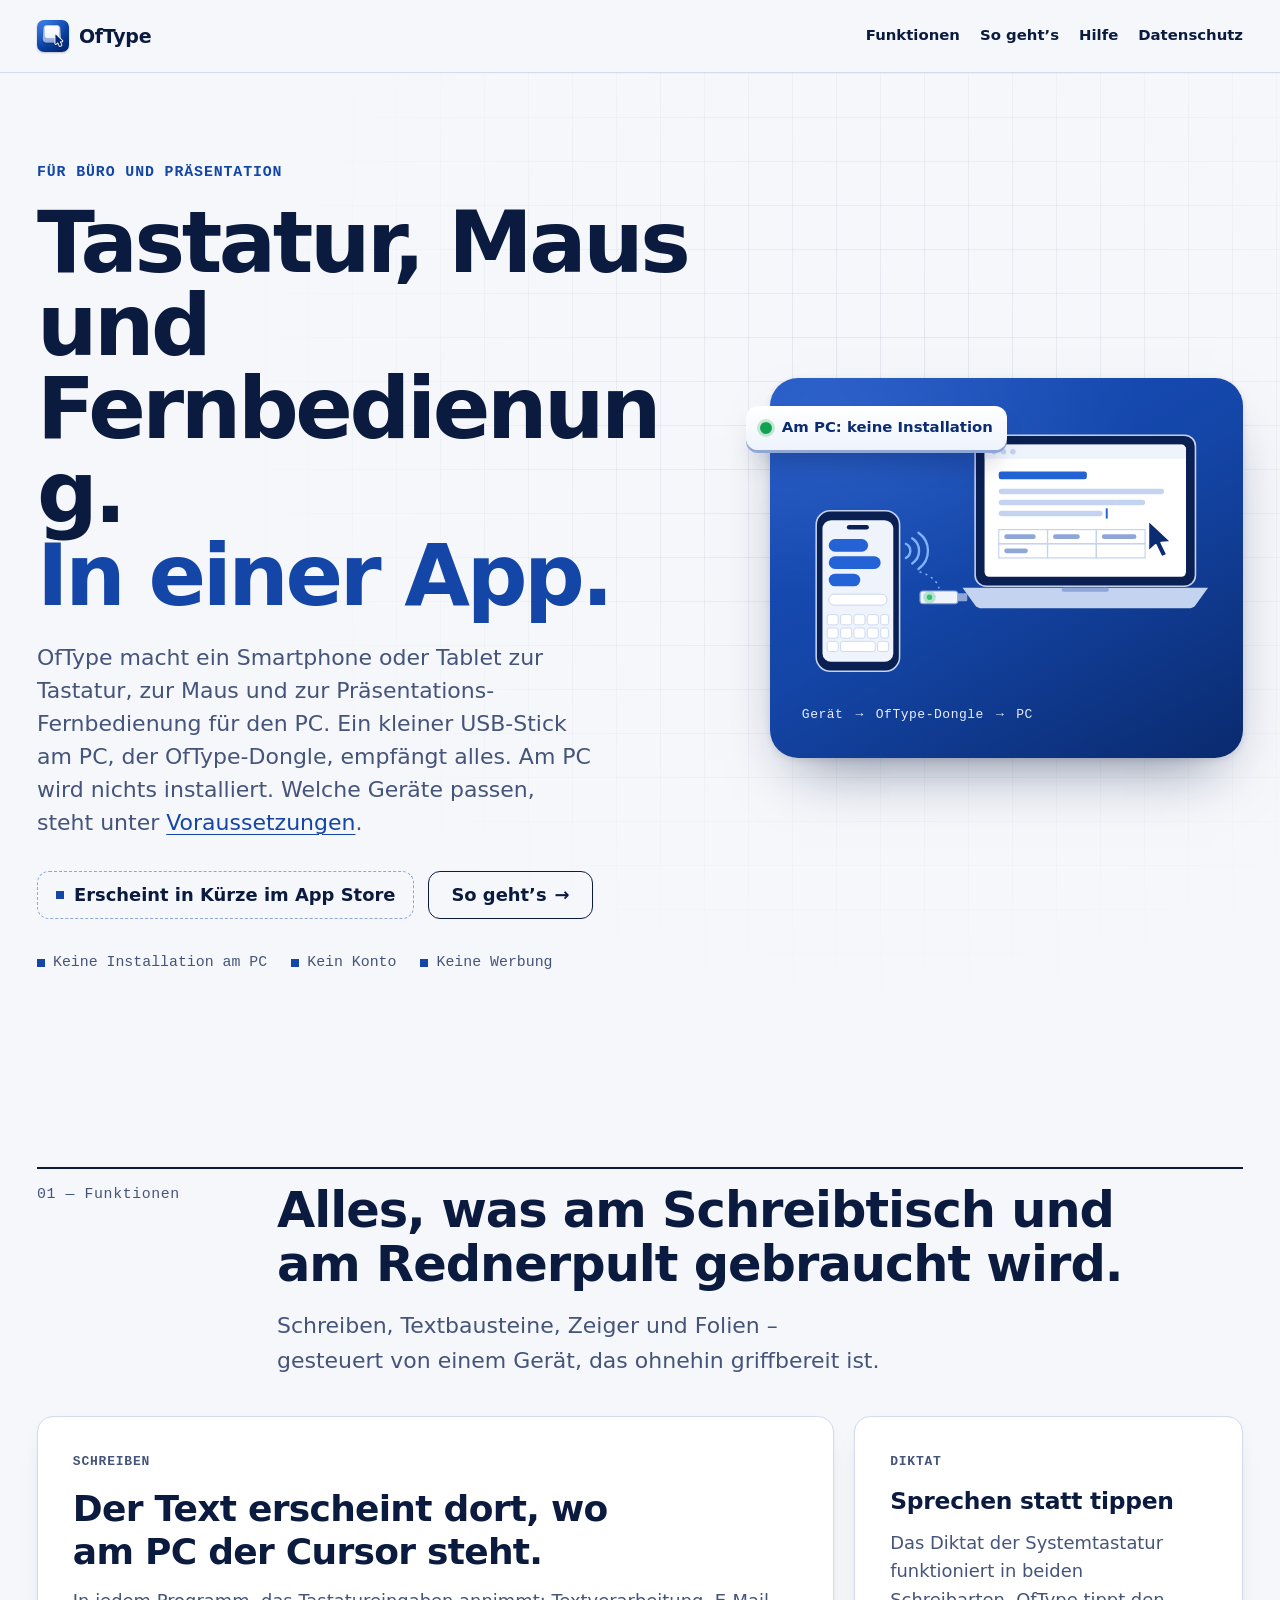
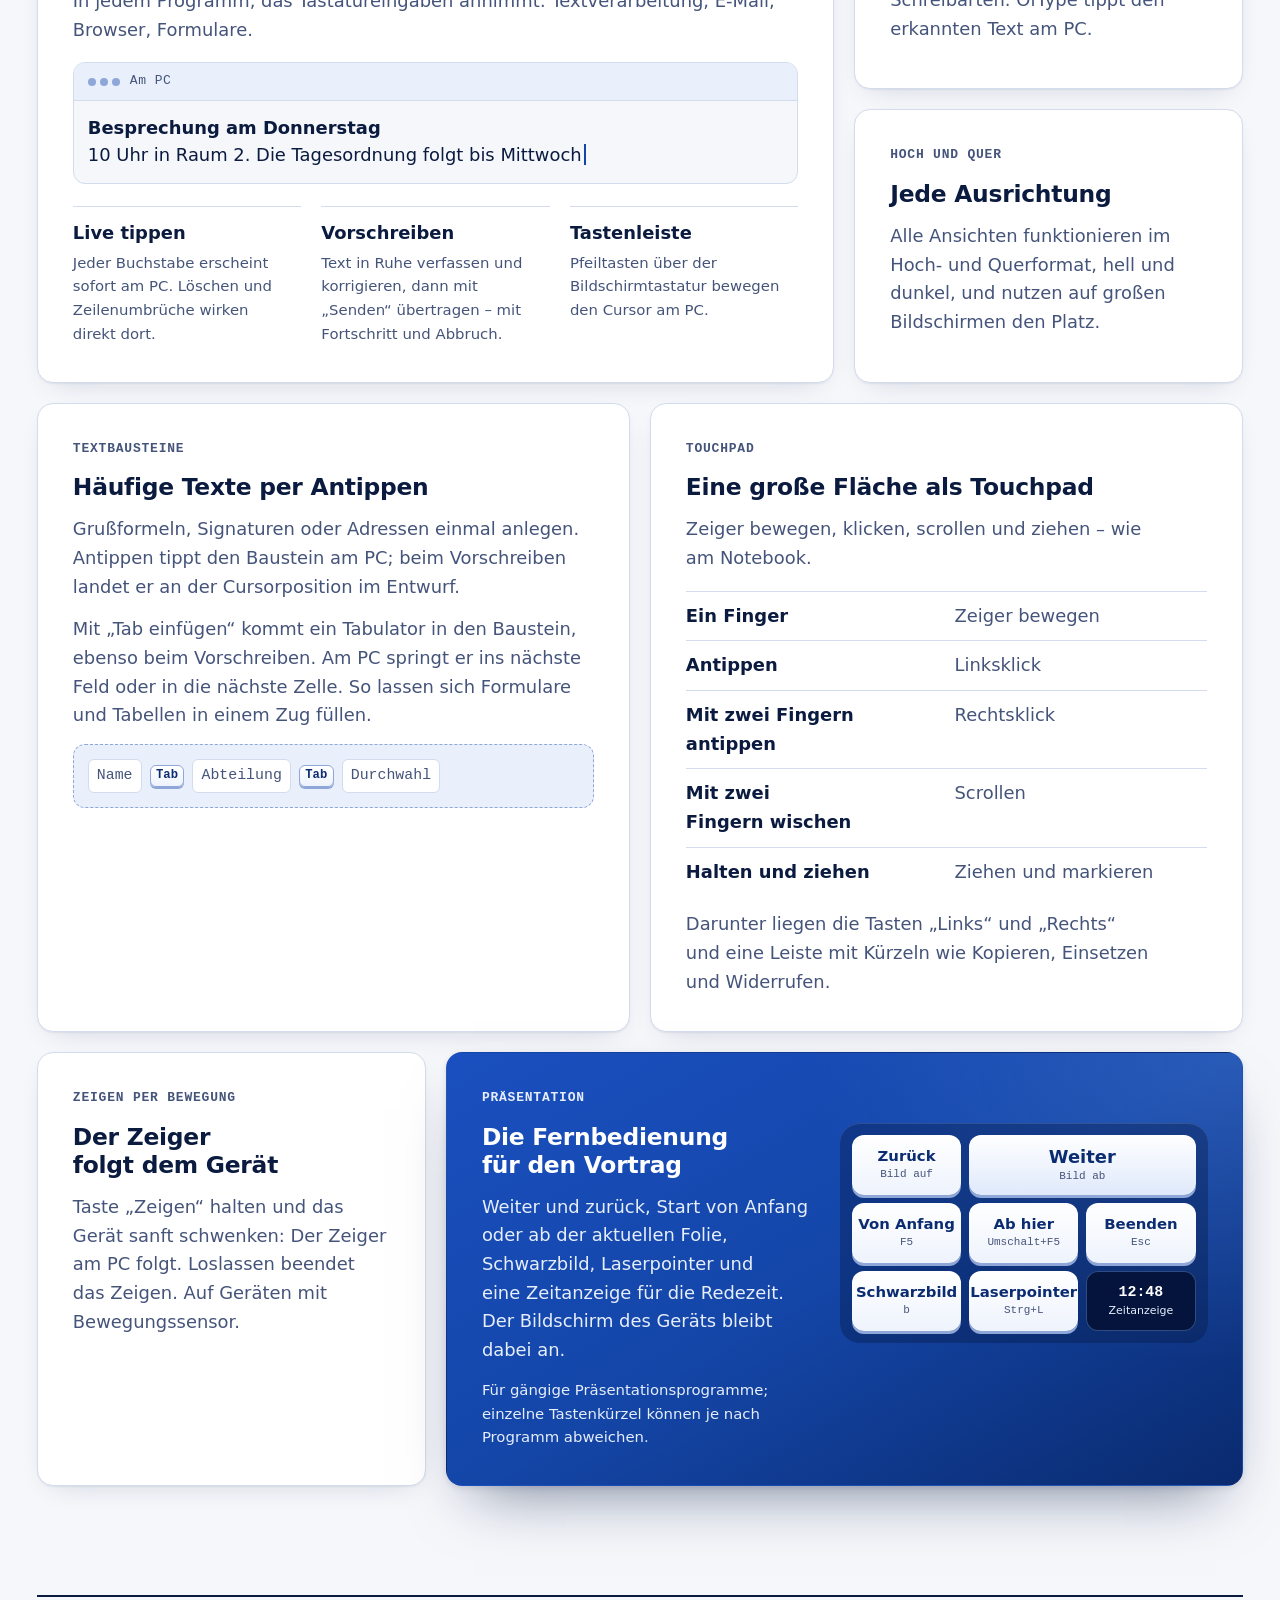
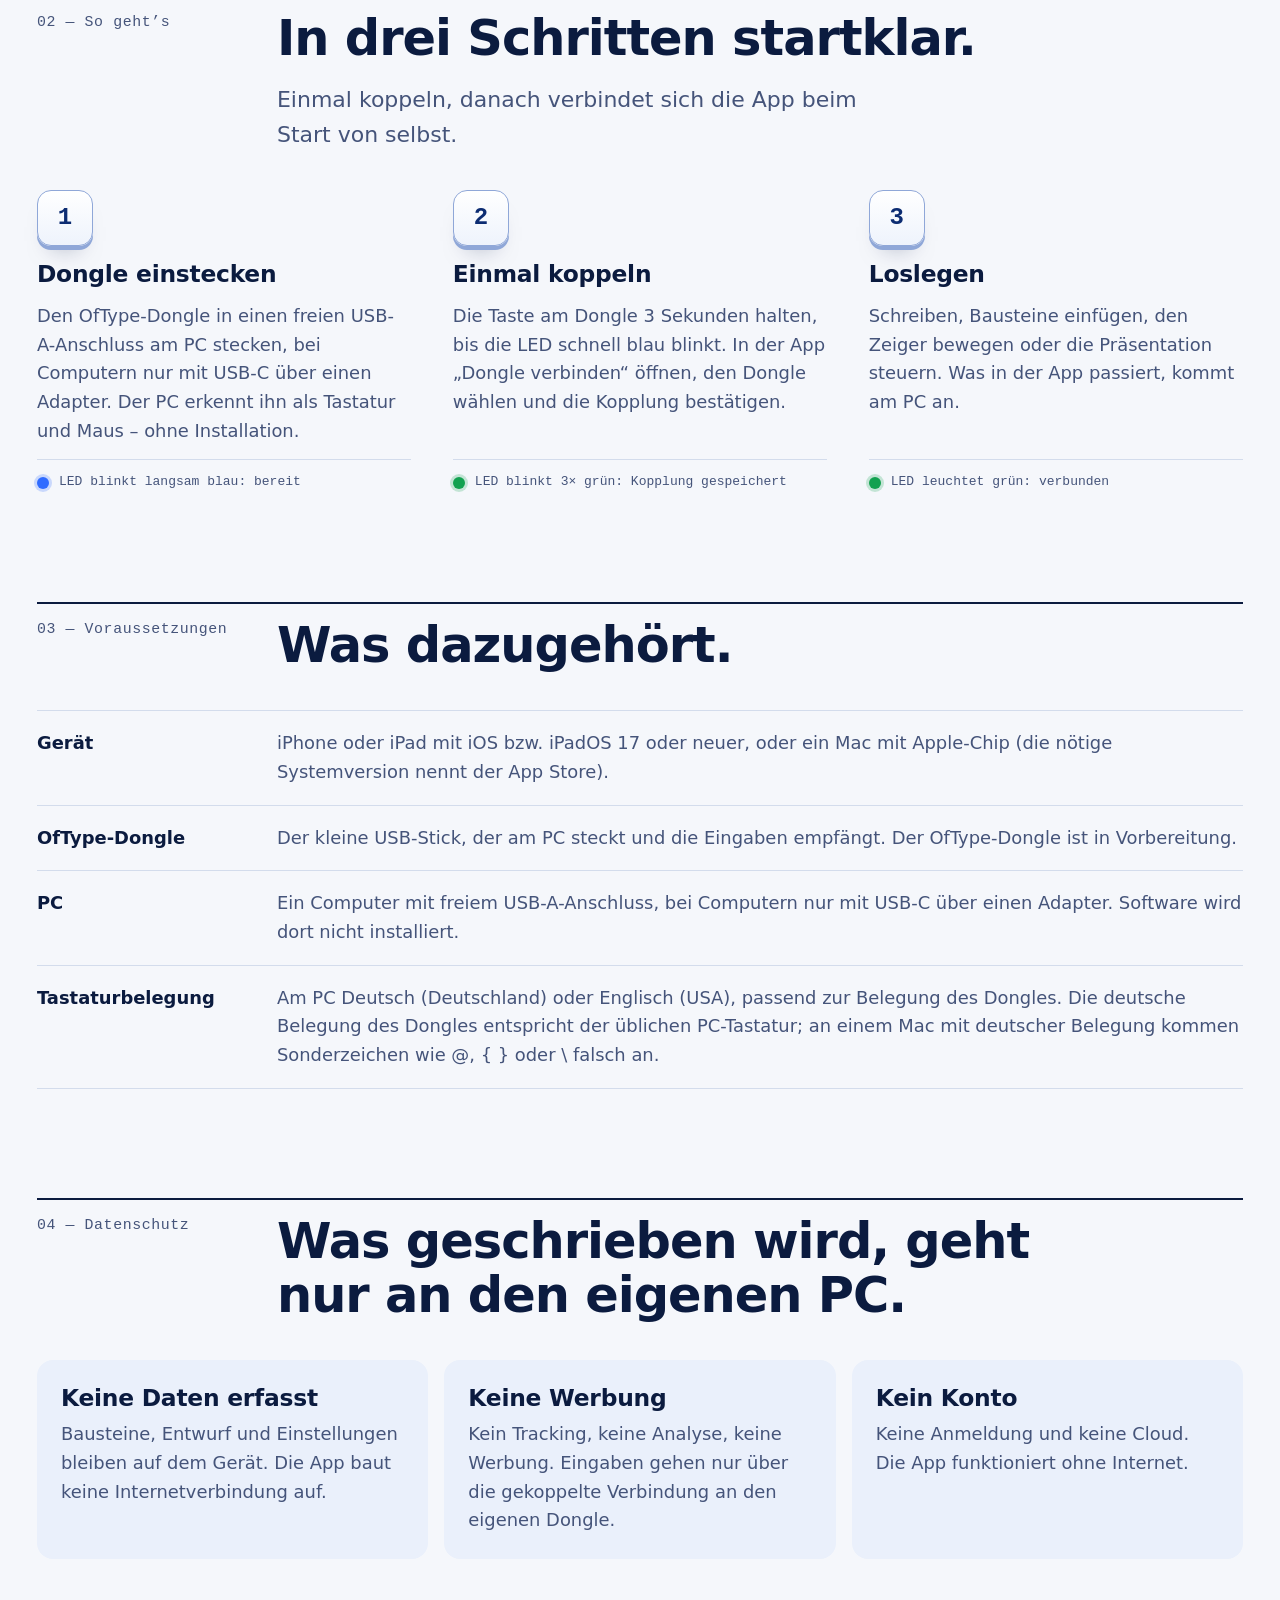
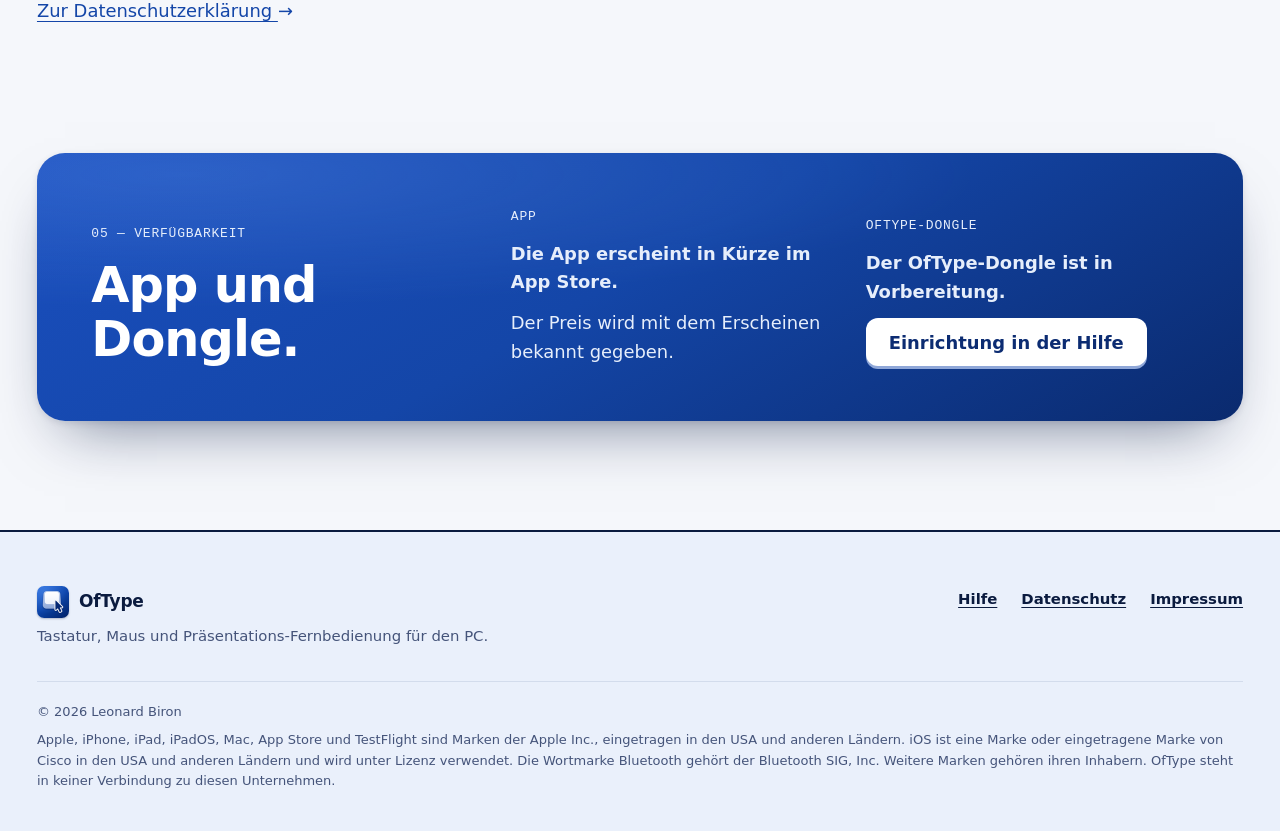
<file: index.html>
<!doctype html>
<html lang="de">
<head>
  <meta charset="utf-8">
  <meta name="viewport" content="width=device-width, initial-scale=1">
  <meta http-equiv="Content-Security-Policy" content="default-src 'none'; img-src 'self'; style-src 'self'; base-uri 'none'; form-action 'none'">
  <meta name="referrer" content="no-referrer">
  <title>OfType – Tastatur, Maus und Fernbedienung für den PC</title>
  <meta name="description" content="OfType macht Smartphone oder Tablet zur Tastatur, zur Maus und zur Präsentations-Fernbedienung für den PC. Ein kleiner USB-Stick empfängt alles, am PC wird nichts installiert.">
  <meta name="color-scheme" content="light dark">
  <meta name="theme-color" content="#f5f7fb" media="(prefers-color-scheme: light)">
  <meta name="theme-color" content="#061027" media="(prefers-color-scheme: dark)">
  <meta property="og:type" content="website">
  <meta property="og:locale" content="de_DE">
  <meta property="og:site_name" content="OfType">
  <meta property="og:title" content="OfType – Tastatur, Maus und Fernbedienung für den PC">
  <meta property="og:description" content="Schreiben, Textbausteine einfügen, den Zeiger bewegen und Präsentationen steuern. Am PC wird nichts installiert.">
  <link rel="icon" type="image/png" sizes="32x32" href="assets/icon-32.png">
  <link rel="icon" type="image/png" sizes="64x64" href="assets/icon-64.png">
  <link rel="apple-touch-icon" sizes="180x180" href="assets/icon-180.png">
  <link rel="stylesheet" href="assets/styles.css">
  <link rel="stylesheet" href="assets/start.css">
</head>
<body>
  <a class="skip-link" href="#inhalt">Zum Inhalt springen</a>

  <header class="site-header">
    <div class="wrap site-header__inner">
      <a class="brand" href="index.html" aria-label="OfType – Startseite">
        <img src="assets/icon-64.png" width="32" height="32" alt="">
        <span>OfType</span>
      </a>
      <nav class="site-nav" aria-label="Hauptnavigation">
        <ul>
          <li><a href="index.html#funktionen">Funktionen</a></li>
          <li><a href="index.html#so-gehts">So geht’s</a></li>
          <li><a href="hilfe.html">Hilfe</a></li>
          <li><a href="datenschutz.html">Datenschutz</a></li>
        </ul>
      </nav>
    </div>
  </header>

  <main id="inhalt">
    <section class="hero" aria-labelledby="hero-titel">
      <div class="wrap hero__grid">
        <div class="hero__text">
          <p class="eyebrow">Für Büro und Präsentation</p>
          <h1 class="hero__title" id="hero-titel">Tastatur, Maus und Fernbedienung. <span>In einer App.</span></h1>
          <p class="lead">OfType macht ein Smartphone oder Tablet zur Tastatur, zur Maus und zur Präsentations-Fernbedienung für den PC. Ein kleiner USB-Stick am PC, der OfType-Dongle, empfängt alles. Am PC wird nichts installiert. Welche Geräte passen, steht unter <a href="#voraussetzungen">Voraussetzungen</a>.</p>
          <div class="actions">
            <!-- SPAETER: APP-STORE-LINK -->
            <p class="soon">Erscheint in Kürze im App Store</p>
            <a class="button button--quiet" href="#so-gehts">So geht’s <span class="arrow" aria-hidden="true">→</span></a>
          </div>
          <ul class="facts" aria-label="Auf einen Blick">
            <li>Keine Installation am PC</li>
            <li>Kein Konto</li>
            <li>Keine Werbung</li>
          </ul>
        </div>

        <figure class="panel hero__visual">
          <svg viewBox="0 0 520 360" width="520" height="360" role="img" aria-labelledby="ill-titel" aria-describedby="ill-text">
            <title id="ill-titel">Vom Gerät über den Dongle zum PC</title>
            <desc id="ill-text">Schematische Zeichnung: Ein Smartphone sendet kabellos an einen kleinen USB-Stick, der seitlich in einem Notebook steckt. Auf dem Bildschirm erscheinen Text, eine Tabelle und ein Mauszeiger.</desc>
            <defs>
              <clipPath id="ill-screen-clip">
                <rect x="232" y="44" width="256" height="168" rx="6"/>
              </clipPath>
            </defs>

            <!-- Notebook -->
            <rect class="ill-lid" x="220" y="32" width="280" height="192" rx="14"/>
            <rect class="ill-screen" x="232" y="44" width="256" height="168" rx="6"/>
            <g clip-path="url(#ill-screen-clip)">
              <rect class="ill-bar" x="232" y="44" width="256" height="18"/>
              <circle class="ill-dot" cx="244" cy="53" r="3.5"/>
              <circle class="ill-dot" cx="256" cy="53" r="3.5"/>
              <circle class="ill-dot" cx="268" cy="53" r="3.5"/>
              <rect class="ill-heading" x="250" y="78" width="112" height="10" rx="3"/>
              <rect class="ill-line" x="250" y="100" width="210" height="7" rx="3.5"/>
              <rect class="ill-line" x="250" y="114" width="186" height="7" rx="3.5"/>
              <rect class="ill-line" x="250" y="128" width="132" height="7" rx="3.5"/>
              <rect class="ill-cursor" x="386" y="125" width="2.5" height="13"/>
              <rect class="ill-cell" x="250" y="152" width="62" height="18"/>
              <rect class="ill-cell" x="312" y="152" width="62" height="18"/>
              <rect class="ill-cell" x="374" y="152" width="62" height="18"/>
              <rect class="ill-cell" x="250" y="170" width="62" height="18"/>
              <rect class="ill-cell" x="312" y="170" width="62" height="18"/>
              <rect class="ill-cell" x="374" y="170" width="62" height="18"/>
              <rect class="ill-line--soft" x="257" y="158" width="40" height="6" rx="3"/>
              <rect class="ill-line--soft" x="319" y="158" width="34" height="6" rx="3"/>
              <rect class="ill-line--soft" x="381" y="158" width="44" height="6" rx="3"/>
              <rect class="ill-line--soft" x="257" y="176" width="30" height="6" rx="3"/>
            </g>
            <path class="ill-pointer" d="M440 140 v40 l9.5 -8.5 l7.5 15.5 l7 -3.2 l-7.4 -15.2 l12.6 -1 z"/>
            <path class="ill-deck" d="M204 226 H516 L500 248 Q497 252 491 252 H229 Q223 252 220 248 Z"/>
            <rect class="ill-deck-lip" x="330" y="226" width="60" height="5" rx="2.5"/>

            <!-- Dongle seitlich im Notebook -->
            <rect class="ill-plug" x="196" y="233" width="14" height="10" rx="1.5"/>
            <rect class="ill-stick" x="150" y="230" width="48" height="16" rx="4"/>
            <circle class="ill-led-glow" cx="162" cy="238" r="8"/>
            <circle class="ill-led" cx="162" cy="238" r="3.5"/>

            <!-- Funkwellen und Weg vom Gerät zum Dongle -->
            <path class="ill-wave ill-wave--1" d="M132 170 a10 10 0 0 1 0 18"/>
            <path class="ill-wave ill-wave--2" d="M140 163 a19 19 0 0 1 0 32"/>
            <path class="ill-wave ill-wave--3" d="M148 156 a28 28 0 0 1 0 46"/>
            <path class="ill-path" d="M150 206 C 164 210, 172 218, 174 226"/>

            <!-- Smartphone -->
            <rect class="ill-phone" x="18" y="128" width="106" height="204" rx="18"/>
            <rect class="ill-phone-screen" x="26" y="140" width="90" height="180" rx="11"/>
            <rect class="ill-notch" x="57" y="146" width="28" height="6" rx="3"/>
            <rect class="ill-bubble" x="34" y="164" width="50" height="16" rx="8"/>
            <rect class="ill-bubble" x="34" y="186" width="66" height="16" rx="8"/>
            <rect class="ill-bubble" x="34" y="208" width="40" height="16" rx="8"/>
            <rect class="ill-input" x="34" y="234" width="74" height="14" rx="7"/>
            <g>
              <rect class="ill-key" x="32" y="260" width="14" height="13" rx="3"/>
              <rect class="ill-key" x="49" y="260" width="14" height="13" rx="3"/>
              <rect class="ill-key" x="66" y="260" width="14" height="13" rx="3"/>
              <rect class="ill-key" x="83" y="260" width="14" height="13" rx="3"/>
              <rect class="ill-key" x="100" y="260" width="10" height="13" rx="3"/>
              <rect class="ill-key" x="32" y="277" width="14" height="13" rx="3"/>
              <rect class="ill-key" x="49" y="277" width="14" height="13" rx="3"/>
              <rect class="ill-key" x="66" y="277" width="14" height="13" rx="3"/>
              <rect class="ill-key" x="83" y="277" width="14" height="13" rx="3"/>
              <rect class="ill-key" x="100" y="277" width="10" height="13" rx="3"/>
              <rect class="ill-key" x="32" y="294" width="14" height="13" rx="3"/>
              <rect class="ill-key" x="49" y="294" width="44" height="13" rx="3"/>
              <rect class="ill-key" x="96" y="294" width="14" height="13" rx="3"/>
            </g>
          </svg>
          <p class="panel__tag"><span class="led led--green" aria-hidden="true"></span> Am PC: keine Installation</p>
          <figcaption>
            <span>Gerät</span><span aria-hidden="true">→</span><span>OfType-Dongle</span><span aria-hidden="true">→</span><span>PC</span>
          </figcaption>
        </figure>
      </div>
    </section>

    <section class="section" id="funktionen" aria-labelledby="funktionen-titel">
      <div class="wrap">
        <div class="section__head">
          <p class="section__index">01 — Funktionen</p>
          <h2 id="funktionen-titel">Alles, was am Schreibtisch und am Rednerpult gebraucht wird.</h2>
          <p class="section__intro">Schreiben, Textbausteine, Zeiger und Folien – gesteuert von einem Gerät, das ohnehin griffbereit ist.</p>
        </div>

        <ul class="bento">
          <li class="tile tile--write">
            <p class="tile__tag">Schreiben</p>
            <h3>Der Text erscheint dort, wo am PC der Cursor steht.</h3>
            <p>In jedem Programm, das Tastatureingaben annimmt: Textverarbeitung, E-Mail, Browser, Formulare.</p>
            <div class="type-demo" aria-hidden="true">
              <p class="type-demo__bar">Am PC</p>
              <p class="type-demo__text"><strong>Besprechung am Donnerstag</strong><br>10 Uhr in Raum 2. Die Tagesordnung folgt bis Mittwoch<span class="type-demo__cursor"></span></p>
            </div>
            <ul class="modes">
              <li><strong>Live tippen</strong>Jeder Buchstabe erscheint sofort am PC. Löschen und Zeilenumbrüche wirken direkt dort.</li>
              <li><strong>Vorschreiben</strong>Text in Ruhe verfassen und korrigieren, dann mit „Senden“ übertragen – mit Fortschritt und Abbruch.</li>
              <li><strong>Tastenleiste</strong>Pfeiltasten über der Bildschirmtastatur bewegen den Cursor am PC.</li>
            </ul>
          </li>

          <li class="tile tile--dictate">
            <p class="tile__tag">Diktat</p>
            <h3>Sprechen statt tippen</h3>
            <p>Das Diktat der Systemtastatur funktioniert in beiden Schreibarten. OfType tippt den erkannten Text am PC.</p>
          </li>

          <li class="tile tile--formats">
            <p class="tile__tag">Hoch und quer</p>
            <h3>Jede Ausrichtung</h3>
            <p>Alle Ansichten funktionieren im Hoch- und Querformat, hell und dunkel, und nutzen auf großen Bildschirmen den Platz.</p>
          </li>

          <li class="tile tile--snippets">
            <p class="tile__tag">Textbausteine</p>
            <h3>Häufige Texte per Antippen</h3>
            <p>Grußformeln, Signaturen oder Adressen einmal anlegen. Antippen tippt den Baustein am PC; beim Vorschreiben landet er an der Cursorposition im Entwurf.</p>
            <p>Mit „Tab einfügen“ kommt ein Tabulator in den Baustein, ebenso beim Vorschreiben. Am PC springt er ins nächste Feld oder in die nächste Zelle. So lassen sich Formulare und Tabellen in einem Zug füllen.</p>
            <p class="tab-demo">
              <span class="visually-hidden">Beispiel:</span><span>Name</span><kbd>Tab</kbd><span>Abteilung</span><kbd>Tab</kbd><span>Durchwahl</span>
            </p>
          </li>

          <li class="tile tile--touchpad">
            <p class="tile__tag">Touchpad</p>
            <h3>Eine große Fläche als Touchpad</h3>
            <p>Zeiger bewegen, klicken, scrollen und ziehen – wie am Notebook.</p>
            <dl class="pairs">
              <div><dt>Ein Finger</dt><dd>Zeiger bewegen</dd></div>
              <div><dt>Antippen</dt><dd>Linksklick</dd></div>
              <div><dt>Mit zwei Fingern antippen</dt><dd>Rechtsklick</dd></div>
              <div><dt>Mit zwei Fingern wischen</dt><dd>Scrollen</dd></div>
              <div><dt>Halten und ziehen</dt><dd>Ziehen und markieren</dd></div>
            </dl>
            <p>Darunter liegen die Tasten „Links“ und „Rechts“ und eine Leiste mit Kürzeln wie Kopieren, Einsetzen und Widerrufen.</p>
          </li>

          <li class="tile tile--motion">
            <p class="tile__tag">Zeigen per Bewegung</p>
            <h3>Der Zeiger folgt dem Gerät</h3>
            <p>Taste „Zeigen“ halten und das Gerät sanft schwenken: Der Zeiger am PC folgt. Loslassen beendet das Zeigen. Auf Geräten mit Bewegungssensor.</p>
          </li>

          <li class="tile tile--present">
            <p class="tile__tag">Präsentation</p>
            <div class="present">
              <div>
                <h3>Die Fernbedienung für den Vortrag</h3>
                <p>Weiter und zurück, Start von Anfang oder ab der aktuellen Folie, Schwarzbild, Laserpointer und eine Zeitanzeige für die Redezeit. Der Bildschirm des Geräts bleibt dabei an.</p>
                <p class="tile__note">Für gängige Präsentationsprogramme; einzelne Tastenkürzel können je nach Programm abweichen.</p>
              </div>
              <ul class="remote" aria-label="Tasten im Bereich Präsentation">
                <li>Zurück <small>Bild auf</small></li>
                <li class="remote__next">Weiter <small>Bild ab</small></li>
                <li>Von Anfang <small>F5</small></li>
                <li>Ab hier <small>Umschalt+F5</small></li>
                <li>Beenden <small>Esc</small></li>
                <li>Schwarzbild <small>b</small></li>
                <li>Laserpointer <small>Strg+L</small></li>
                <li class="remote__timer">12:48 <small>Zeitanzeige</small></li>
              </ul>
            </div>
          </li>
        </ul>
      </div>
    </section>

    <section class="section" id="so-gehts" aria-labelledby="so-gehts-titel">
      <div class="wrap">
        <div class="section__head">
          <p class="section__index">02 — So geht’s</p>
          <h2 id="so-gehts-titel">In drei Schritten startklar.</h2>
          <p class="section__intro">Einmal koppeln, danach verbindet sich die App beim Start von selbst.</p>
        </div>
        <ol class="steps">
          <li>
            <h3>Dongle einstecken</h3>
            <p>Den OfType-Dongle in einen freien USB-A-Anschluss am PC stecken, bei Computern nur mit USB-C über einen Adapter. Der PC erkennt ihn als Tastatur und Maus – ohne Installation.</p>
            <p class="led-hint"><span class="led led--blink" aria-hidden="true"></span> LED blinkt langsam blau: bereit</p>
          </li>
          <li>
            <h3>Einmal koppeln</h3>
            <p>Die Taste am Dongle 3 Sekunden halten, bis die LED schnell blau blinkt. In der App „Dongle verbinden“ öffnen, den Dongle wählen und die Kopplung bestätigen.</p>
            <p class="led-hint"><span class="led led--green" aria-hidden="true"></span> LED blinkt 3× grün: Kopplung gespeichert</p>
          </li>
          <li>
            <h3>Loslegen</h3>
            <p>Schreiben, Bausteine einfügen, den Zeiger bewegen oder die Präsentation steuern. Was in der App passiert, kommt am PC an.</p>
            <p class="led-hint"><span class="led led--green" aria-hidden="true"></span> LED leuchtet grün: verbunden</p>
          </li>
        </ol>
      </div>
    </section>

    <section class="section" id="voraussetzungen" aria-labelledby="voraussetzungen-titel">
      <div class="wrap">
        <div class="section__head">
          <p class="section__index">03 — Voraussetzungen</p>
          <h2 id="voraussetzungen-titel">Was dazugehört.</h2>
        </div>
        <dl class="specs">
          <div>
            <dt>Gerät</dt>
            <dd>iPhone oder iPad mit iOS bzw. iPadOS 17 oder neuer, oder ein Mac mit Apple-Chip (die nötige Systemversion nennt der App Store).</dd>
          </div>
          <div>
            <dt>OfType-Dongle</dt>
            <dd>Der kleine USB-Stick, der am PC steckt und die Eingaben empfängt. <!-- SPAETER: BEZUG -->Der OfType-Dongle ist in Vorbereitung.</dd>
          </div>
          <div>
            <dt>PC</dt>
            <dd>Ein Computer mit freiem USB-A-Anschluss, bei Computern nur mit USB-C über einen Adapter. Software wird dort nicht installiert.</dd>
          </div>
          <div>
            <dt>Tastaturbelegung</dt>
            <dd>Am PC Deutsch (Deutschland) oder Englisch (USA), passend zur Belegung des Dongles. Die deutsche Belegung des Dongles entspricht der üblichen PC-Tastatur; an einem Mac mit deutscher Belegung kommen Sonderzeichen wie @, { } oder \ falsch an.</dd>
          </div>
        </dl>
      </div>
    </section>

    <section class="section" id="datenschutz-kurz" aria-labelledby="datenschutz-kurz-titel">
      <div class="wrap">
        <div class="section__head">
          <p class="section__index">04 — Datenschutz</p>
          <h2 id="datenschutz-kurz-titel">Was geschrieben wird, geht nur an den eigenen PC.</h2>
        </div>
        <ul class="pledges">
          <li>
            <h3>Keine Daten erfasst</h3>
            <p>Bausteine, Entwurf und Einstellungen bleiben auf dem Gerät. Die App baut keine Internetverbindung auf.</p>
          </li>
          <li>
            <h3>Keine Werbung</h3>
            <p>Kein Tracking, keine Analyse, keine Werbung. Eingaben gehen nur über die gekoppelte Verbindung an den eigenen Dongle.</p>
          </li>
          <li>
            <h3>Kein Konto</h3>
            <p>Keine Anmeldung und keine Cloud. Die App funktioniert ohne Internet.</p>
          </li>
        </ul>
        <p><a href="datenschutz.html">Zur Datenschutzerklärung <span class="arrow" aria-hidden="true">→</span></a></p>
      </div>
    </section>

    <section class="section" id="verfuegbarkeit" aria-labelledby="verfuegbarkeit-titel">
      <div class="wrap">
        <div class="panel availability">
          <div>
            <p class="availability__label">05 — Verfügbarkeit</p>
            <h2 id="verfuegbarkeit-titel">App und Dongle.</h2>
          </div>
          <div class="availability__item">
            <p class="availability__label">App</p>
            <!-- SPAETER: APP-STORE-LINK -->
            <p class="availability__value">Die App erscheint in Kürze im App Store.</p>
            <!-- SPAETER: PREIS -->
            <p>Der Preis wird mit dem Erscheinen bekannt gegeben.</p>
          </div>
          <div class="availability__item">
            <p class="availability__label">OfType-Dongle</p>
            <!-- SPAETER: BEZUG -->
            <p class="availability__value">Der OfType-Dongle ist in Vorbereitung.</p>
            <a class="button button--on-panel" href="hilfe.html#einrichtung">Einrichtung in der Hilfe</a>
          </div>
        </div>
      </div>
    </section>
  </main>

  <footer class="site-footer">
    <div class="wrap">
      <div class="site-footer__grid">
        <div>
          <a class="brand" href="index.html">
            <img src="assets/icon-64.png" width="32" height="32" alt="">
            <span>OfType</span>
          </a>
          <p>Tastatur, Maus und Präsentations-Fernbedienung für den PC.</p>
        </div>
        <nav aria-label="Rechtliches und Hilfe">
          <ul>
            <li><a href="hilfe.html">Hilfe</a></li>
            <li><a href="datenschutz.html">Datenschutz</a></li>
            <li><a href="impressum.html">Impressum</a></li>
          </ul>
        </nav>
      </div>
      <div class="site-footer__legal">
        <p>© 2026 Leonard Biron</p>
        <p>Apple, iPhone, iPad, iPadOS, Mac, App Store und TestFlight sind Marken der Apple Inc., eingetragen in den USA und anderen Ländern. iOS ist eine Marke oder eingetragene Marke von Cisco in den USA und anderen Ländern und wird unter Lizenz verwendet. Die Wortmarke Bluetooth gehört der Bluetooth SIG, Inc. Weitere Marken gehören ihren Inhabern. OfType steht in keiner Verbindung zu diesen Unternehmen.</p>
      </div>
    </div>
  </footer>
</body>
</html>
</file>
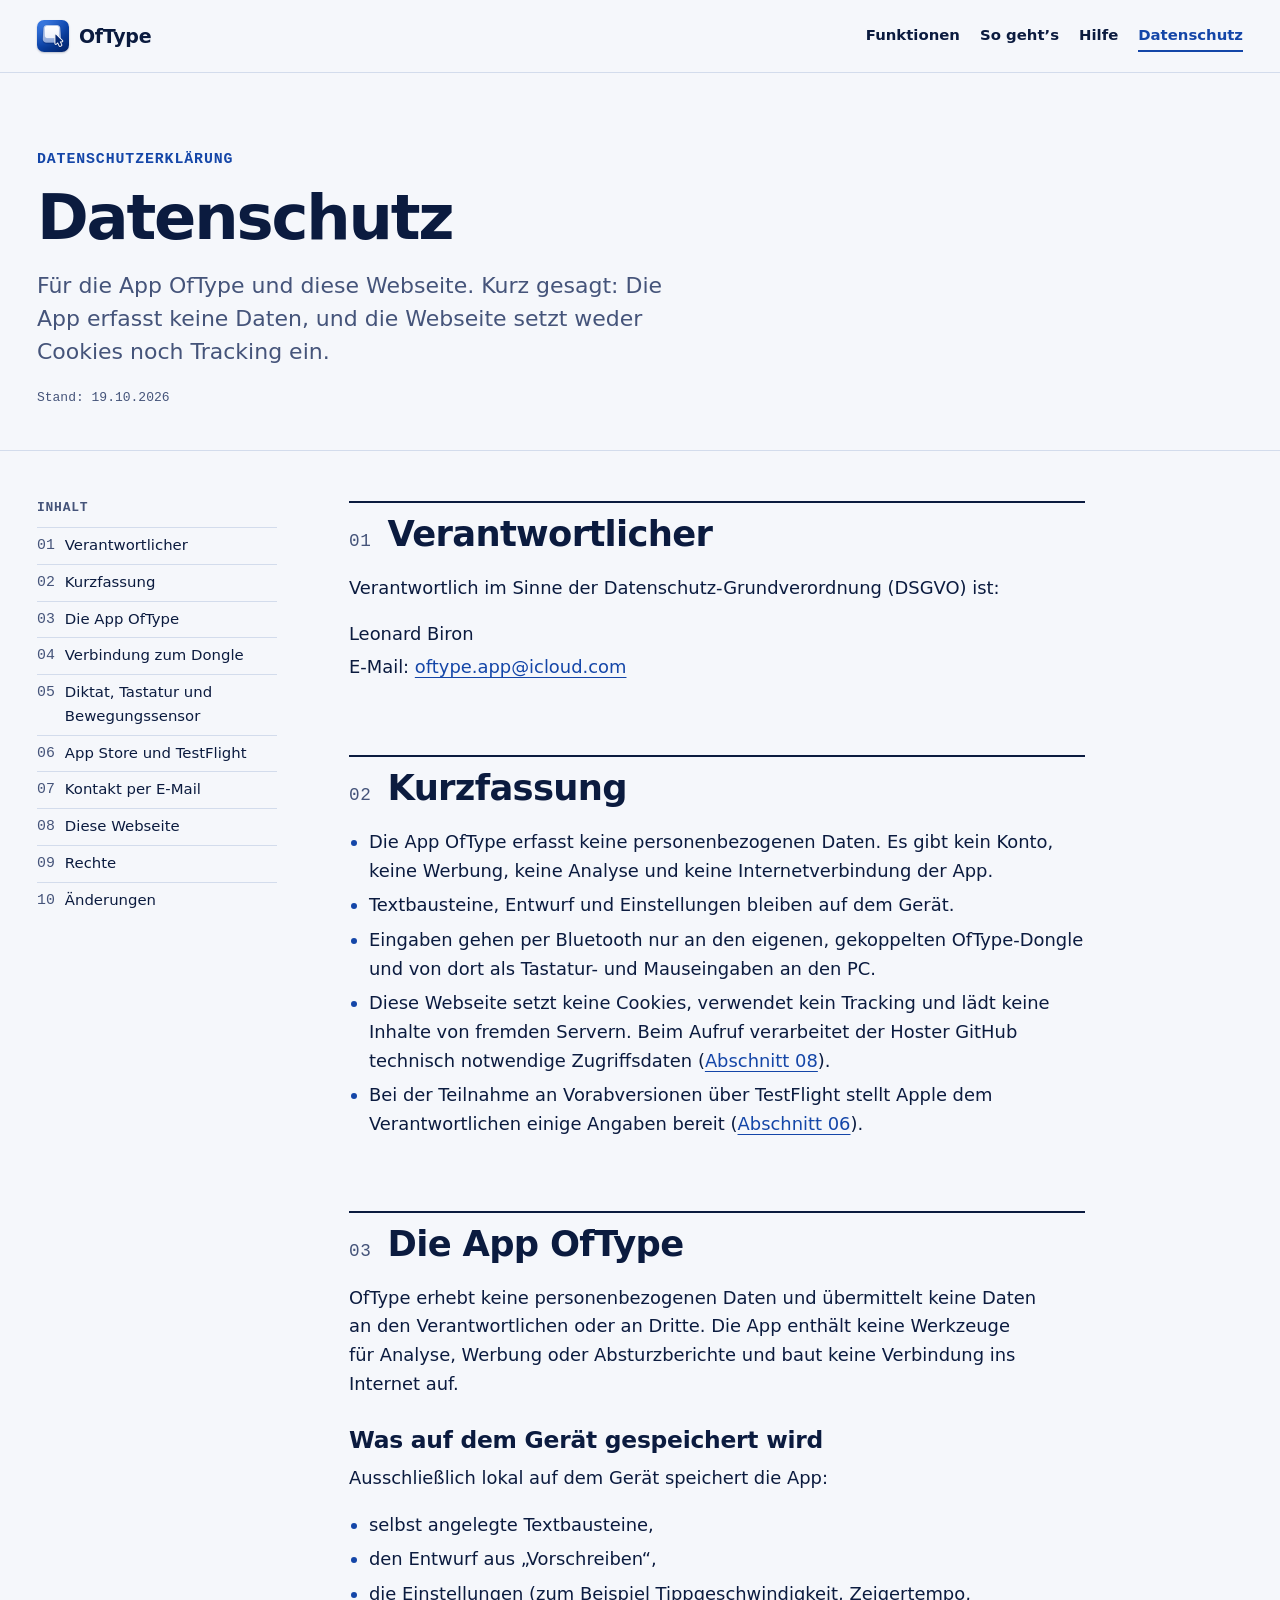
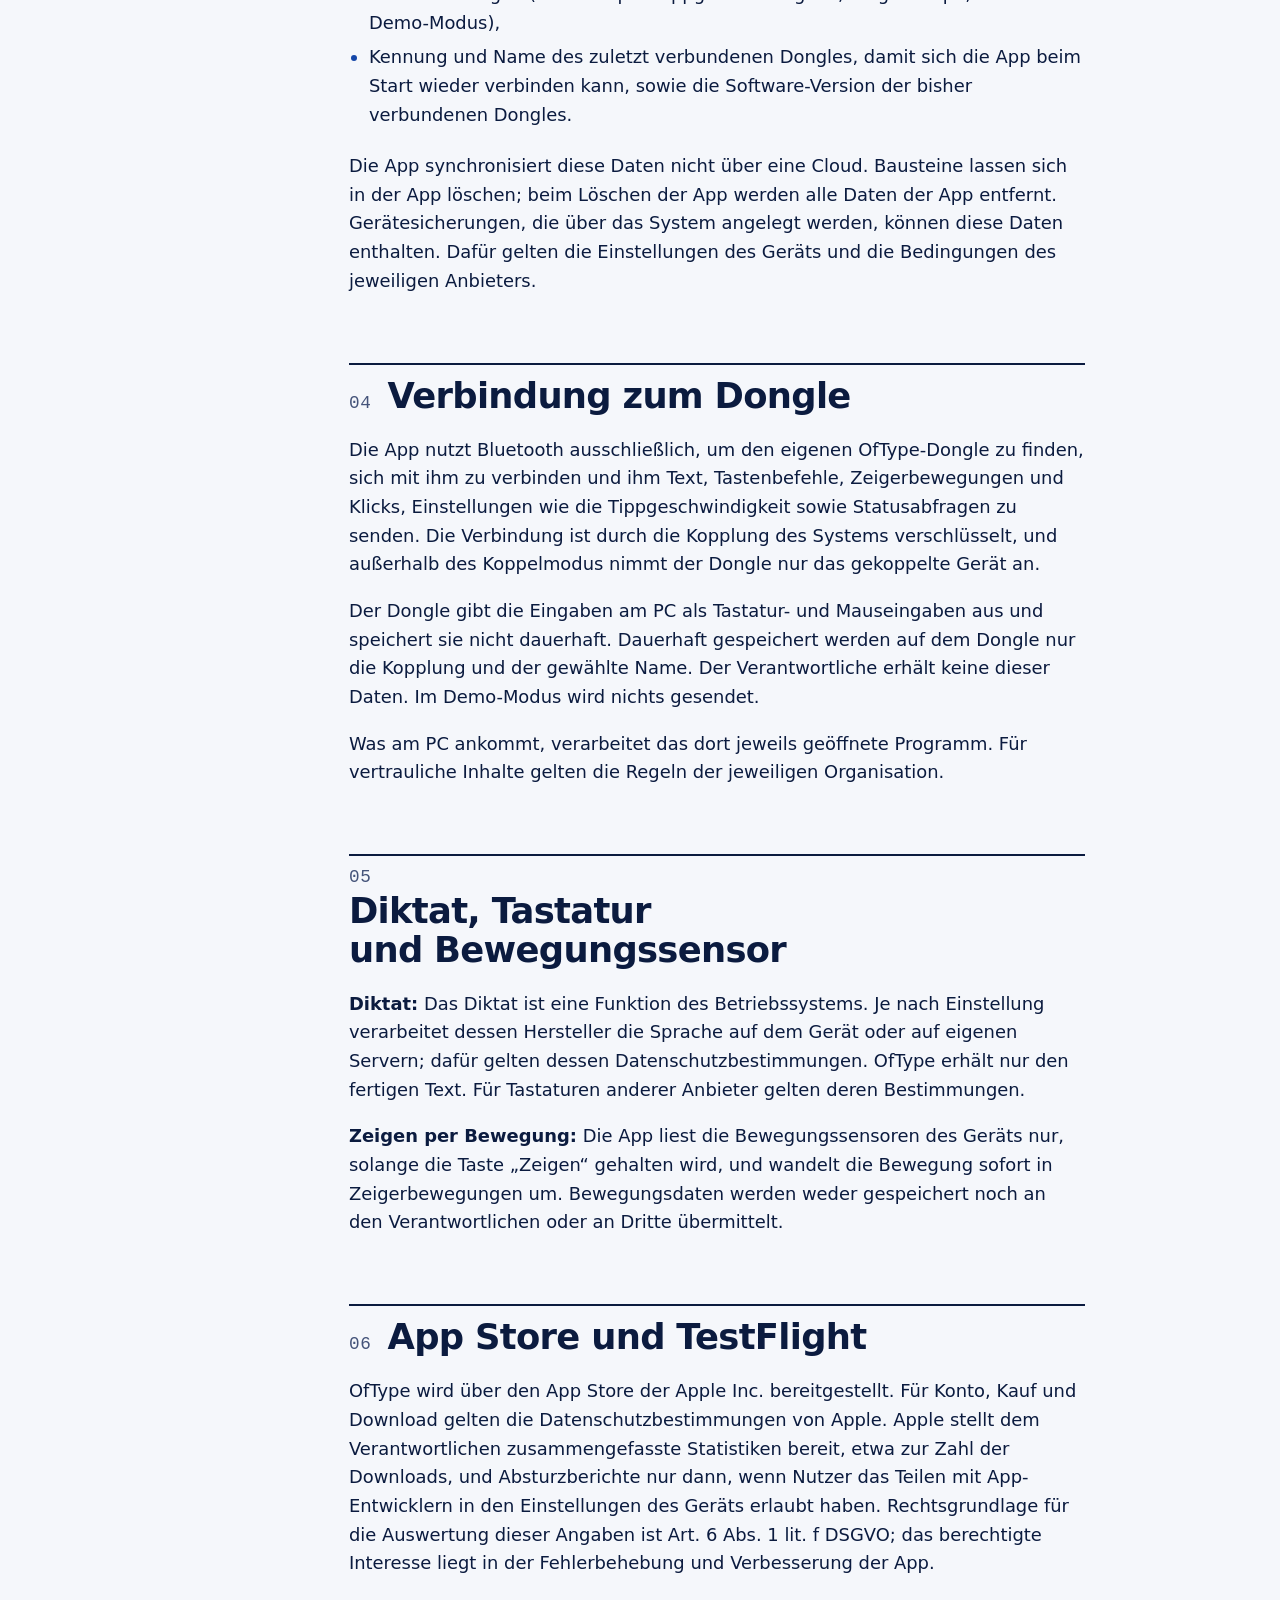
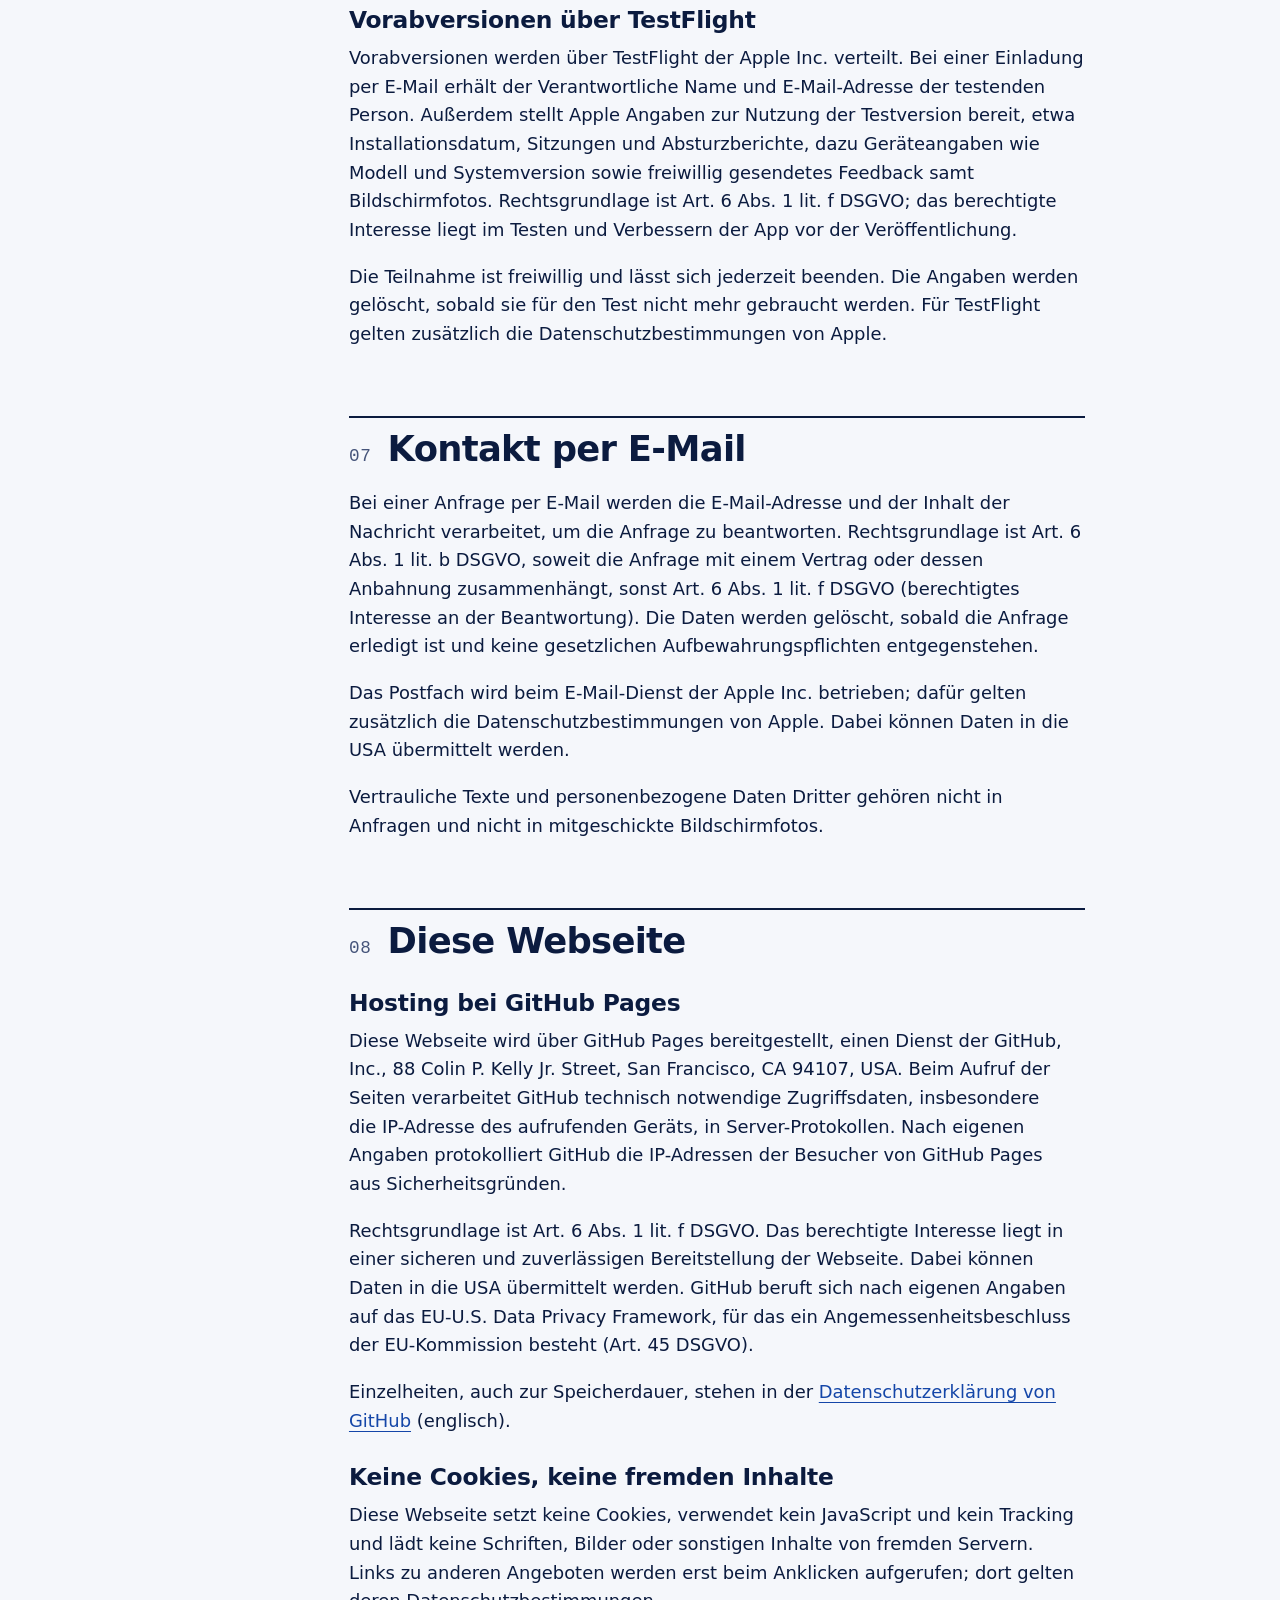
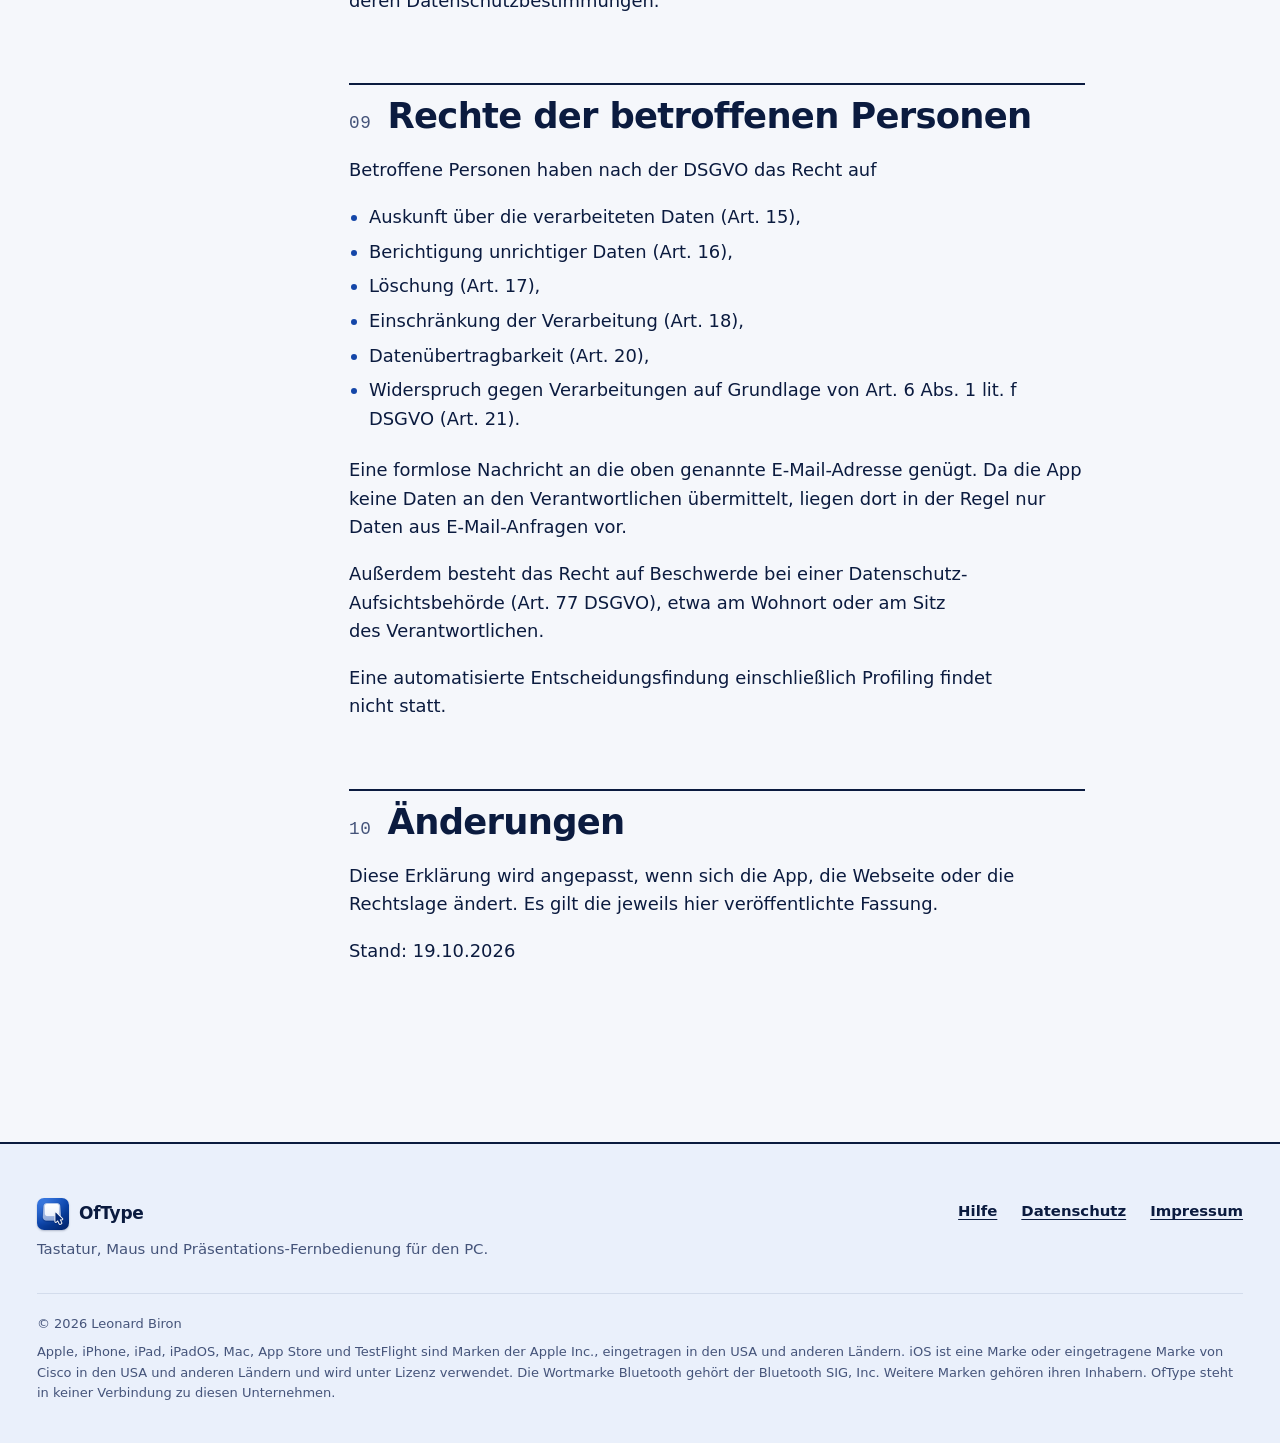
<file: datenschutz.html>
<!doctype html>
<html lang="de">
<head>
  <meta charset="utf-8">
  <meta name="viewport" content="width=device-width, initial-scale=1">
  <meta http-equiv="Content-Security-Policy" content="default-src 'none'; img-src 'self'; style-src 'self'; base-uri 'none'; form-action 'none'">
  <meta name="referrer" content="no-referrer">
  <title>Datenschutz – OfType</title>
  <meta name="description" content="Datenschutzerklärung für die App OfType und diese Webseite: keine Datenerfassung in der App, keine Cookies, kein Tracking.">
  <meta name="color-scheme" content="light dark">
  <meta name="theme-color" content="#f5f7fb" media="(prefers-color-scheme: light)">
  <meta name="theme-color" content="#061027" media="(prefers-color-scheme: dark)">
  <link rel="icon" type="image/png" sizes="32x32" href="assets/icon-32.png">
  <link rel="icon" type="image/png" sizes="64x64" href="assets/icon-64.png">
  <link rel="apple-touch-icon" sizes="180x180" href="assets/icon-180.png">
  <link rel="stylesheet" href="assets/styles.css">
  <link rel="stylesheet" href="assets/doc.css">
</head>
<body>
  <a class="skip-link" href="#inhalt">Zum Inhalt springen</a>

  <header class="site-header">
    <div class="wrap site-header__inner">
      <a class="brand" href="index.html" aria-label="OfType – Startseite">
        <img src="assets/icon-64.png" width="32" height="32" alt="">
        <span>OfType</span>
      </a>
      <nav class="site-nav" aria-label="Hauptnavigation">
        <ul>
          <li><a href="index.html#funktionen">Funktionen</a></li>
          <li><a href="index.html#so-gehts">So geht’s</a></li>
          <li><a href="hilfe.html">Hilfe</a></li>
          <li><a href="datenschutz.html" aria-current="page">Datenschutz</a></li>
        </ul>
      </nav>
    </div>
  </header>

  <main id="inhalt">
    <div class="page-head">
      <div class="wrap">
        <p class="eyebrow">Datenschutzerklärung</p>
        <h1>Datenschutz</h1>
        <p class="lead">Für die App OfType und diese Webseite. Kurz gesagt: Die App erfasst keine Daten, und die Webseite setzt weder Cookies noch Tracking ein.</p>
        <p class="page-meta">Stand: 19.10.2026</p>
      </div>
    </div>

    <div class="wrap doc">
      <nav class="toc" aria-labelledby="toc-titel">
        <h2 id="toc-titel">Inhalt</h2>
        <ol>
          <li><a href="#verantwortlicher">Verantwortlicher</a></li>
          <li><a href="#kurzfassung">Kurzfassung</a></li>
          <li><a href="#app">Die App OfType</a></li>
          <li><a href="#bluetooth">Verbindung zum Dongle</a></li>
          <li><a href="#system">Diktat, Tastatur und Bewegungssensor</a></li>
          <li><a href="#app-store">App Store und TestFlight</a></li>
          <li><a href="#kontakt">Kontakt per E-Mail</a></li>
          <li><a href="#webseite">Diese Webseite</a></li>
          <li><a href="#rechte">Rechte</a></li>
          <li><a href="#aenderungen">Änderungen</a></li>
        </ol>
      </nav>

      <div class="prose prose--numbered">
        <section id="verantwortlicher" aria-labelledby="verantwortlicher-titel">
          <h2 id="verantwortlicher-titel">Verantwortlicher</h2>
          <p>Verantwortlich im Sinne der Datenschutz-Grundverordnung (DSGVO) ist:</p>
          <address class="imprint">
            <span>Leonard Biron</span>
            <span>E-Mail: <a href="mailto:oftype.app@icloud.com">oftype.app@icloud.com</a></span>
          </address>
        </section>

        <section id="kurzfassung" aria-labelledby="kurzfassung-titel">
          <h2 id="kurzfassung-titel">Kurzfassung</h2>
          <ul>
            <li>Die App OfType erfasst keine personenbezogenen Daten. Es gibt kein Konto, keine Werbung, keine Analyse und keine Internetverbindung der App.</li>
            <li>Textbausteine, Entwurf und Einstellungen bleiben auf dem Gerät.</li>
            <li>Eingaben gehen per Bluetooth nur an den eigenen, gekoppelten OfType-Dongle und von dort als Tastatur- und Mauseingaben an den PC.</li>
            <li>Diese Webseite setzt keine Cookies, verwendet kein Tracking und lädt keine Inhalte von fremden Servern. Beim Aufruf verarbeitet der Hoster GitHub technisch notwendige Zugriffsdaten (<a href="#webseite">Abschnitt 08</a>).</li>
            <li>Bei der Teilnahme an Vorabversionen über TestFlight stellt Apple dem Verantwortlichen einige Angaben bereit (<a href="#app-store">Abschnitt 06</a>).</li>
          </ul>
        </section>

        <section id="app" aria-labelledby="app-titel">
          <h2 id="app-titel">Die App OfType</h2>
          <p>OfType erhebt keine personenbezogenen Daten und übermittelt keine Daten an den Verantwortlichen oder an Dritte. Die App enthält keine Werkzeuge für Analyse, Werbung oder Absturzberichte und baut keine Verbindung ins Internet auf.</p>
          <h3>Was auf dem Gerät gespeichert wird</h3>
          <p>Ausschließlich lokal auf dem Gerät speichert die App:</p>
          <ul>
            <li>selbst angelegte Textbausteine,</li>
            <li>den Entwurf aus „Vorschreiben“,</li>
            <li>die Einstellungen (zum Beispiel Tippgeschwindigkeit, Zeigertempo, Demo-Modus),</li>
            <li>Kennung und Name des zuletzt verbundenen Dongles, damit sich die App beim Start wieder verbinden kann, sowie die Software-Version der bisher verbundenen Dongles.</li>
          </ul>
          <p>Die App synchronisiert diese Daten nicht über eine Cloud. Bausteine lassen sich in der App löschen; beim Löschen der App werden alle Daten der App entfernt. Gerätesicherungen, die über das System angelegt werden, können diese Daten enthalten. Dafür gelten die Einstellungen des Geräts und die Bedingungen des jeweiligen Anbieters.</p>
        </section>

        <section id="bluetooth" aria-labelledby="bluetooth-titel">
          <h2 id="bluetooth-titel">Verbindung zum Dongle</h2>
          <p>Die App nutzt Bluetooth ausschließlich, um den eigenen OfType-Dongle zu finden, sich mit ihm zu verbinden und ihm Text, Tastenbefehle, Zeigerbewegungen und Klicks, Einstellungen wie die Tippgeschwindigkeit sowie Statusabfragen zu senden. Die Verbindung ist durch die Kopplung des Systems verschlüsselt, und außerhalb des Koppelmodus nimmt der Dongle nur das gekoppelte Gerät an.</p>
          <p>Der Dongle gibt die Eingaben am PC als Tastatur- und Mauseingaben aus und speichert sie nicht dauerhaft. Dauerhaft gespeichert werden auf dem Dongle nur die Kopplung und der gewählte Name. Der Verantwortliche erhält keine dieser Daten. Im Demo-Modus wird nichts gesendet.</p>
          <p>Was am PC ankommt, verarbeitet das dort jeweils geöffnete Programm. Für vertrauliche Inhalte gelten die Regeln der jeweiligen Organisation.</p>
        </section>

        <section id="system" aria-labelledby="system-titel">
          <h2 id="system-titel">Diktat, Tastatur und Bewegungssensor</h2>
          <p><strong>Diktat:</strong> Das Diktat ist eine Funktion des Betriebssystems. Je nach Einstellung verarbeitet dessen Hersteller die Sprache auf dem Gerät oder auf eigenen Servern; dafür gelten dessen Datenschutzbestimmungen. OfType erhält nur den fertigen Text. Für Tastaturen anderer Anbieter gelten deren Bestimmungen.</p>
          <p><strong>Zeigen per Bewegung:</strong> Die App liest die Bewegungssensoren des Geräts nur, solange die Taste „Zeigen“ gehalten wird, und wandelt die Bewegung sofort in Zeigerbewegungen um. Bewegungsdaten werden weder gespeichert noch an den Verantwortlichen oder an Dritte übermittelt.</p>
        </section>

        <section id="app-store" aria-labelledby="app-store-titel">
          <h2 id="app-store-titel">App Store und TestFlight</h2>
          <p>OfType wird über den App Store der Apple Inc. bereitgestellt. Für Konto, Kauf und Download gelten die Datenschutzbestimmungen von Apple. Apple stellt dem Verantwortlichen zusammengefasste Statistiken bereit, etwa zur Zahl der Downloads, und Absturzberichte nur dann, wenn Nutzer das Teilen mit App-Entwicklern in den Einstellungen des Geräts erlaubt haben. Rechtsgrundlage für die Auswertung dieser Angaben ist Art. 6 Abs. 1 lit. f DSGVO; das berechtigte Interesse liegt in der Fehlerbehebung und Verbesserung der App.</p>
          <h3>Vorabversionen über TestFlight</h3>
          <p>Vorabversionen werden über TestFlight der Apple Inc. verteilt. Bei einer Einladung per E-Mail erhält der Verantwortliche Name und E-Mail-Adresse der testenden Person. Außerdem stellt Apple Angaben zur Nutzung der Testversion bereit, etwa Installationsdatum, Sitzungen und Absturzberichte, dazu Geräteangaben wie Modell und Systemversion sowie freiwillig gesendetes Feedback samt Bildschirmfotos. Rechtsgrundlage ist Art. 6 Abs. 1 lit. f DSGVO; das berechtigte Interesse liegt im Testen und Verbessern der App vor der Veröffentlichung.</p>
          <p>Die Teilnahme ist freiwillig und lässt sich jederzeit beenden. Die Angaben werden gelöscht, sobald sie für den Test nicht mehr gebraucht werden. Für TestFlight gelten zusätzlich die Datenschutzbestimmungen von Apple.</p>
        </section>

        <section id="kontakt" aria-labelledby="kontakt-titel">
          <h2 id="kontakt-titel">Kontakt per E-Mail</h2>
          <p>Bei einer Anfrage per E-Mail werden die E-Mail-Adresse und der Inhalt der Nachricht verarbeitet, um die Anfrage zu beantworten. Rechtsgrundlage ist Art. 6 Abs. 1 lit. b DSGVO, soweit die Anfrage mit einem Vertrag oder dessen Anbahnung zusammenhängt, sonst Art. 6 Abs. 1 lit. f DSGVO (berechtigtes Interesse an der Beantwortung). Die Daten werden gelöscht, sobald die Anfrage erledigt ist und keine gesetzlichen Aufbewahrungspflichten entgegenstehen.</p>
          <p>Das Postfach wird beim E-Mail-Dienst der Apple Inc. betrieben; dafür gelten zusätzlich die Datenschutzbestimmungen von Apple. Dabei können Daten in die USA übermittelt werden.</p>
          <p>Vertrauliche Texte und personenbezogene Daten Dritter gehören nicht in Anfragen und nicht in mitgeschickte Bildschirmfotos.</p>
        </section>

        <section id="webseite" aria-labelledby="webseite-titel">
          <h2 id="webseite-titel">Diese Webseite</h2>
          <h3>Hosting bei GitHub Pages</h3>
          <p>Diese Webseite wird über GitHub Pages bereitgestellt, einen Dienst der GitHub, Inc., 88 Colin P. Kelly Jr. Street, San Francisco, CA 94107, USA. Beim Aufruf der Seiten verarbeitet GitHub technisch notwendige Zugriffsdaten, insbesondere die IP-Adresse des aufrufenden Geräts, in Server-Protokollen. Nach eigenen Angaben protokolliert GitHub die IP-Adressen der Besucher von GitHub Pages aus Sicherheitsgründen.</p>
          <p>Rechtsgrundlage ist Art. 6 Abs. 1 lit. f DSGVO. Das berechtigte Interesse liegt in einer sicheren und zuverlässigen Bereitstellung der Webseite. Dabei können Daten in die USA übermittelt werden. GitHub beruft sich nach eigenen Angaben auf das EU-U.S. Data Privacy Framework, für das ein Angemessenheitsbeschluss der EU-Kommission besteht (Art. 45 DSGVO).</p>
          <p>Einzelheiten, auch zur Speicherdauer, stehen in der <a href="https://docs.github.com/en/site-policy/privacy-policies/github-general-privacy-statement" rel="noopener noreferrer">Datenschutzerklärung von GitHub</a> (englisch).</p>
          <h3>Keine Cookies, keine fremden Inhalte</h3>
          <p>Diese Webseite setzt keine Cookies, verwendet kein JavaScript und kein Tracking und lädt keine Schriften, Bilder oder sonstigen Inhalte von fremden Servern. Links zu anderen Angeboten werden erst beim Anklicken aufgerufen; dort gelten deren Datenschutzbestimmungen.</p>
        </section>

        <section id="rechte" aria-labelledby="rechte-titel">
          <h2 id="rechte-titel">Rechte der betroffenen Personen</h2>
          <p>Betroffene Personen haben nach der DSGVO das Recht auf</p>
          <ul>
            <li>Auskunft über die verarbeiteten Daten (Art. 15),</li>
            <li>Berichtigung unrichtiger Daten (Art. 16),</li>
            <li>Löschung (Art. 17),</li>
            <li>Einschränkung der Verarbeitung (Art. 18),</li>
            <li>Datenübertragbarkeit (Art. 20),</li>
            <li>Widerspruch gegen Verarbeitungen auf Grundlage von Art. 6 Abs. 1 lit. f DSGVO (Art. 21).</li>
          </ul>
          <p>Eine formlose Nachricht an die oben genannte E-Mail-Adresse genügt. Da die App keine Daten an den Verantwortlichen übermittelt, liegen dort in der Regel nur Daten aus E-Mail-Anfragen vor.</p>
          <p>Außerdem besteht das Recht auf Beschwerde bei einer Datenschutz-Aufsichtsbehörde (Art. 77 DSGVO), etwa am Wohnort oder am Sitz des Verantwortlichen.</p>
          <p>Eine automatisierte Entscheidungsfindung einschließlich Profiling findet nicht statt.</p>
        </section>

        <section id="aenderungen" aria-labelledby="aenderungen-titel">
          <h2 id="aenderungen-titel">Änderungen</h2>
          <p>Diese Erklärung wird angepasst, wenn sich die App, die Webseite oder die Rechtslage ändert. Es gilt die jeweils hier veröffentlichte Fassung.</p>
          <p>Stand: 19.10.2026</p>
        </section>
      </div>
    </div>
  </main>

  <footer class="site-footer">
    <div class="wrap">
      <div class="site-footer__grid">
        <div>
          <a class="brand" href="index.html">
            <img src="assets/icon-64.png" width="32" height="32" alt="">
            <span>OfType</span>
          </a>
          <p>Tastatur, Maus und Präsentations-Fernbedienung für den PC.</p>
        </div>
        <nav aria-label="Rechtliches und Hilfe">
          <ul>
            <li><a href="hilfe.html">Hilfe</a></li>
            <li><a href="datenschutz.html" aria-current="page">Datenschutz</a></li>
            <li><a href="impressum.html">Impressum</a></li>
          </ul>
        </nav>
      </div>
      <div class="site-footer__legal">
        <p>© 2026 Leonard Biron</p>
        <p>Apple, iPhone, iPad, iPadOS, Mac, App Store und TestFlight sind Marken der Apple Inc., eingetragen in den USA und anderen Ländern. iOS ist eine Marke oder eingetragene Marke von Cisco in den USA und anderen Ländern und wird unter Lizenz verwendet. Die Wortmarke Bluetooth gehört der Bluetooth SIG, Inc. Weitere Marken gehören ihren Inhabern. OfType steht in keiner Verbindung zu diesen Unternehmen.</p>
      </div>
    </div>
  </footer>
</body>
</html>
</file>
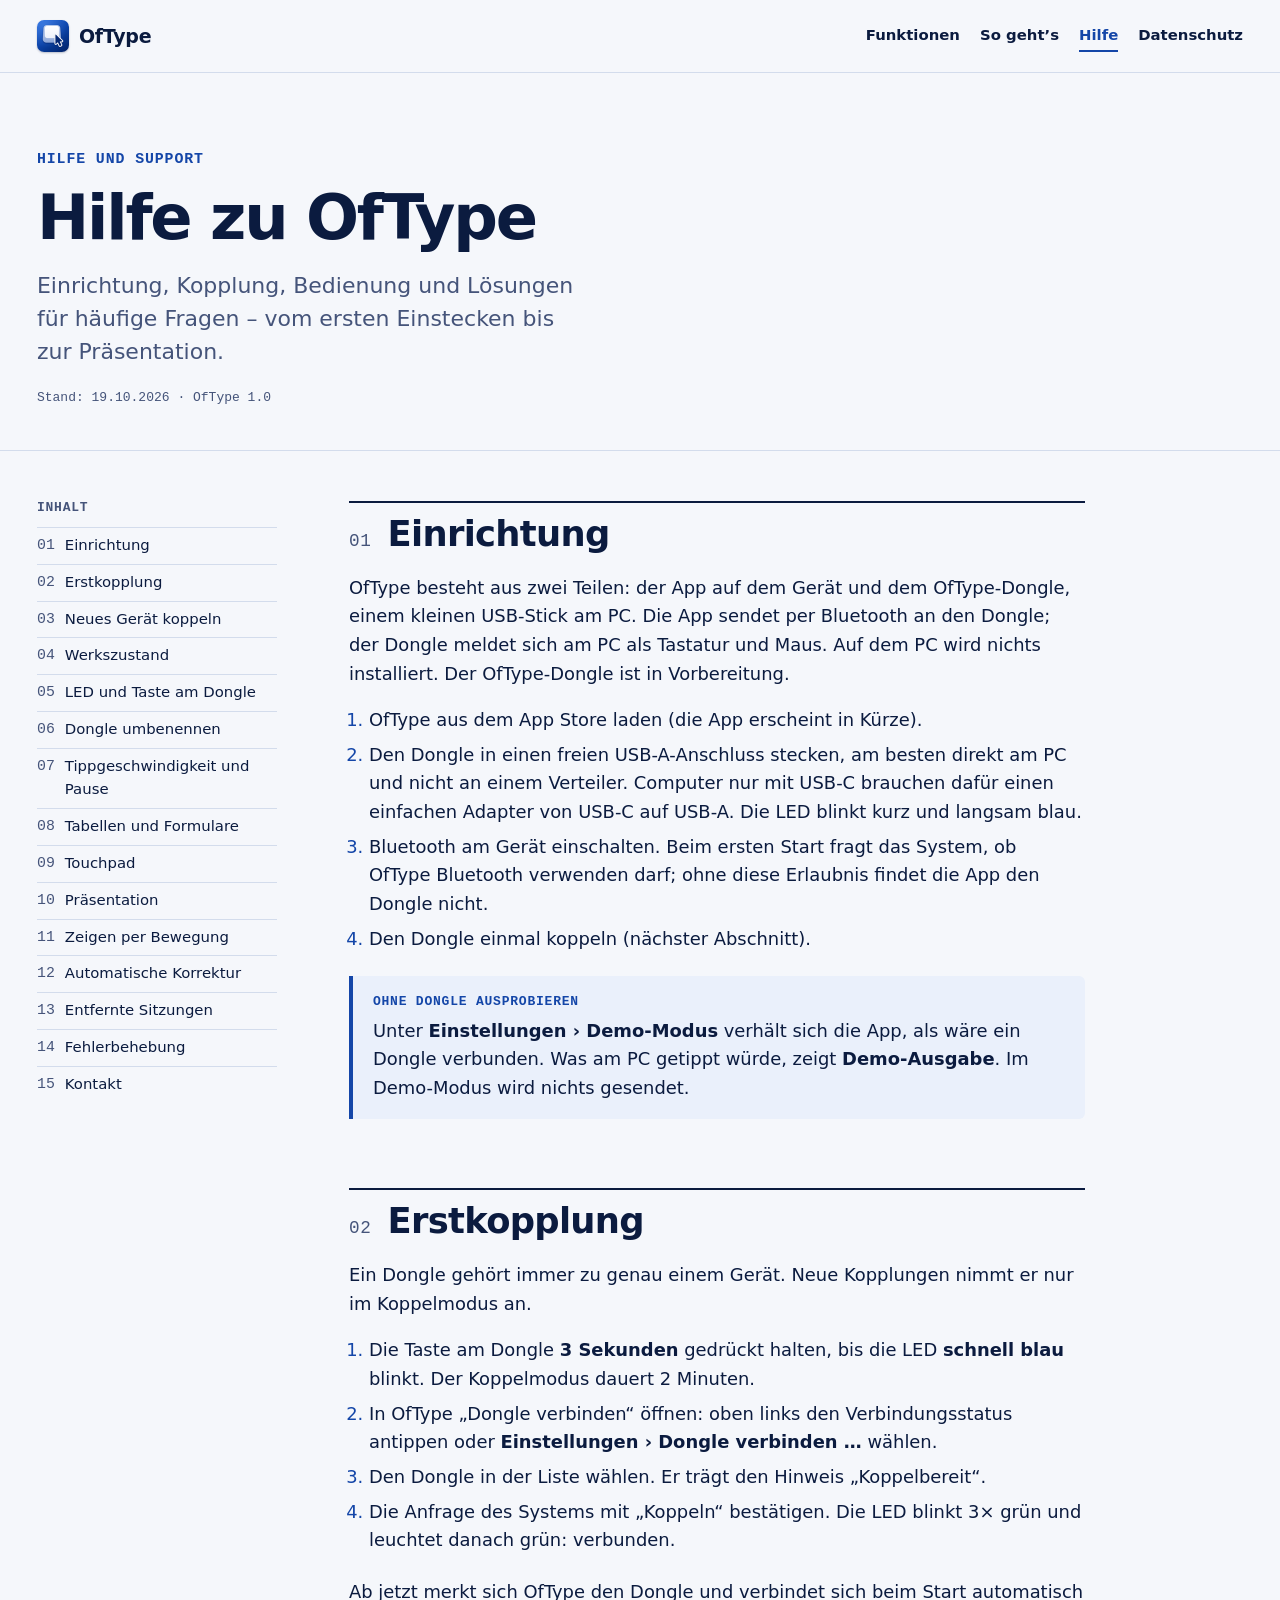
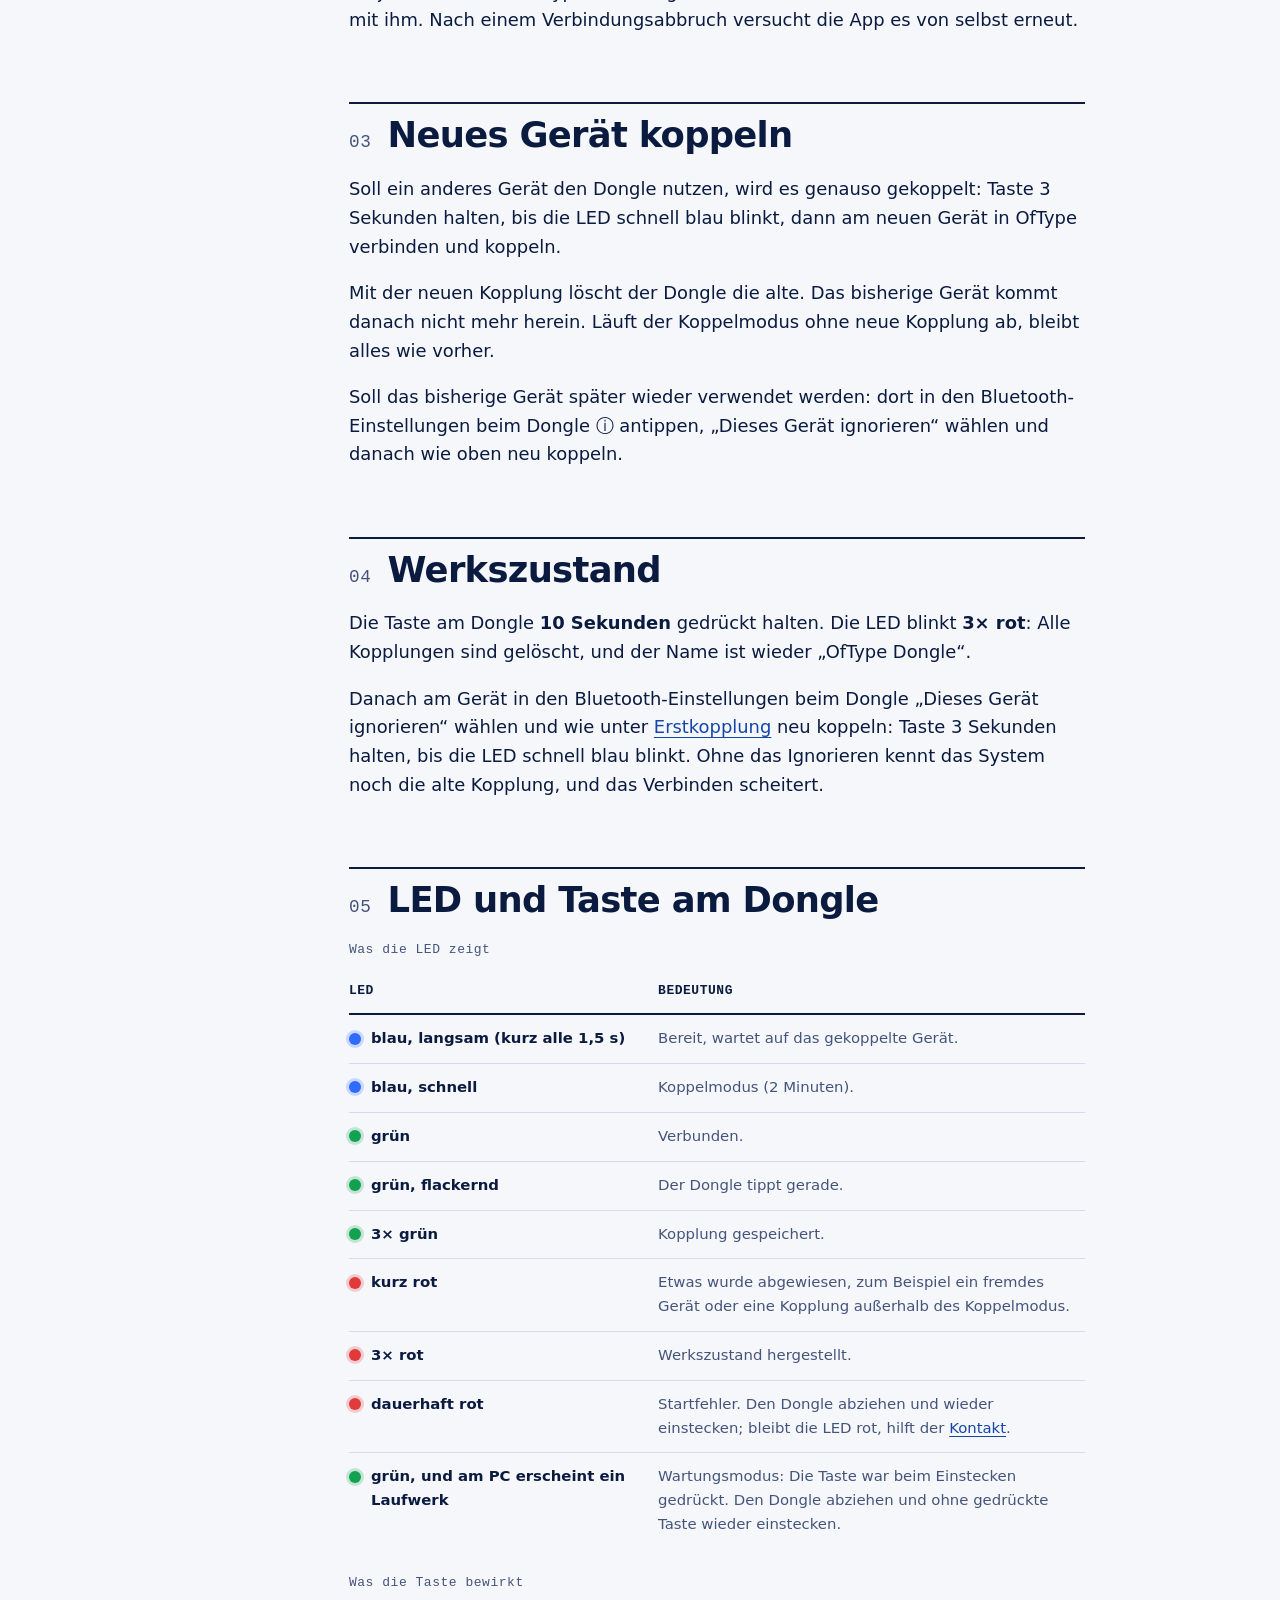
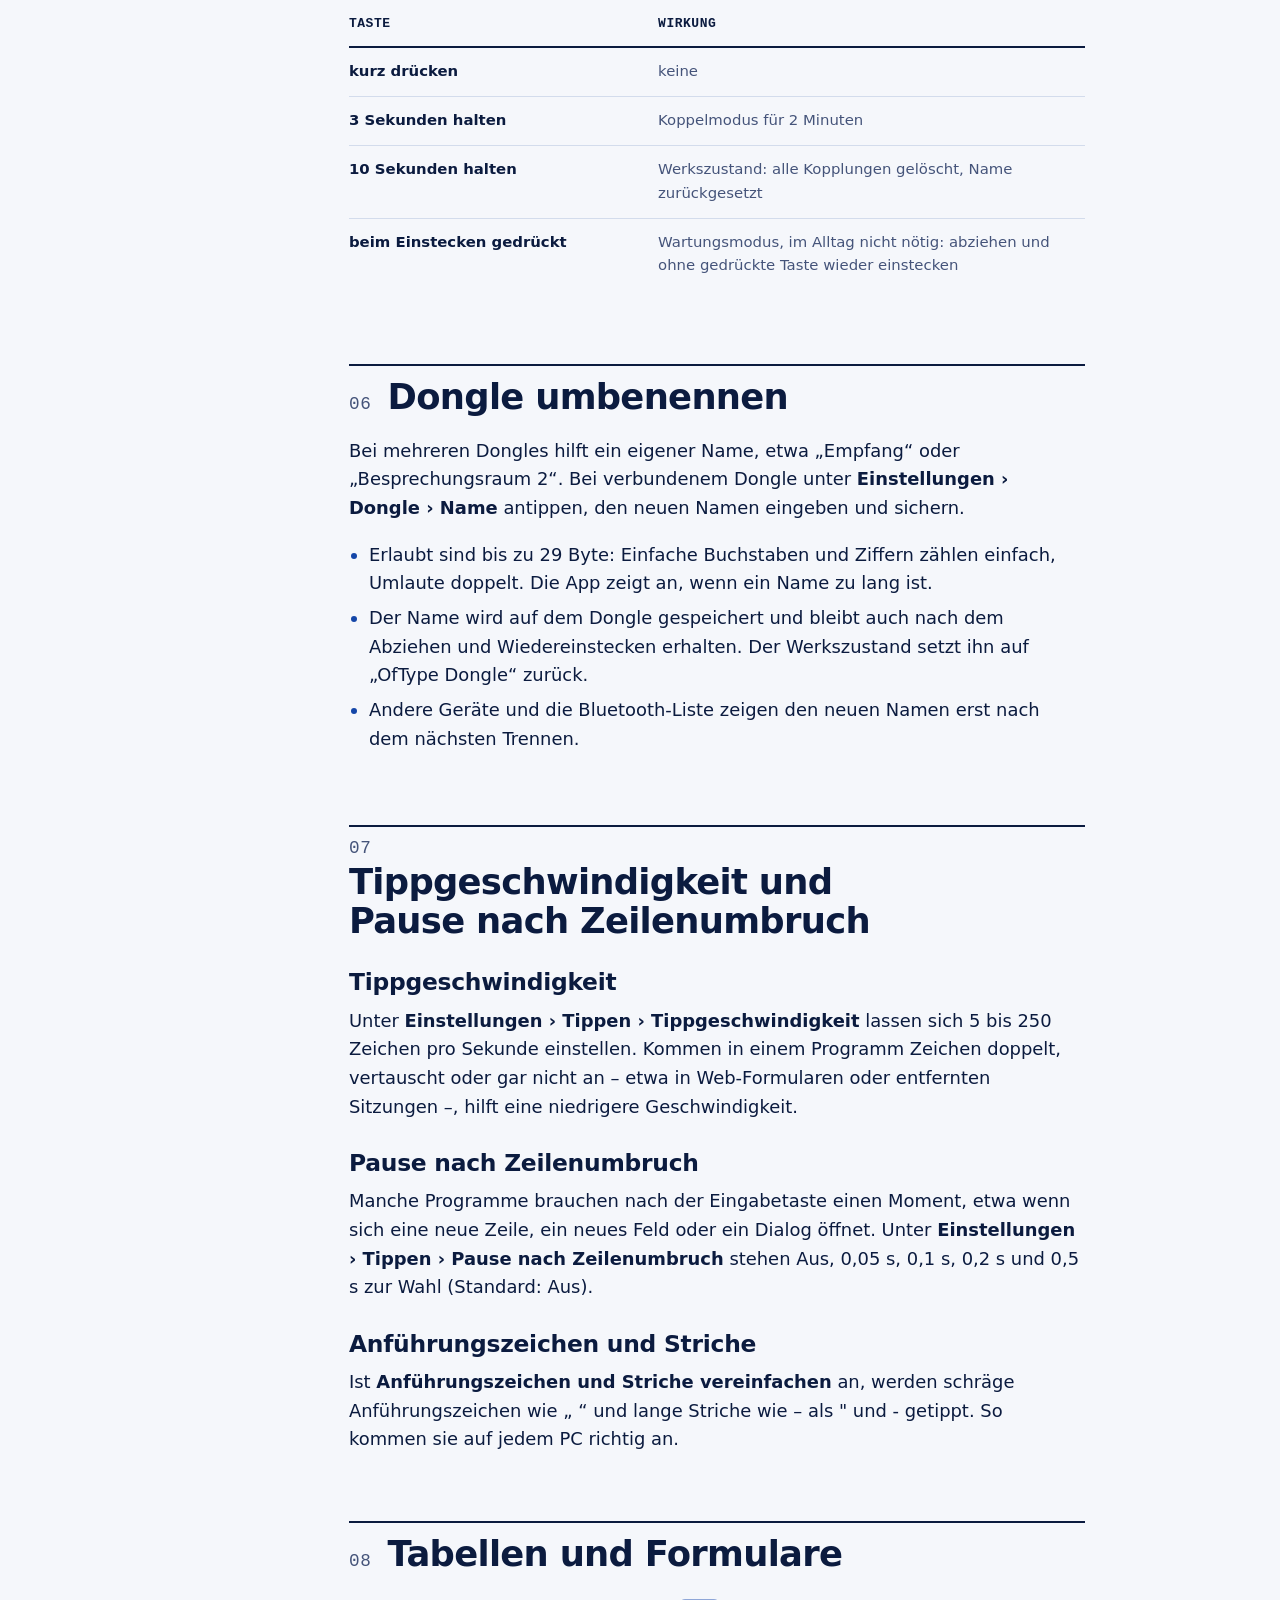
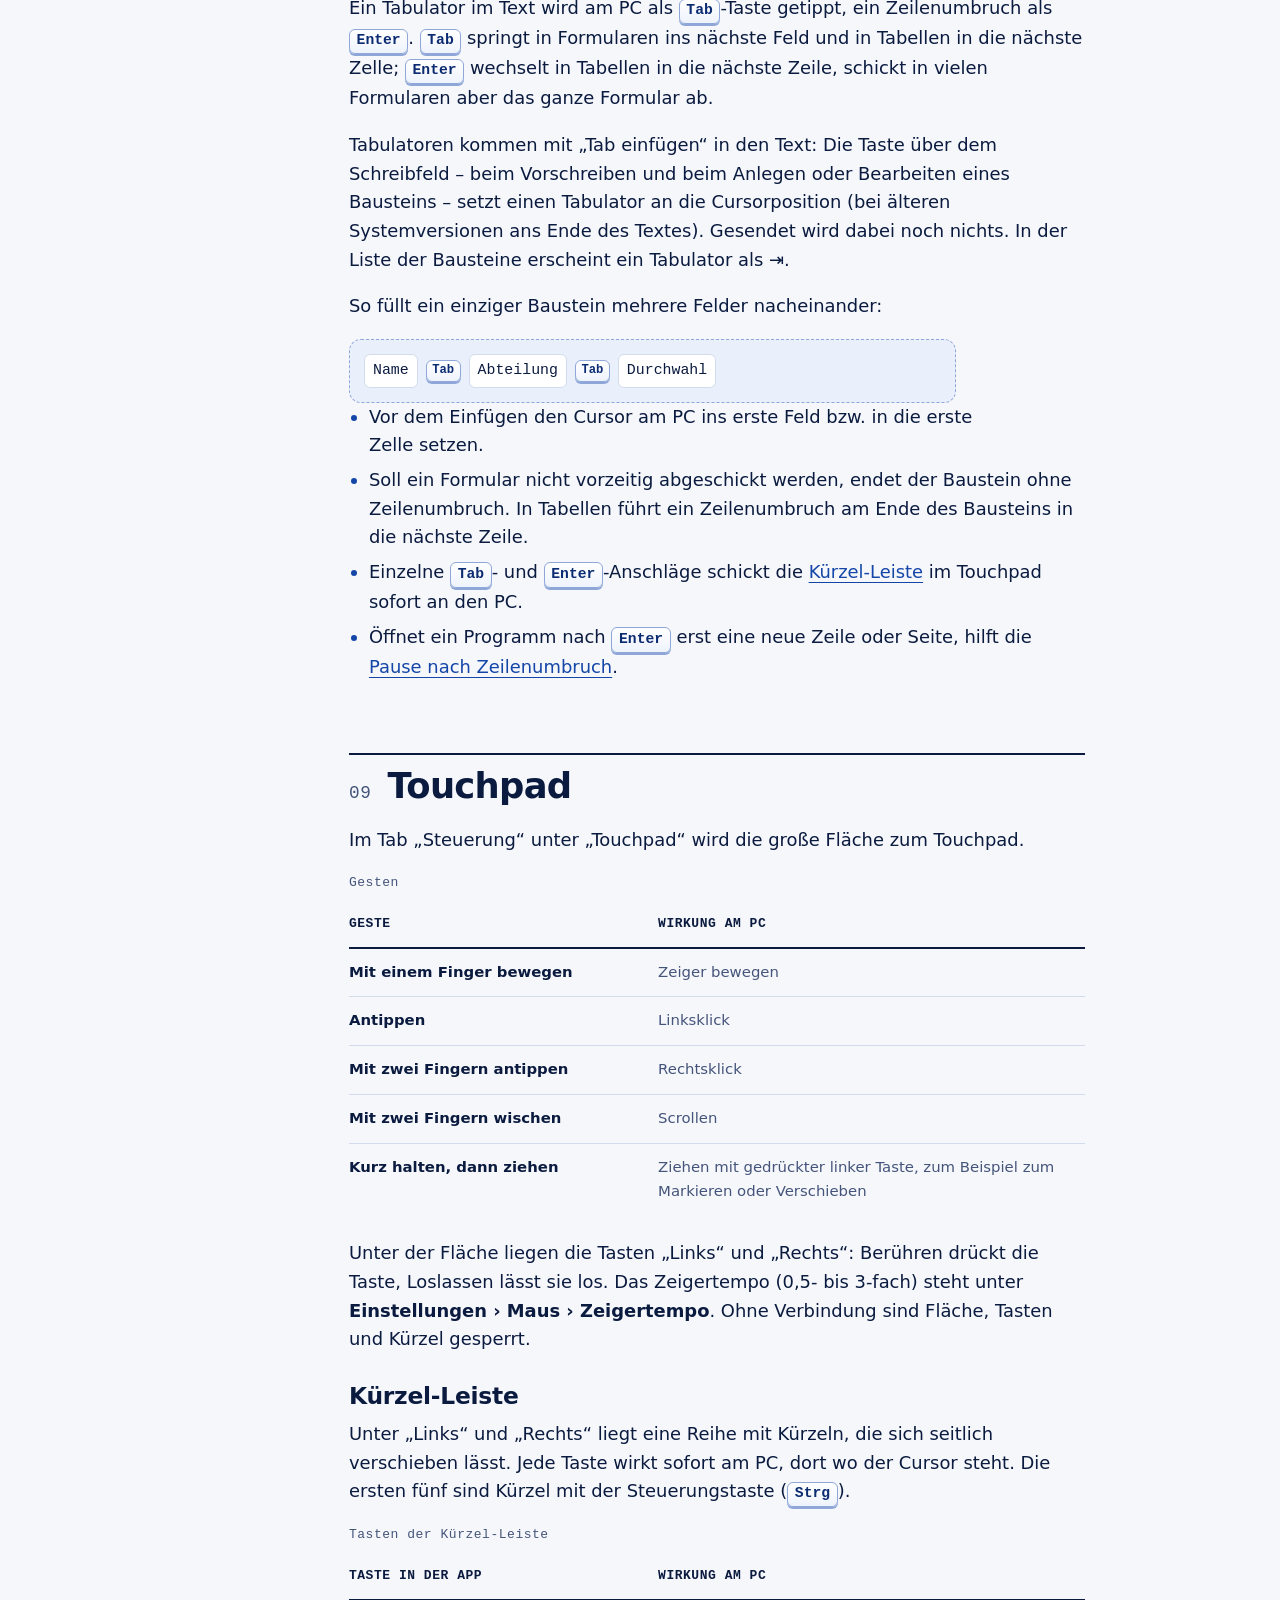
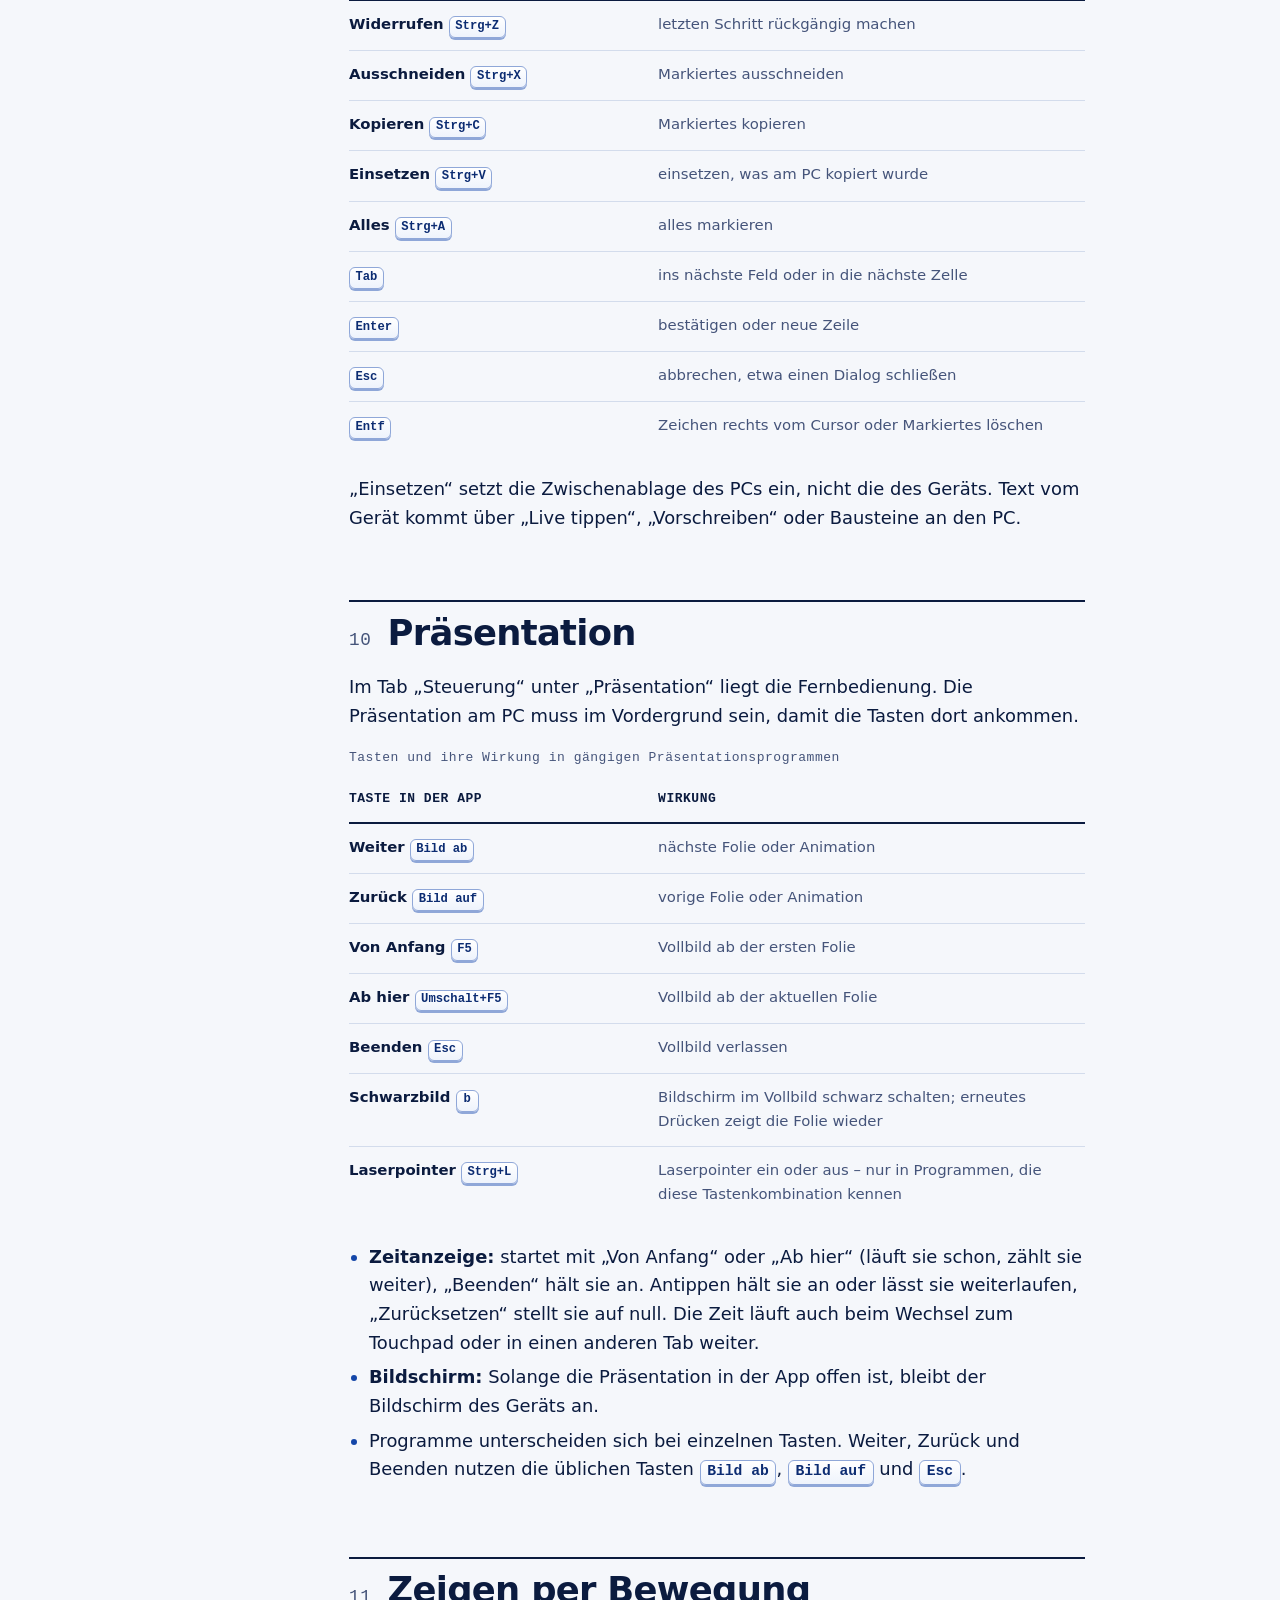
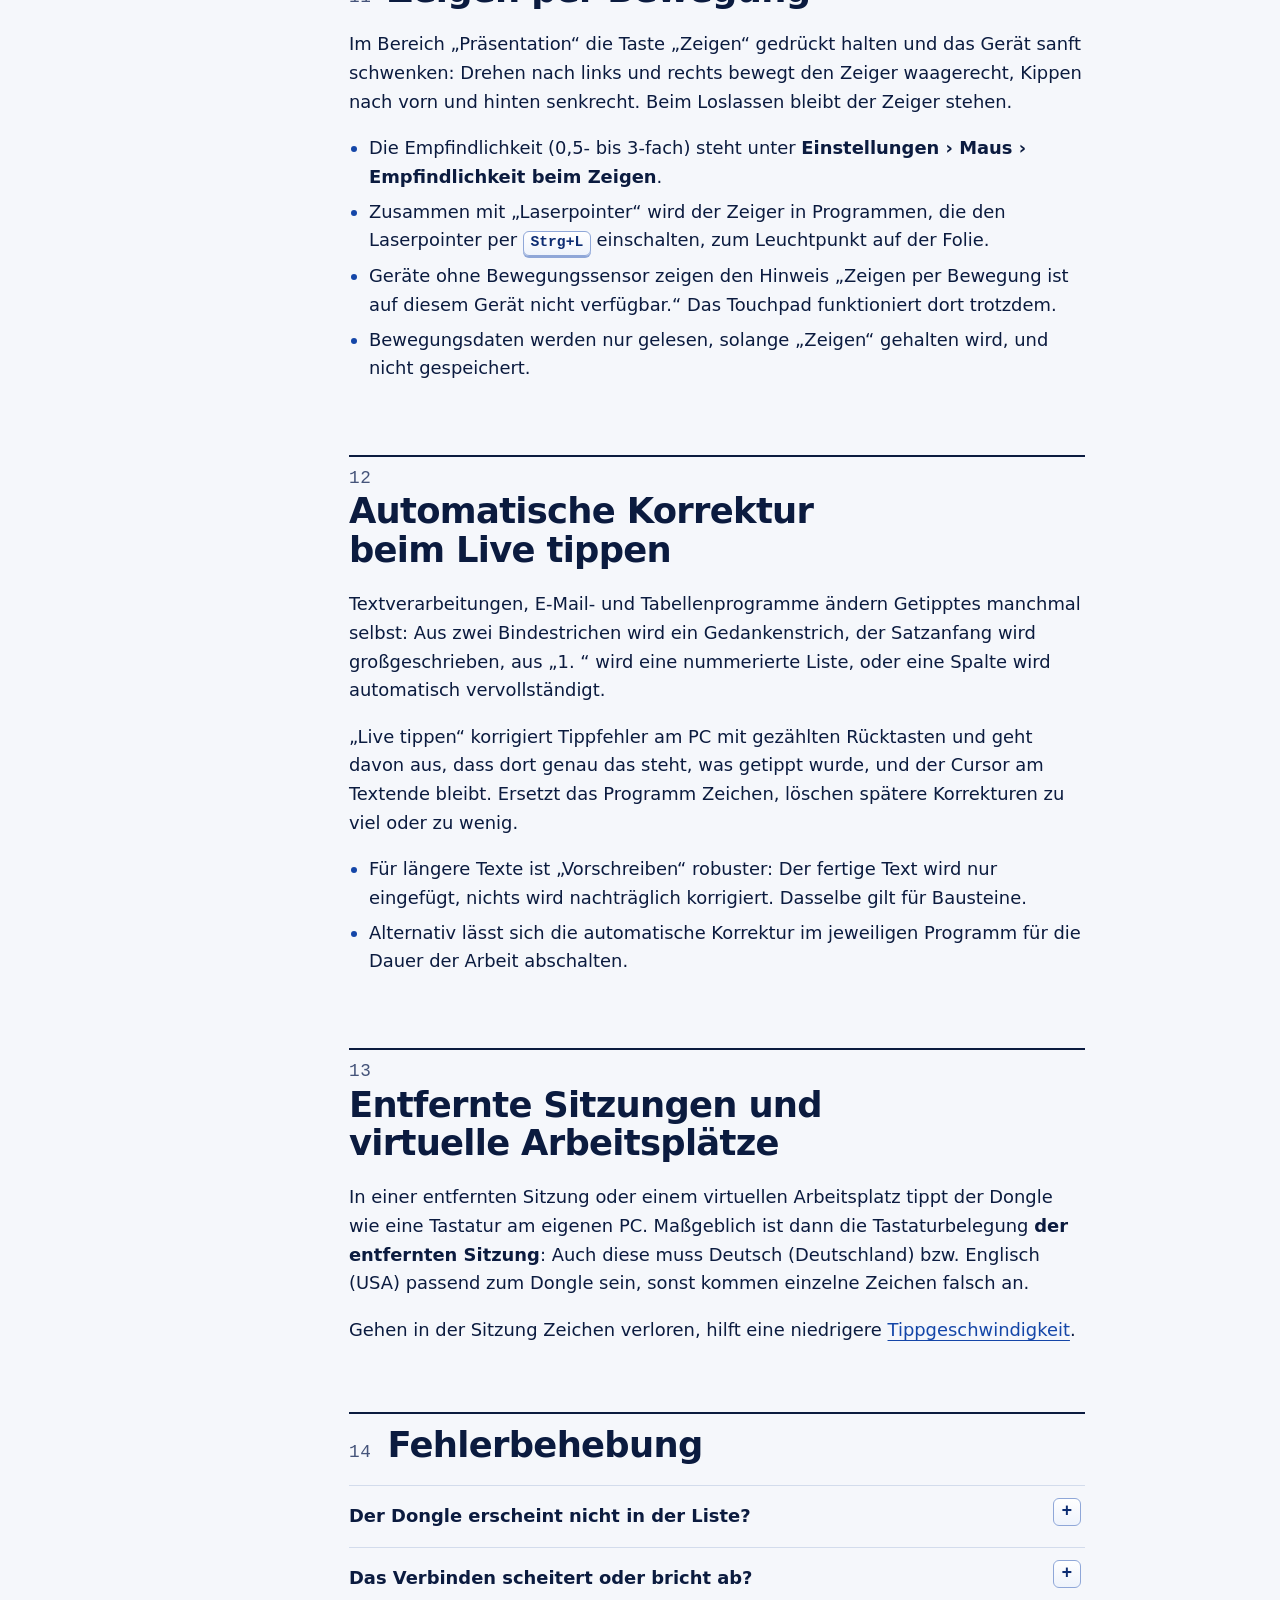
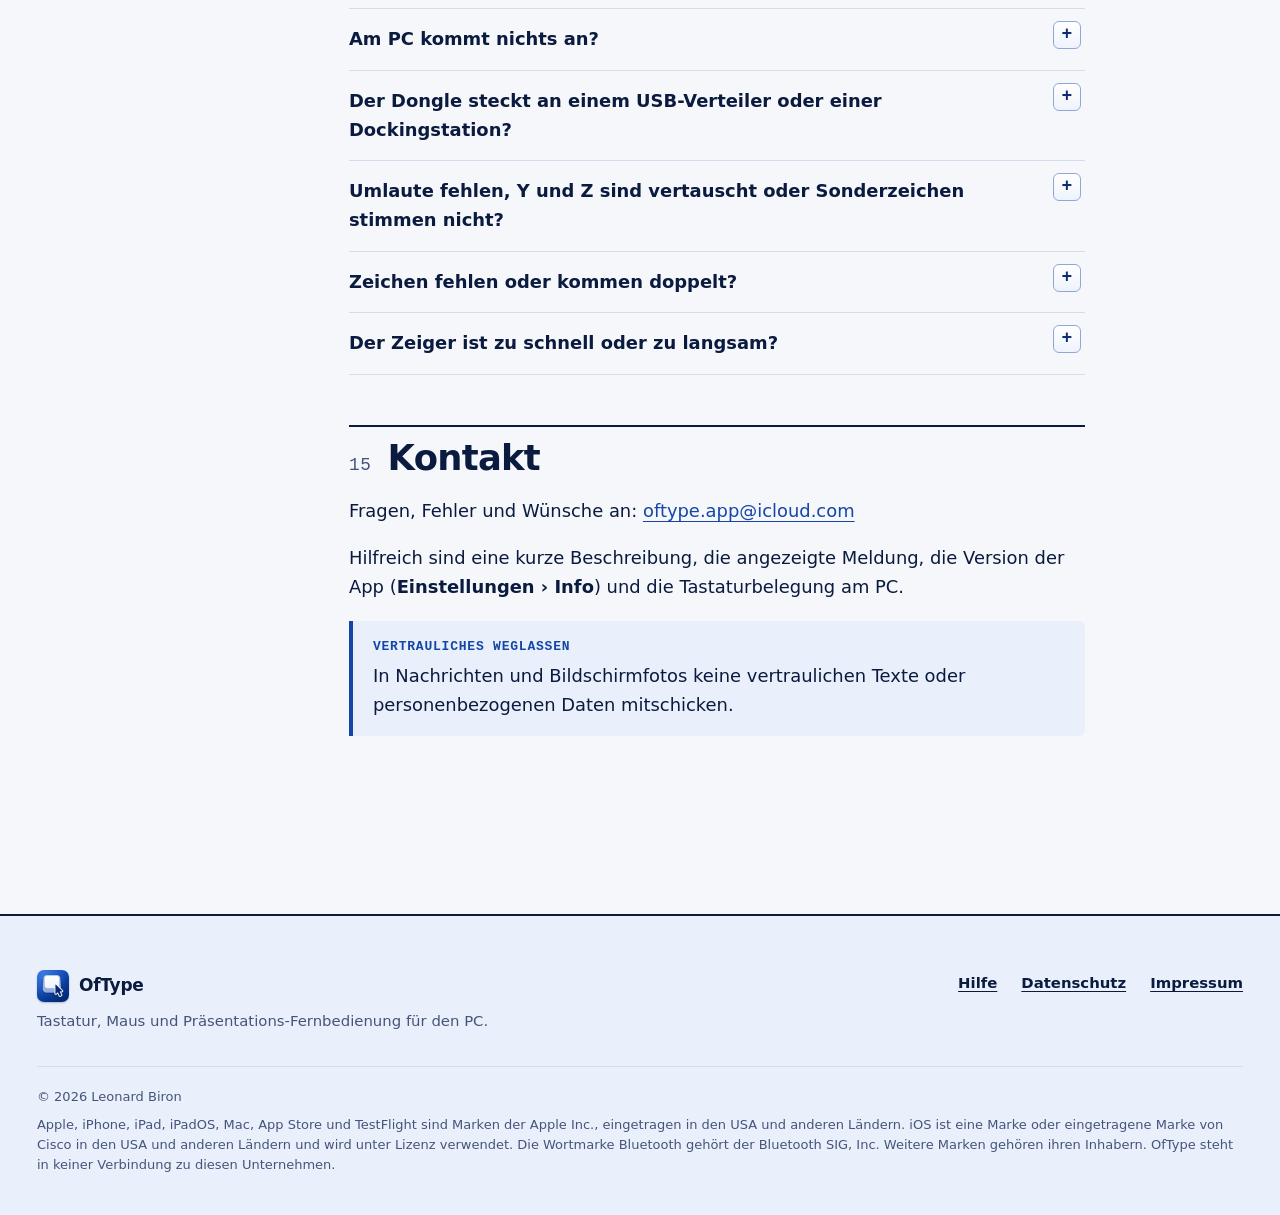
<file: hilfe.html>
<!doctype html>
<html lang="de">
<head>
  <meta charset="utf-8">
  <meta name="viewport" content="width=device-width, initial-scale=1">
  <meta http-equiv="Content-Security-Policy" content="default-src 'none'; img-src 'self'; style-src 'self'; base-uri 'none'; form-action 'none'">
  <meta name="referrer" content="no-referrer">
  <title>Hilfe – OfType</title>
  <meta name="description" content="Hilfe zu OfType: Einrichtung, Kopplung, LED am Dongle, Tippgeschwindigkeit, Tabellen und Formulare, Touchpad und Kürzel, Präsentation, Zeigen per Bewegung und Fehlerbehebung.">
  <meta name="color-scheme" content="light dark">
  <meta name="theme-color" content="#f5f7fb" media="(prefers-color-scheme: light)">
  <meta name="theme-color" content="#061027" media="(prefers-color-scheme: dark)">
  <link rel="icon" type="image/png" sizes="32x32" href="assets/icon-32.png">
  <link rel="icon" type="image/png" sizes="64x64" href="assets/icon-64.png">
  <link rel="apple-touch-icon" sizes="180x180" href="assets/icon-180.png">
  <link rel="stylesheet" href="assets/styles.css">
  <link rel="stylesheet" href="assets/doc.css">
</head>
<body>
  <a class="skip-link" href="#inhalt">Zum Inhalt springen</a>

  <header class="site-header">
    <div class="wrap site-header__inner">
      <a class="brand" href="index.html" aria-label="OfType – Startseite">
        <img src="assets/icon-64.png" width="32" height="32" alt="">
        <span>OfType</span>
      </a>
      <nav class="site-nav" aria-label="Hauptnavigation">
        <ul>
          <li><a href="index.html#funktionen">Funktionen</a></li>
          <li><a href="index.html#so-gehts">So geht’s</a></li>
          <li><a href="hilfe.html" aria-current="page">Hilfe</a></li>
          <li><a href="datenschutz.html">Datenschutz</a></li>
        </ul>
      </nav>
    </div>
  </header>

  <main id="inhalt">
    <div class="page-head">
      <div class="wrap">
        <p class="eyebrow">Hilfe und Support</p>
        <h1>Hilfe zu OfType</h1>
        <p class="lead">Einrichtung, Kopplung, Bedienung und Lösungen für häufige Fragen – vom ersten Einstecken bis zur Präsentation.</p>
        <p class="page-meta">Stand: 19.10.2026 · OfType 1.0</p>
      </div>
    </div>

    <div class="wrap doc">
      <nav class="toc" aria-labelledby="toc-titel">
        <h2 id="toc-titel">Inhalt</h2>
        <ol>
          <li><a href="#einrichtung">Einrichtung</a></li>
          <li><a href="#erstkopplung">Erstkopplung</a></li>
          <li><a href="#neues-geraet">Neues Gerät koppeln</a></li>
          <li><a href="#werkszustand">Werkszustand</a></li>
          <li><a href="#led">LED und Taste am Dongle</a></li>
          <li><a href="#umbenennen">Dongle umbenennen</a></li>
          <li><a href="#tippen">Tippgeschwindigkeit und Pause</a></li>
          <li><a href="#tabellen">Tabellen und Formulare</a></li>
          <li><a href="#touchpad">Touchpad</a></li>
          <li><a href="#praesentation">Präsentation</a></li>
          <li><a href="#zeigen">Zeigen per Bewegung</a></li>
          <li><a href="#autokorrektur">Automatische Korrektur</a></li>
          <li><a href="#remote">Entfernte Sitzungen</a></li>
          <li><a href="#fehlerbehebung">Fehlerbehebung</a></li>
          <li><a href="#kontakt">Kontakt</a></li>
        </ol>
      </nav>

      <div class="prose prose--numbered">
        <section id="einrichtung" aria-labelledby="einrichtung-titel">
          <h2 id="einrichtung-titel">Einrichtung</h2>
          <p>OfType besteht aus zwei Teilen: der App auf dem Gerät und dem OfType-Dongle, einem kleinen USB-Stick am PC. Die App sendet per Bluetooth an den Dongle; der Dongle meldet sich am PC als Tastatur und Maus. Auf dem PC wird nichts installiert. <!-- SPAETER: BEZUG -->Der OfType-Dongle ist in Vorbereitung.</p>
          <ol>
            <li><!-- SPAETER: APP-STORE-LINK -->OfType aus dem App Store laden (die App erscheint in Kürze).</li>
            <li>Den Dongle in einen freien USB-A-Anschluss stecken, am besten direkt am PC und nicht an einem Verteiler. Computer nur mit USB-C brauchen dafür einen einfachen Adapter von USB-C auf USB-A. Die LED blinkt kurz und langsam blau.</li>
            <li>Bluetooth am Gerät einschalten. Beim ersten Start fragt das System, ob OfType Bluetooth verwenden darf; ohne diese Erlaubnis findet die App den Dongle nicht.</li>
            <li>Den Dongle einmal koppeln (nächster Abschnitt).</li>
          </ol>
          <div class="note">
            <span class="note__title">Ohne Dongle ausprobieren</span>
            <p>Unter <span class="path">Einstellungen › Demo-Modus</span> verhält sich die App, als wäre ein Dongle verbunden. Was am PC getippt würde, zeigt <span class="path">Demo-Ausgabe</span>. Im Demo-Modus wird nichts gesendet.</p>
          </div>
        </section>

        <section id="erstkopplung" aria-labelledby="erstkopplung-titel">
          <h2 id="erstkopplung-titel">Erstkopplung</h2>
          <p>Ein Dongle gehört immer zu genau einem Gerät. Neue Kopplungen nimmt er nur im Koppelmodus an.</p>
          <ol>
            <li>Die Taste am Dongle <strong>3 Sekunden</strong> gedrückt halten, bis die LED <strong>schnell blau</strong> blinkt. Der Koppelmodus dauert 2 Minuten.</li>
            <li>In OfType „Dongle verbinden“ öffnen: oben links den Verbindungsstatus antippen oder <span class="path">Einstellungen › Dongle verbinden …</span> wählen.</li>
            <li>Den Dongle in der Liste wählen. Er trägt den Hinweis „Koppelbereit“.</li>
            <li>Die Anfrage des Systems mit „Koppeln“ bestätigen. Die LED blinkt 3× grün und leuchtet danach grün: verbunden.</li>
          </ol>
          <p>Ab jetzt merkt sich OfType den Dongle und verbindet sich beim Start automatisch mit ihm. Nach einem Verbindungsabbruch versucht die App es von selbst erneut.</p>
        </section>

        <section id="neues-geraet" aria-labelledby="neues-geraet-titel">
          <h2 id="neues-geraet-titel">Neues Gerät koppeln</h2>
          <p>Soll ein anderes Gerät den Dongle nutzen, wird es genauso gekoppelt: Taste 3 Sekunden halten, bis die LED schnell blau blinkt, dann am neuen Gerät in OfType verbinden und koppeln.</p>
          <p>Mit der neuen Kopplung löscht der Dongle die alte. Das bisherige Gerät kommt danach nicht mehr herein. Läuft der Koppelmodus ohne neue Kopplung ab, bleibt alles wie vorher.</p>
          <p>Soll das bisherige Gerät später wieder verwendet werden: dort in den Bluetooth-Einstellungen beim Dongle ⓘ antippen, „Dieses Gerät ignorieren“ wählen und danach wie oben neu koppeln.</p>
        </section>

        <section id="werkszustand" aria-labelledby="werkszustand-titel">
          <h2 id="werkszustand-titel">Werkszustand</h2>
          <p>Die Taste am Dongle <strong>10 Sekunden</strong> gedrückt halten. Die LED blinkt <strong>3× rot</strong>: Alle Kopplungen sind gelöscht, und der Name ist wieder „OfType Dongle“.</p>
          <p>Danach am Gerät in den Bluetooth-Einstellungen beim Dongle „Dieses Gerät ignorieren“ wählen und wie unter <a href="#erstkopplung">Erstkopplung</a> neu koppeln: Taste 3 Sekunden halten, bis die LED schnell blau blinkt. Ohne das Ignorieren kennt das System noch die alte Kopplung, und das Verbinden scheitert.</p>
        </section>

        <section id="led" aria-labelledby="led-titel">
          <h2 id="led-titel">LED und Taste am Dongle</h2>
          <table class="table">
            <caption>Was die LED zeigt</caption>
            <thead>
              <tr><th scope="col">LED</th><th scope="col">Bedeutung</th></tr>
            </thead>
            <tbody>
              <tr><th scope="row"><span class="led-cell"><span class="led led--blink" aria-hidden="true"></span>blau, langsam (kurz alle 1,5 s)</span></th><td>Bereit, wartet auf das gekoppelte Gerät.</td></tr>
              <tr><th scope="row"><span class="led-cell"><span class="led led--blink-fast" aria-hidden="true"></span>blau, schnell</span></th><td>Koppelmodus (2 Minuten).</td></tr>
              <tr><th scope="row"><span class="led-cell"><span class="led led--green" aria-hidden="true"></span>grün</span></th><td>Verbunden.</td></tr>
              <tr><th scope="row"><span class="led-cell"><span class="led led--green led--blink-fast" aria-hidden="true"></span>grün, flackernd</span></th><td>Der Dongle tippt gerade.</td></tr>
              <tr><th scope="row"><span class="led-cell"><span class="led led--green" aria-hidden="true"></span>3× grün</span></th><td>Kopplung gespeichert.</td></tr>
              <tr><th scope="row"><span class="led-cell"><span class="led led--red" aria-hidden="true"></span>kurz rot</span></th><td>Etwas wurde abgewiesen, zum Beispiel ein fremdes Gerät oder eine Kopplung außerhalb des Koppelmodus.</td></tr>
              <tr><th scope="row"><span class="led-cell"><span class="led led--red" aria-hidden="true"></span>3× rot</span></th><td>Werkszustand hergestellt.</td></tr>
              <tr><th scope="row"><span class="led-cell"><span class="led led--red" aria-hidden="true"></span>dauerhaft rot</span></th><td>Startfehler. Den Dongle abziehen und wieder einstecken; bleibt die LED rot, hilft der <a href="#kontakt">Kontakt</a>.</td></tr>
              <tr><th scope="row"><span class="led-cell"><span class="led led--green" aria-hidden="true"></span>grün, und am PC erscheint ein Laufwerk</span></th><td>Wartungsmodus: Die Taste war beim Einstecken gedrückt. Den Dongle abziehen und ohne gedrückte Taste wieder einstecken.</td></tr>
            </tbody>
          </table>
          <table class="table">
            <caption>Was die Taste bewirkt</caption>
            <thead>
              <tr><th scope="col">Taste</th><th scope="col">Wirkung</th></tr>
            </thead>
            <tbody>
              <tr><th scope="row">kurz drücken</th><td>keine</td></tr>
              <tr><th scope="row">3 Sekunden halten</th><td>Koppelmodus für 2 Minuten</td></tr>
              <tr><th scope="row">10 Sekunden halten</th><td>Werkszustand: alle Kopplungen gelöscht, Name zurückgesetzt</td></tr>
              <tr><th scope="row">beim Einstecken gedrückt</th><td>Wartungsmodus, im Alltag nicht nötig: abziehen und ohne gedrückte Taste wieder einstecken</td></tr>
            </tbody>
          </table>
        </section>

        <section id="umbenennen" aria-labelledby="umbenennen-titel">
          <h2 id="umbenennen-titel">Dongle umbenennen</h2>
          <p>Bei mehreren Dongles hilft ein eigener Name, etwa „Empfang“ oder „Besprechungsraum 2“. Bei verbundenem Dongle unter <span class="path">Einstellungen › Dongle › Name</span> antippen, den neuen Namen eingeben und sichern.</p>
          <ul>
            <li>Erlaubt sind bis zu 29 Byte: Einfache Buchstaben und Ziffern zählen einfach, Umlaute doppelt. Die App zeigt an, wenn ein Name zu lang ist.</li>
            <li>Der Name wird auf dem Dongle gespeichert und bleibt auch nach dem Abziehen und Wiedereinstecken erhalten. Der Werkszustand setzt ihn auf „OfType Dongle“ zurück.</li>
            <li>Andere Geräte und die Bluetooth-Liste zeigen den neuen Namen erst nach dem nächsten Trennen.</li>
          </ul>
        </section>

        <section id="tippen" aria-labelledby="tippen-titel">
          <h2 id="tippen-titel">Tippgeschwindigkeit und Pause nach Zeilenumbruch</h2>
          <h3>Tippgeschwindigkeit</h3>
          <p>Unter <span class="path">Einstellungen › Tippen › Tippgeschwindigkeit</span> lassen sich 5 bis 250 Zeichen pro Sekunde einstellen. Kommen in einem Programm Zeichen doppelt, vertauscht oder gar nicht an – etwa in Web-Formularen oder entfernten Sitzungen –, hilft eine niedrigere Geschwindigkeit.</p>
          <h3>Pause nach Zeilenumbruch</h3>
          <p>Manche Programme brauchen nach der Eingabetaste einen Moment, etwa wenn sich eine neue Zeile, ein neues Feld oder ein Dialog öffnet. Unter <span class="path">Einstellungen › Tippen › Pause nach Zeilenumbruch</span> stehen Aus, 0,05 s, 0,1 s, 0,2 s und 0,5 s zur Wahl (Standard: Aus).</p>
          <h3>Anführungszeichen und Striche</h3>
          <p>Ist <span class="path">Anführungszeichen und Striche vereinfachen</span> an, werden schräge Anführungszeichen wie „ “ und lange Striche wie – als " und - getippt. So kommen sie auf jedem PC richtig an.</p>
        </section>

        <section id="tabellen" aria-labelledby="tabellen-titel">
          <h2 id="tabellen-titel">Tabellen und Formulare</h2>
          <p>Ein Tabulator im Text wird am PC als <kbd>Tab</kbd>-Taste getippt, ein Zeilenumbruch als <kbd>Enter</kbd>. <kbd>Tab</kbd> springt in Formularen ins nächste Feld und in Tabellen in die nächste Zelle; <kbd>Enter</kbd> wechselt in Tabellen in die nächste Zeile, schickt in vielen Formularen aber das ganze Formular ab.</p>
          <p>Tabulatoren kommen mit „Tab einfügen“ in den Text: Die Taste über dem Schreibfeld – beim Vorschreiben und beim Anlegen oder Bearbeiten eines Bausteins – setzt einen Tabulator an die Cursorposition (bei älteren Systemversionen ans Ende des Textes). Gesendet wird dabei noch nichts. In der Liste der Bausteine erscheint ein Tabulator als ⇥.</p>
          <p>So füllt ein einziger Baustein mehrere Felder nacheinander:</p>
          <p class="tab-demo"><span class="visually-hidden">Beispiel:</span><span>Name</span><kbd>Tab</kbd><span>Abteilung</span><kbd>Tab</kbd><span>Durchwahl</span></p>
          <ul>
            <li>Vor dem Einfügen den Cursor am PC ins erste Feld bzw. in die erste Zelle setzen.</li>
            <li>Soll ein Formular nicht vorzeitig abgeschickt werden, endet der Baustein ohne Zeilenumbruch. In Tabellen führt ein Zeilenumbruch am Ende des Bausteins in die nächste Zeile.</li>
            <li>Einzelne <kbd>Tab</kbd>- und <kbd>Enter</kbd>-Anschläge schickt die <a href="#kuerzel">Kürzel-Leiste</a> im Touchpad sofort an den PC.</li>
            <li>Öffnet ein Programm nach <kbd>Enter</kbd> erst eine neue Zeile oder Seite, hilft die <a href="#tippen">Pause nach Zeilenumbruch</a>.</li>
          </ul>
        </section>

        <section id="touchpad" aria-labelledby="touchpad-titel">
          <h2 id="touchpad-titel">Touchpad</h2>
          <p>Im Tab „Steuerung“ unter „Touchpad“ wird die große Fläche zum Touchpad.</p>
          <table class="table">
            <caption>Gesten</caption>
            <thead>
              <tr><th scope="col">Geste</th><th scope="col">Wirkung am PC</th></tr>
            </thead>
            <tbody>
              <tr><th scope="row">Mit einem Finger bewegen</th><td>Zeiger bewegen</td></tr>
              <tr><th scope="row">Antippen</th><td>Linksklick</td></tr>
              <tr><th scope="row">Mit zwei Fingern antippen</th><td>Rechtsklick</td></tr>
              <tr><th scope="row">Mit zwei Fingern wischen</th><td>Scrollen</td></tr>
              <tr><th scope="row">Kurz halten, dann ziehen</th><td>Ziehen mit gedrückter linker Taste, zum Beispiel zum Markieren oder Verschieben</td></tr>
            </tbody>
          </table>
          <p>Unter der Fläche liegen die Tasten „Links“ und „Rechts“: Berühren drückt die Taste, Loslassen lässt sie los. Das Zeigertempo (0,5- bis 3-fach) steht unter <span class="path">Einstellungen › Maus › Zeigertempo</span>. Ohne Verbindung sind Fläche, Tasten und Kürzel gesperrt.</p>
          <h3 id="kuerzel">Kürzel-Leiste</h3>
          <p>Unter „Links“ und „Rechts“ liegt eine Reihe mit Kürzeln, die sich seitlich verschieben lässt. Jede Taste wirkt sofort am PC, dort wo der Cursor steht. Die ersten fünf sind Kürzel mit der Steuerungstaste (<kbd>Strg</kbd>).</p>
          <table class="table">
            <caption>Tasten der Kürzel-Leiste</caption>
            <thead>
              <tr><th scope="col">Taste in der App</th><th scope="col">Wirkung am PC</th></tr>
            </thead>
            <tbody>
              <tr><th scope="row">Widerrufen <kbd>Strg+Z</kbd></th><td>letzten Schritt rückgängig machen</td></tr>
              <tr><th scope="row">Ausschneiden <kbd>Strg+X</kbd></th><td>Markiertes ausschneiden</td></tr>
              <tr><th scope="row">Kopieren <kbd>Strg+C</kbd></th><td>Markiertes kopieren</td></tr>
              <tr><th scope="row">Einsetzen <kbd>Strg+V</kbd></th><td>einsetzen, was am PC kopiert wurde</td></tr>
              <tr><th scope="row">Alles <kbd>Strg+A</kbd></th><td>alles markieren</td></tr>
              <tr><th scope="row"><kbd>Tab</kbd></th><td>ins nächste Feld oder in die nächste Zelle</td></tr>
              <tr><th scope="row"><kbd>Enter</kbd></th><td>bestätigen oder neue Zeile</td></tr>
              <tr><th scope="row"><kbd>Esc</kbd></th><td>abbrechen, etwa einen Dialog schließen</td></tr>
              <tr><th scope="row"><kbd>Entf</kbd></th><td>Zeichen rechts vom Cursor oder Markiertes löschen</td></tr>
            </tbody>
          </table>
          <p>„Einsetzen“ setzt die Zwischenablage des PCs ein, nicht die des Geräts. Text vom Gerät kommt über „Live tippen“, „Vorschreiben“ oder Bausteine an den PC.</p>
        </section>

        <section id="praesentation" aria-labelledby="praesentation-titel">
          <h2 id="praesentation-titel">Präsentation</h2>
          <p>Im Tab „Steuerung“ unter „Präsentation“ liegt die Fernbedienung. Die Präsentation am PC muss im Vordergrund sein, damit die Tasten dort ankommen.</p>
          <table class="table">
            <caption>Tasten und ihre Wirkung in gängigen Präsentationsprogrammen</caption>
            <thead>
              <tr><th scope="col">Taste in der App</th><th scope="col">Wirkung</th></tr>
            </thead>
            <tbody>
              <tr><th scope="row">Weiter <kbd>Bild ab</kbd></th><td>nächste Folie oder Animation</td></tr>
              <tr><th scope="row">Zurück <kbd>Bild auf</kbd></th><td>vorige Folie oder Animation</td></tr>
              <tr><th scope="row">Von Anfang <kbd>F5</kbd></th><td>Vollbild ab der ersten Folie</td></tr>
              <tr><th scope="row">Ab hier <kbd>Umschalt+F5</kbd></th><td>Vollbild ab der aktuellen Folie</td></tr>
              <tr><th scope="row">Beenden <kbd>Esc</kbd></th><td>Vollbild verlassen</td></tr>
              <tr><th scope="row">Schwarzbild <kbd>b</kbd></th><td>Bildschirm im Vollbild schwarz schalten; erneutes Drücken zeigt die Folie wieder</td></tr>
              <tr><th scope="row">Laserpointer <kbd>Strg+L</kbd></th><td>Laserpointer ein oder aus – nur in Programmen, die diese Tastenkombination kennen</td></tr>
            </tbody>
          </table>
          <ul>
            <li><strong>Zeitanzeige:</strong> startet mit „Von Anfang“ oder „Ab hier“ (läuft sie schon, zählt sie weiter), „Beenden“ hält sie an. Antippen hält sie an oder lässt sie weiterlaufen, „Zurücksetzen“ stellt sie auf null. Die Zeit läuft auch beim Wechsel zum Touchpad oder in einen anderen Tab weiter.</li>
            <li><strong>Bildschirm:</strong> Solange die Präsentation in der App offen ist, bleibt der Bildschirm des Geräts an.</li>
            <li>Programme unterscheiden sich bei einzelnen Tasten. Weiter, Zurück und Beenden nutzen die üblichen Tasten <kbd>Bild ab</kbd>, <kbd>Bild auf</kbd> und <kbd>Esc</kbd>.</li>
          </ul>
        </section>

        <section id="zeigen" aria-labelledby="zeigen-titel">
          <h2 id="zeigen-titel">Zeigen per Bewegung</h2>
          <p>Im Bereich „Präsentation“ die Taste „Zeigen“ gedrückt halten und das Gerät sanft schwenken: Drehen nach links und rechts bewegt den Zeiger waagerecht, Kippen nach vorn und hinten senkrecht. Beim Loslassen bleibt der Zeiger stehen.</p>
          <ul>
            <li>Die Empfindlichkeit (0,5- bis 3-fach) steht unter <span class="path">Einstellungen › Maus › Empfindlichkeit beim Zeigen</span>.</li>
            <li>Zusammen mit „Laserpointer“ wird der Zeiger in Programmen, die den Laserpointer per <kbd>Strg+L</kbd> einschalten, zum Leuchtpunkt auf der Folie.</li>
            <li>Geräte ohne Bewegungssensor zeigen den Hinweis „Zeigen per Bewegung ist auf diesem Gerät nicht verfügbar.“ Das Touchpad funktioniert dort trotzdem.</li>
            <li>Bewegungsdaten werden nur gelesen, solange „Zeigen“ gehalten wird, und nicht gespeichert.</li>
          </ul>
        </section>

        <section id="autokorrektur" aria-labelledby="autokorrektur-titel">
          <h2 id="autokorrektur-titel">Automatische Korrektur beim Live tippen</h2>
          <p>Textverarbeitungen, E-Mail- und Tabellenprogramme ändern Getipptes manchmal selbst: Aus zwei Bindestrichen wird ein Gedankenstrich, der Satzanfang wird großgeschrieben, aus „1. “ wird eine nummerierte Liste, oder eine Spalte wird automatisch vervollständigt.</p>
          <p>„Live tippen“ korrigiert Tippfehler am PC mit gezählten Rücktasten und geht davon aus, dass dort genau das steht, was getippt wurde, und der Cursor am Textende bleibt. Ersetzt das Programm Zeichen, löschen spätere Korrekturen zu viel oder zu wenig.</p>
          <ul>
            <li>Für längere Texte ist „Vorschreiben“ robuster: Der fertige Text wird nur eingefügt, nichts wird nachträglich korrigiert. Dasselbe gilt für Bausteine.</li>
            <li>Alternativ lässt sich die automatische Korrektur im jeweiligen Programm für die Dauer der Arbeit abschalten.</li>
          </ul>
        </section>

        <section id="remote" aria-labelledby="remote-titel">
          <h2 id="remote-titel">Entfernte Sitzungen und virtuelle Arbeitsplätze</h2>
          <p>In einer entfernten Sitzung oder einem virtuellen Arbeitsplatz tippt der Dongle wie eine Tastatur am eigenen PC. Maßgeblich ist dann die Tastaturbelegung <strong>der entfernten Sitzung</strong>: Auch diese muss Deutsch (Deutschland) bzw. Englisch (USA) passend zum Dongle sein, sonst kommen einzelne Zeichen falsch an.</p>
          <p>Gehen in der Sitzung Zeichen verloren, hilft eine niedrigere <a href="#tippen">Tippgeschwindigkeit</a>.</p>
        </section>

        <section id="fehlerbehebung" aria-labelledby="fehlerbehebung-titel">
          <h2 id="fehlerbehebung-titel">Fehlerbehebung</h2>
          <div class="faq">
            <details>
              <summary>Der Dongle erscheint nicht in der Liste?</summary>
              <div class="faq__body">
                <ul>
                  <li>Ist Bluetooth am Gerät eingeschaltet und darf OfType Bluetooth verwenden? Die Erlaubnis lässt sich in den Einstellungen des Geräts bei OfType oder unter Datenschutz &amp; Sicherheit › Bluetooth ändern.</li>
                  <li>Steckt der Dongle am PC, und blinkt die LED blau? Ohne Licht bekommt er keinen Strom: an einem anderen Anschluss versuchen.</li>
                  <li>Für eine neue Kopplung muss die LED schnell blau blinken (Taste 3 Sekunden halten).</li>
                  <li>Die Liste zeigt nur OfType-Dongles, keine anderen Bluetooth-Geräte.</li>
                </ul>
              </div>
            </details>
            <details>
              <summary>Das Verbinden scheitert oder bricht ab?</summary>
              <div class="faq__body">
                <ul>
                  <li>Meldet die App „nicht mit diesem Gerät gekoppelt“: Taste am Dongle 3 Sekunden halten, bis die LED schnell blau blinkt, und erneut verbinden.</li>
                  <li>Klappt die Kopplung weiter nicht: in den Bluetooth-Einstellungen des Geräts beim Dongle ⓘ antippen, „Dieses Gerät ignorieren“ wählen und neu koppeln.</li>
                  <li>Bricht die Verbindung ab, zeigt die App „Verbindung verloren“ und verbindet sich von selbst neu, sobald der Dongle wieder erreichbar ist. Wände, Metall und große Entfernungen schwächen die Verbindung.</li>
                  <li><span class="path">Einstellungen › Dongle › Verbindung prüfen</span> misst die Antwortzeit: bis 100 ms „sehr gut“, bis 250 ms „in Ordnung“, darüber „langsam“.</li>
                </ul>
              </div>
            </details>
            <details>
              <summary>Am PC kommt nichts an?</summary>
              <div class="faq__body">
                <ul>
                  <li>Steht der Cursor am PC in einem Feld, das Text annimmt, und ist das richtige Fenster im Vordergrund?</li>
                  <li>Zeigt die App „Verbunden“, und leuchtet die LED grün?</li>
                  <li>Schläft der PC, tippt der Dongle erst nach dem Aufwachen, womöglich auf dem Sperrbildschirm. Den PC deshalb vorher wecken.</li>
                  <li>Manche verwalteten Firmen-PCs lassen nur freigegebene USB-Geräte zu. Dann entscheidet die zuständige IT-Abteilung.</li>
                </ul>
              </div>
            </details>
            <details>
              <summary>Der Dongle steckt an einem USB-Verteiler oder einer Dockingstation?</summary>
              <div class="faq__body">
                <p>An manchen Verteilern und Dockingstationen meldet sich der Dongle nach einem Neustart des PCs nicht von selbst wieder an. Abhilfe: den Dongle direkt am PC einstecken, an Computern nur mit USB-C über einen einfachen Adapter, oder einmal abziehen und wieder einstecken.</p>
              </div>
            </details>
            <details>
              <summary>Umlaute fehlen, Y und Z sind vertauscht oder Sonderzeichen stimmen nicht?</summary>
              <div class="faq__body">
                <ul>
                  <li>Die Belegung des Dongles (Deutsch oder US) muss zur eingestellten Tastaturbelegung am PC passen – in entfernten Sitzungen zur Belegung der Sitzung. Andere Belegungen, etwa die Schweizer, werden nicht unterstützt.</li>
                  <li>Mit deutscher Belegung tippt der Dongle die Zeichen einer deutschen Tastatur, auch Umlaute, ß, €, @ und Akzente. Mit US-Belegung nur Zeichen ohne Umlaute und Akzente.</li>
                  <li>Die deutsche Belegung des Dongles entspricht der üblichen PC-Tastatur. Bei Computern, deren deutsche Belegung davon abweicht, kommen einzelne Sonderzeichen wie @, { } oder \ falsch an.</li>
                  <li>Zeichen ohne Taste, etwa Emojis, lassen sich nicht tippen. Die App meldet das, statt etwas Falsches zu tippen.</li>
                </ul>
              </div>
            </details>
            <details>
              <summary>Zeichen fehlen oder kommen doppelt?</summary>
              <div class="faq__body">
                <p>Manche Programme kommen bei hoher Geschwindigkeit nicht mit. Die <a href="#tippen">Tippgeschwindigkeit</a> senken und bei Bedarf die Pause nach Zeilenumbruch einschalten. Beim Live tippen kann auch die <a href="#autokorrektur">automatische Korrektur</a> des Programms die Ursache sein.</p>
              </div>
            </details>
            <details>
              <summary>Der Zeiger ist zu schnell oder zu langsam?</summary>
              <div class="faq__body">
                <p>Für das Touchpad gilt <span class="path">Einstellungen › Maus › Zeigertempo</span>, für das Zeigen per Bewegung <span class="path">Empfindlichkeit beim Zeigen</span>. Zusätzlich wirkt die Zeigergeschwindigkeit, die am PC eingestellt ist.</p>
              </div>
            </details>
          </div>
        </section>

        <section id="kontakt" aria-labelledby="kontakt-titel">
          <h2 id="kontakt-titel">Kontakt</h2>
          <p>Fragen, Fehler und Wünsche an: <a href="mailto:oftype.app@icloud.com">oftype.app@icloud.com</a></p>
          <p>Hilfreich sind eine kurze Beschreibung, die angezeigte Meldung, die Version der App (<span class="path">Einstellungen › Info</span>) und die Tastaturbelegung am PC.</p>
          <div class="note">
            <span class="note__title">Vertrauliches weglassen</span>
            <p>In Nachrichten und Bildschirmfotos keine vertraulichen Texte oder personenbezogenen Daten mitschicken.</p>
          </div>
        </section>
      </div>
    </div>
  </main>

  <footer class="site-footer">
    <div class="wrap">
      <div class="site-footer__grid">
        <div>
          <a class="brand" href="index.html">
            <img src="assets/icon-64.png" width="32" height="32" alt="">
            <span>OfType</span>
          </a>
          <p>Tastatur, Maus und Präsentations-Fernbedienung für den PC.</p>
        </div>
        <nav aria-label="Rechtliches und Hilfe">
          <ul>
            <li><a href="hilfe.html" aria-current="page">Hilfe</a></li>
            <li><a href="datenschutz.html">Datenschutz</a></li>
            <li><a href="impressum.html">Impressum</a></li>
          </ul>
        </nav>
      </div>
      <div class="site-footer__legal">
        <p>© 2026 Leonard Biron</p>
        <p>Apple, iPhone, iPad, iPadOS, Mac, App Store und TestFlight sind Marken der Apple Inc., eingetragen in den USA und anderen Ländern. iOS ist eine Marke oder eingetragene Marke von Cisco in den USA und anderen Ländern und wird unter Lizenz verwendet. Die Wortmarke Bluetooth gehört der Bluetooth SIG, Inc. Weitere Marken gehören ihren Inhabern. OfType steht in keiner Verbindung zu diesen Unternehmen.</p>
      </div>
    </div>
  </footer>
</body>
</html>
</file>
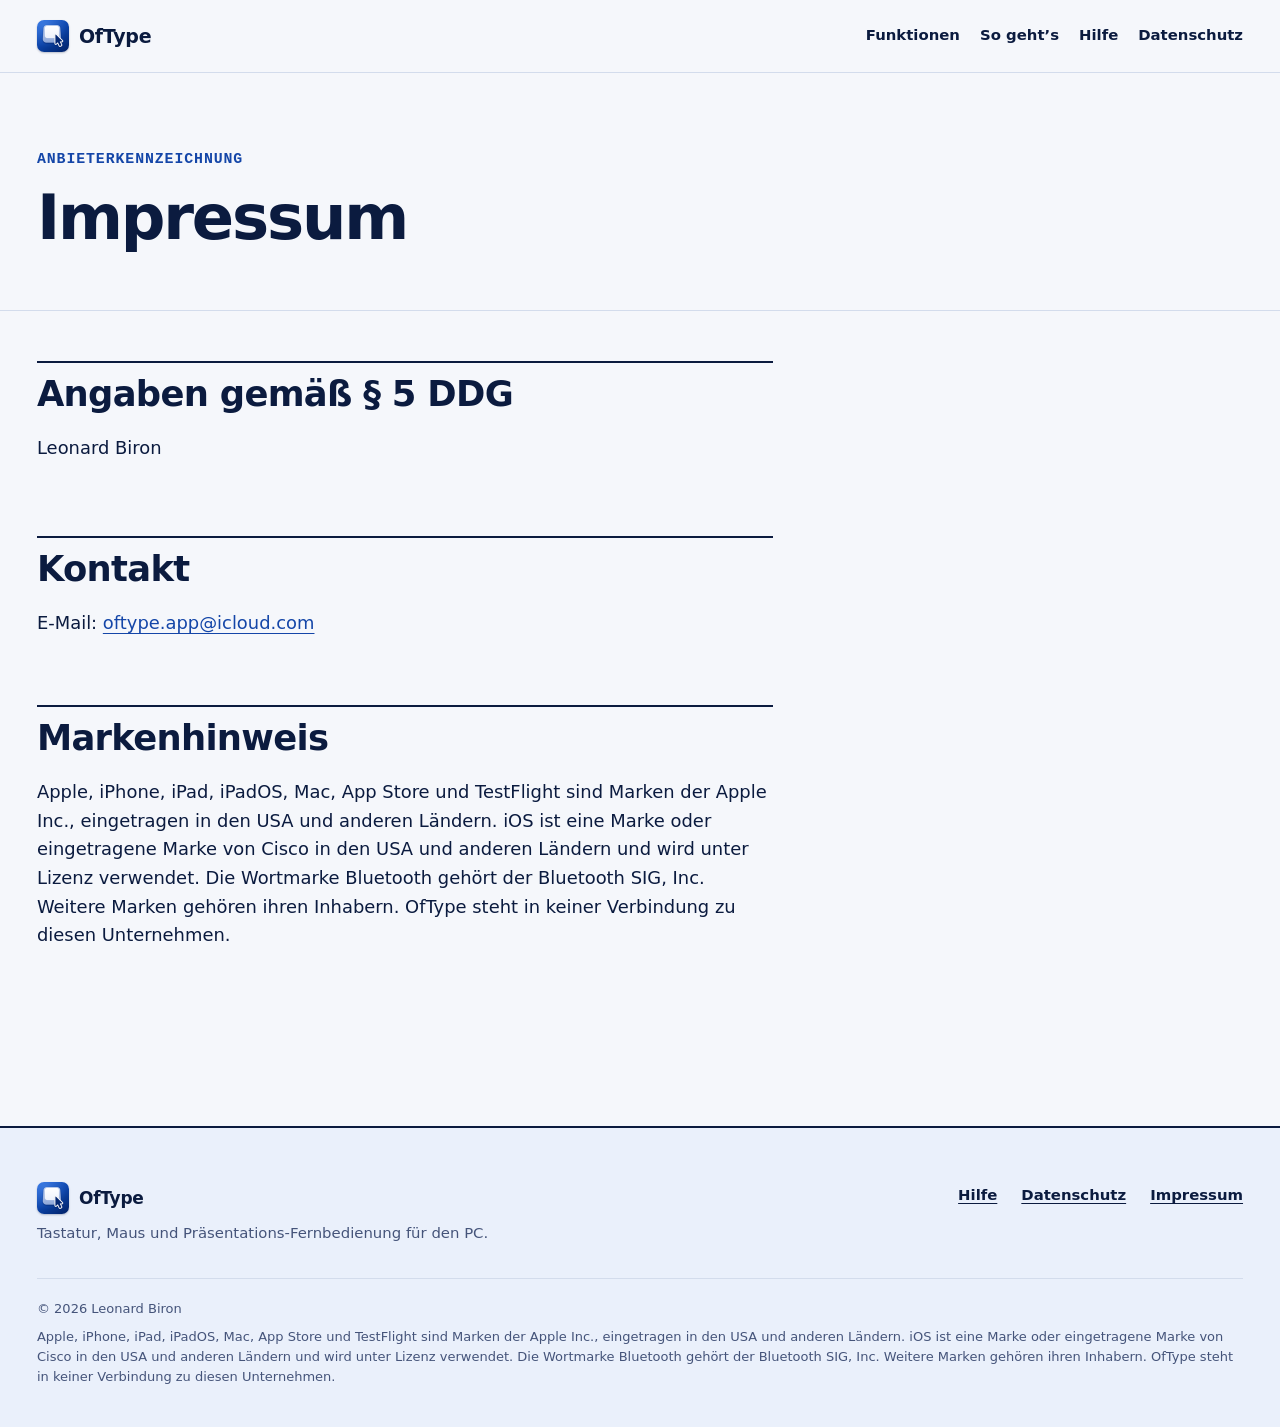
<file: impressum.html>
<!doctype html>
<html lang="de">
<head>
  <meta charset="utf-8">
  <meta name="viewport" content="width=device-width, initial-scale=1">
  <meta http-equiv="Content-Security-Policy" content="default-src 'none'; img-src 'self'; style-src 'self'; base-uri 'none'; form-action 'none'">
  <meta name="referrer" content="no-referrer">
  <title>Impressum – OfType</title>
  <meta name="description" content="Impressum der Webseite zu OfType.">
  <meta name="color-scheme" content="light dark">
  <meta name="theme-color" content="#f5f7fb" media="(prefers-color-scheme: light)">
  <meta name="theme-color" content="#061027" media="(prefers-color-scheme: dark)">
  <link rel="icon" type="image/png" sizes="32x32" href="assets/icon-32.png">
  <link rel="icon" type="image/png" sizes="64x64" href="assets/icon-64.png">
  <link rel="apple-touch-icon" sizes="180x180" href="assets/icon-180.png">
  <link rel="stylesheet" href="assets/styles.css">
  <link rel="stylesheet" href="assets/doc.css">
</head>
<body>
  <a class="skip-link" href="#inhalt">Zum Inhalt springen</a>

  <header class="site-header">
    <div class="wrap site-header__inner">
      <a class="brand" href="index.html" aria-label="OfType – Startseite">
        <img src="assets/icon-64.png" width="32" height="32" alt="">
        <span>OfType</span>
      </a>
      <nav class="site-nav" aria-label="Hauptnavigation">
        <ul>
          <li><a href="index.html#funktionen">Funktionen</a></li>
          <li><a href="index.html#so-gehts">So geht’s</a></li>
          <li><a href="hilfe.html">Hilfe</a></li>
          <li><a href="datenschutz.html">Datenschutz</a></li>
        </ul>
      </nav>
    </div>
  </header>

  <main id="inhalt">
    <div class="page-head">
      <div class="wrap">
        <p class="eyebrow">Anbieterkennzeichnung</p>
        <h1>Impressum</h1>
      </div>
    </div>

    <div class="wrap page-body">
      <div class="prose">
        <section aria-labelledby="angaben-titel">
          <h2 id="angaben-titel">Angaben gemäß § 5 DDG</h2>
          <address class="imprint">
            <span>Leonard Biron</span>
          </address>
        </section>

        <section aria-labelledby="kontakt-titel">
          <h2 id="kontakt-titel">Kontakt</h2>
          <p>E-Mail: <a href="mailto:oftype.app@icloud.com">oftype.app@icloud.com</a></p>
        </section>

        <section id="markenhinweis" aria-labelledby="marken-titel">
          <h2 id="marken-titel">Markenhinweis</h2>
          <p>Apple, iPhone, iPad, iPadOS, Mac, App Store und TestFlight sind Marken der Apple Inc., eingetragen in den USA und anderen Ländern. iOS ist eine Marke oder eingetragene Marke von Cisco in den USA und anderen Ländern und wird unter Lizenz verwendet. Die Wortmarke Bluetooth gehört der Bluetooth SIG, Inc. Weitere Marken gehören ihren Inhabern. OfType steht in keiner Verbindung zu diesen Unternehmen.</p>
        </section>
      </div>
    </div>
  </main>

  <footer class="site-footer">
    <div class="wrap">
      <div class="site-footer__grid">
        <div>
          <a class="brand" href="index.html">
            <img src="assets/icon-64.png" width="32" height="32" alt="">
            <span>OfType</span>
          </a>
          <p>Tastatur, Maus und Präsentations-Fernbedienung für den PC.</p>
        </div>
        <nav aria-label="Rechtliches und Hilfe">
          <ul>
            <li><a href="hilfe.html">Hilfe</a></li>
            <li><a href="datenschutz.html">Datenschutz</a></li>
            <li><a href="impressum.html" aria-current="page">Impressum</a></li>
          </ul>
        </nav>
      </div>
      <div class="site-footer__legal">
        <p>© 2026 Leonard Biron</p>
        <p>Apple, iPhone, iPad, iPadOS, Mac, App Store und TestFlight sind Marken der Apple Inc., eingetragen in den USA und anderen Ländern. iOS ist eine Marke oder eingetragene Marke von Cisco in den USA und anderen Ländern und wird unter Lizenz verwendet. Die Wortmarke Bluetooth gehört der Bluetooth SIG, Inc. Weitere Marken gehören ihren Inhabern. OfType steht in keiner Verbindung zu diesen Unternehmen.</p>
      </div>
    </div>
  </footer>
</body>
</html>
</file>
<file: assets/styles.css>
/*
  OfType – Webseite: Grundlagen für alle Seiten (Tokens, Grundstil, Kopf, Bausteine, Fuß, Bewegung, Druck).
  Dazu je Seite: start.css (Startseite) oder doc.css (Hilfe, Datenschutz, Impressum, 404).
  Richtung: ruhig, Swiss/Editorial, „Büro“. Raster, Haarlinien, klare Größenstufen.
  Farben aus dem App-Icon „Ozean“ (tiefes Blau, helle Taste, dunkler Zeiger).
  Keine externen Schriften, keine Skripte. Alle Bewegungen nur mit transform/opacity
  und nur bei prefers-reduced-motion: no-preference.
*/

/* ---------- Tokens ---------- */

:root {
  color-scheme: light dark;

  /* Palette aus dem Icon „Ozean“ (tools/make_icons.swift der App) */
  --ocean-950: #04143d;
  --ocean-900: #0a2a6e;
  --ocean-850: #0c2c72;
  --ocean-800: #0a1f52;
  --ocean-700: #1446a8;
  --ocean-600: #2463d6;
  --ocean-300: #7fb2ff;
  --cap-50: #ffffff;
  --cap-100: #eef3fc;
  --cap-300: #c4d3ef;
  --cap-500: #8fa7d8;

  /* Semantik – hell */
  --color-bg: #f5f7fb;
  --color-surface: #ffffff;
  --color-surface-tint: #eaf0fb;
  --color-text: #0b1b3f;
  --color-text-muted: #45547a;
  --color-line: #d3dcec;
  --color-rule: #0b1b3f;
  --color-accent: var(--ocean-700);
  --color-accent-hover: var(--ocean-850);
  --color-focus: var(--ocean-600);
  --color-button-bg: var(--ocean-700);
  --color-button-text: #ffffff;
  --color-button-edge: var(--ocean-950);
  --color-panel-from: #1a4fbf;
  --color-panel-mid: var(--ocean-700);
  --color-panel-to: var(--ocean-900);
  --color-panel-glow: rgb(127 178 255 / 0.2);
  --color-on-panel: #ffffff;
  --color-on-panel-muted: #e6eefb;
  --color-key-top: #ffffff;
  --color-key-face: var(--cap-100);
  --color-key-edge: var(--cap-500);
  --color-key-text: var(--ocean-850);
  --color-key-sub: #45547a;
  --color-led-blue: #2f6bff;
  --color-led-green: #12a150;
  --color-led-red: #e03a3a;
  --color-texture: rgb(11 27 63 / 0.07);

  --shadow-soft: 0 1px 2px rgb(4 20 61 / 0.06), 0 10px 28px -16px rgb(4 20 61 / 0.22);
  --shadow-lift: 0 2px 6px rgb(4 20 61 / 0.1), 0 30px 60px -28px rgb(4 20 61 / 0.55);

  /* Schrift: Systemschriften, dazu Monospace für Tasten und Ziffern */
  --font-sans: system-ui, -apple-system, "Segoe UI", Roboto, "Helvetica Neue", Arial, sans-serif;
  --font-mono: ui-monospace, "SF Mono", "Cascadia Mono", "Segoe UI Mono", Menlo, Consolas, "Liberation Mono", monospace;

  --text-xs: 0.8125rem;
  --text-sm: clamp(0.875rem, 0.85rem + 0.1vw, 0.9375rem);
  --text-base: clamp(1rem, 0.96rem + 0.2vw, 1.125rem);
  --text-lead: clamp(1.125rem, 1.03rem + 0.45vw, 1.375rem);
  --text-h3: clamp(1.1875rem, 1.1rem + 0.45vw, 1.5rem);
  --text-h2: clamp(1.75rem, 1.25rem + 2.3vw, 3.125rem);
  --text-h1: clamp(2.125rem, 1.5rem + 3vw, 4rem);
  --text-hero: clamp(2.25rem, 1.15rem + 5.2vw, 5.75rem);

  /* Raum */
  --gutter: clamp(1rem, 0.55rem + 2.2vw, 2.5rem);
  --content-max: 76rem;
  --prose-max: 46rem;
  --space-section: clamp(4rem, 2.8rem + 5vw, 9rem);
  --space-block: clamp(1.5rem, 1.1rem + 1.6vw, 2.5rem);
  --radius-s: 6px;
  --radius-m: 16px;
  --radius-l: 28px;

  --duration-fast: 150ms;
  --duration-normal: 300ms;
  --ease-out-expo: cubic-bezier(0.16, 1, 0.3, 1);
}

@media (prefers-color-scheme: dark) {
  :root {
    --color-bg: #061027;
    --color-surface: #0b1834;
    --color-surface-tint: #0f2147;
    --color-text: #e7edf9;
    --color-text-muted: #aebcda;
    --color-line: #22365f;
    --color-rule: #e7edf9;
    --color-accent: #93bdff;
    --color-accent-hover: #c3d8ff;
    --color-focus: #93bdff;
    --color-button-bg: #93bdff;
    --color-button-text: #04143d;
    --color-button-edge: #4f78c4;
    --color-panel-from: #1d56c4;
    --color-panel-mid: #123f98;
    --color-panel-to: #071d52;
    --color-panel-glow: rgb(127 178 255 / 0.16);
    --color-key-top: #edf2fc;
    --color-key-face: #c9d7f0;
    --color-key-edge: #6f88bd;
    --color-key-sub: #34456b;
    --color-led-blue: #5b8cff;
    --color-led-green: #34c26f;
    --color-led-red: #ff6464;
    --color-texture: rgb(231 237 249 / 0.06);
    --shadow-soft: 0 1px 2px rgb(0 0 0 / 0.3), 0 12px 30px -18px rgb(0 0 0 / 0.7);
    --shadow-lift: 0 2px 6px rgb(0 0 0 / 0.35), 0 30px 60px -28px rgb(0 0 0 / 0.85);
  }
}

/* ---------- Grundlagen ---------- */

*,
*::before,
*::after {
  box-sizing: border-box;
}

html {
  -webkit-text-size-adjust: 100%;
  text-size-adjust: 100%;
  scroll-padding-top: 1.5rem;
}

body {
  margin: 0;
  min-height: 100vh;
  display: flex;
  flex-direction: column;
  background: var(--color-bg);
  color: var(--color-text);
  font: 400 var(--text-base) / 1.6 var(--font-sans);
  overflow-wrap: break-word;
  -webkit-hyphens: auto;
  hyphens: auto;
  hyphenate-limit-chars: 10 4 4;
  overflow-x: clip;
}

main {
  flex: 1 0 auto;
}

img,
svg {
  display: block;
  max-width: 100%;
  height: auto;
}

h1,
h2,
h3 {
  margin: 0;
  line-height: 1.1;
  letter-spacing: -0.02em;
  text-wrap: balance;
}

h2 {
  font-size: var(--text-h2);
  font-weight: 750;
}

h3 {
  font-size: var(--text-h3);
  font-weight: 700;
  letter-spacing: -0.01em;
  line-height: 1.2;
}

p,
li,
dd {
  text-wrap: pretty;
}

p {
  margin: 0 0 1em;
}

a {
  color: var(--color-accent);
  text-decoration-thickness: 1px;
  text-underline-offset: 0.2em;
  transition: color var(--duration-fast) ease;
}

a:hover {
  color: var(--color-accent-hover);
  text-decoration-thickness: 2px;
}

:focus-visible {
  outline: 3px solid var(--color-focus);
  outline-offset: 3px;
  border-radius: 4px;
}

strong {
  font-weight: 650;
}

code {
  font-family: var(--font-mono);
  font-size: 0.9em;
}

.wrap {
  width: min(100% - 2 * var(--gutter), var(--content-max));
  margin-inline: auto;
}

.visually-hidden {
  position: absolute;
  width: 1px;
  height: 1px;
  margin: -1px;
  padding: 0;
  overflow: hidden;
  clip: rect(0 0 0 0);
  white-space: nowrap;
  border: 0;
}

/* Skip-Link: sichtbar, sobald er den Fokus hat */
.skip-link {
  position: absolute;
  top: 0.75rem;
  left: 0.75rem;
  z-index: 10;
  padding: 0.75rem 1rem;
  border-radius: var(--radius-s);
  background: var(--color-button-bg);
  color: var(--color-button-text);
  font-weight: 600;
  text-decoration: none;
  transform: translateY(-160%);
  transition: transform var(--duration-fast) ease;
}

.skip-link:focus,
.skip-link:focus-visible {
  transform: translateY(0);
  color: var(--color-button-text);
}

/* ---------- Kopf ---------- */

.site-header {
  border-bottom: 1px solid var(--color-line);
  background: var(--color-bg);
}

.site-header__inner {
  display: flex;
  flex-wrap: wrap;
  align-items: center;
  justify-content: space-between;
  gap: 0.5rem 2rem;
  padding-block: 0.875rem;
}

.brand {
  display: inline-flex;
  align-items: center;
  gap: 0.625rem;
  min-height: 2.75rem;
  color: var(--color-text);
  font-size: 1.1875rem;
  font-weight: 750;
  letter-spacing: -0.015em;
  text-decoration: none;
}

.brand:hover {
  color: var(--color-text);
}

.brand img {
  width: 32px;
  height: 32px;
  border-radius: 22%;
  box-shadow: 0 1px 2px rgb(4 20 61 / 0.25);
}

.site-nav ul {
  display: flex;
  flex-wrap: wrap;
  gap: 0 1.25rem;
  margin: 0;
  padding: 0;
  list-style: none;
}

.site-nav a {
  position: relative;
  display: inline-block;
  padding-block: 0.625rem;
  color: var(--color-text);
  font-size: var(--text-sm);
  font-weight: 550;
  text-decoration: none;
}

.site-nav a::after {
  content: "";
  position: absolute;
  inset: auto 0 0.35rem;
  height: 2px;
  background: currentColor;
  transform: scaleX(0);
  transform-origin: left;
  transition: transform var(--duration-normal) var(--ease-out-expo);
}

.site-nav a:hover,
.site-nav a[aria-current="page"] {
  color: var(--color-accent);
}

.site-nav a:hover::after,
.site-nav a[aria-current="page"]::after {
  transform: scaleX(1);
}

/* ---------- Bausteine der Gestaltung ---------- */

.eyebrow {
  margin: 0;
  color: var(--color-accent);
  font-family: var(--font-mono);
  font-size: var(--text-sm);
  font-weight: 600;
  letter-spacing: 0.06em;
  text-transform: uppercase;
}

/* Abschnittskopf im Schweizer Stil: Linie, Nummer, Titel */
.section {
  padding-block: var(--space-section) 0;
}

.section__head {
  display: grid;
  gap: 1rem;
  margin-bottom: var(--space-block);
  padding-top: 0.875rem;
  border-top: 2px solid var(--color-rule);
}

.section__index {
  margin: 0;
  color: var(--color-text-muted);
  font-family: var(--font-mono);
  font-size: var(--text-sm);
  letter-spacing: 0.04em;
}

.section__intro {
  max-width: 38rem;
  margin: 0;
  color: var(--color-text-muted);
  font-size: var(--text-lead);
}

@media (min-width: 60rem) {
  .section__head {
    grid-template-columns: 13rem minmax(0, 1fr);
    column-gap: 2rem;
  }

  .section__head > :not(.section__index) {
    grid-column: 2;
  }
}

.lead {
  max-width: 40ch;
  color: var(--color-text-muted);
  font-size: var(--text-lead);
  line-height: 1.5;
}

/* Tastenkappe – für Tasten im Fließtext und in Tabellen */
kbd {
  display: inline-block;
  min-width: 1.9em;
  padding: 0.05em 0.45em 0.12em;
  border: 1px solid var(--color-key-edge);
  border-radius: var(--radius-s);
  background: linear-gradient(var(--color-key-top), var(--color-key-face));
  box-shadow: 0 2px 0 var(--color-key-edge);
  color: var(--color-key-text);
  font-family: var(--font-mono);
  font-size: 0.82em;
  font-weight: 650;
  line-height: 1.45;
  text-align: center;
  white-space: nowrap;
  -webkit-hyphens: none;
  hyphens: none;
}

/* Knöpfe mit Tastenhub */
.button {
  display: inline-flex;
  align-items: center;
  justify-content: center;
  gap: 0.5rem;
  min-height: 3rem;
  padding: 0.75rem 1.375rem;
  border: 1.5px solid transparent;
  border-radius: 12px;
  font-weight: 650;
  line-height: 1.2;
  text-align: center;
  text-decoration: none;
  transition: transform var(--duration-fast) var(--ease-out-expo);
}

.button--primary {
  background: var(--color-button-bg);
  color: var(--color-button-text);
  box-shadow: 0 3px 0 var(--color-button-edge);
}

.button--primary:hover {
  color: var(--color-button-text);
  transform: translateY(-1px);
}

.button--primary:active {
  transform: translateY(2px);
  box-shadow: 0 1px 0 var(--color-button-edge);
}

.button--quiet {
  border-color: var(--color-rule);
  background: transparent;
  color: var(--color-text);
}

.button--quiet:hover {
  color: var(--color-text);
  background: var(--color-surface-tint);
  transform: translateY(-1px);
}

.button--quiet:active {
  transform: translateY(1px);
}

.button--on-panel {
  background: #ffffff;
  color: var(--ocean-850);
  box-shadow: 0 3px 0 var(--cap-500);
}

.button--on-panel:hover {
  color: var(--ocean-850);
  transform: translateY(-1px);
}

.button--on-panel:active {
  transform: translateY(2px);
  box-shadow: 0 1px 0 var(--cap-500);
}

.button--on-panel:focus-visible {
  outline-color: #ffffff;
}

.arrow {
  display: inline-block;
  transition: transform var(--duration-normal) var(--ease-out-expo);
}

a:hover .arrow {
  transform: translateX(3px);
}

/* LED-Punkt: Farbe nie allein, immer mit Text */
.led {
  --led: var(--color-led-blue);
  position: relative;
  display: inline-block;
  flex: none;
  width: 0.75rem;
  height: 0.75rem;
  border-radius: 50%;
  background: var(--led);
  box-shadow: 0 0 0 3px color-mix(in srgb, var(--led) 22%, transparent);
  vertical-align: -0.05em;
}

.led--green {
  --led: var(--color-led-green);
}

.led--red {
  --led: var(--color-led-red);
}

.led--off {
  --led: var(--color-line);
}

/* Reihe aus Knöpfen */
.actions {
  display: flex;
  flex-wrap: wrap;
  gap: 0.875rem;
  margin-top: 2rem;
}

/* Formularzeile mit Tabulatoren */
.tab-demo {
  display: flex;
  flex-wrap: wrap;
  align-items: center;
  gap: 0.5rem;
  margin: 0.25rem 0 0;
  padding: 0.875rem;
  border: 1px dashed var(--color-key-edge);
  border-radius: 12px;
  background: var(--color-surface-tint);
  color: var(--color-text);
  font-family: var(--font-mono);
  font-size: var(--text-sm);
}

.tab-demo span {
  padding: 0.25rem 0.5rem;
  border-radius: var(--radius-s);
  background: var(--color-surface);
  border: 1px solid var(--color-line);
}

/* ---------- Fuß ---------- */

.site-footer {
  margin-top: var(--space-section);
  padding-block: 3rem 2.5rem;
  border-top: 2px solid var(--color-rule);
  background: var(--color-surface-tint);
  color: var(--color-text-muted);
  font-size: var(--text-sm);
}

.site-footer__grid {
  display: grid;
  gap: 1.5rem 3rem;
}

@media (min-width: 48rem) {
  .site-footer__grid {
    grid-template-columns: minmax(0, 1fr) auto;
    align-items: start;
  }
}

.site-footer .brand {
  font-size: 1.0625rem;
}

.site-footer p {
  margin: 0;
}

.site-footer nav ul {
  display: flex;
  flex-wrap: wrap;
  gap: 0 1.5rem;
  margin: 0;
  padding: 0;
  list-style: none;
}

.site-footer nav a {
  display: inline-block;
  padding-block: 0.5rem;
  color: var(--color-text);
  font-weight: 550;
}

.site-footer__legal {
  display: grid;
  gap: 0.5rem;
  margin-top: 2rem;
  padding-top: 1.25rem;
  border-top: 1px solid var(--color-line);
  font-size: var(--text-xs);
  line-height: 1.55;
}

/* ---------- Bewegung (nur wenn erwünscht) ---------- */

@media (prefers-reduced-motion: no-preference) {
  html {
    scroll-behavior: smooth;
  }

  /* Dekorative Bewegung endet nach höchstens 5 Sekunden (WCAG 2.2.2); nur die LED-Punkte,
     die ein Blinkmuster erklären, laufen weiter. */
  .ill-wave {
    animation: wave 2.2s ease-in-out 2;
  }

  .ill-wave--2 {
    animation-delay: 0.25s;
  }

  .ill-wave--3 {
    animation-delay: 0.5s;
  }

  .ill-cursor,
  .type-demo__cursor {
    animation: blink 1.1s steps(1, end) 4;
  }

  .ill-led-glow {
    animation: glow 2.4s ease-in-out 2;
  }

  .led--blink {
    animation: blink-soft 1.5s ease-in-out infinite;
  }

  .led--blink-fast {
    animation: blink-soft 0.5s ease-in-out infinite;
  }
}

@media (prefers-reduced-motion: reduce) {
  *,
  *::before,
  *::after {
    transition-duration: 0.01ms !important;
    animation: none !important;
  }
}

@keyframes wave {
  0%,
  100% {
    opacity: 0.25;
  }

  40% {
    opacity: 1;
  }
}

@keyframes blink {
  0%,
  100% {
    opacity: 1;
  }

  50% {
    opacity: 0;
  }
}

@keyframes blink-soft {
  0%,
  100% {
    opacity: 1;
  }

  50% {
    opacity: 0.25;
  }
}

@keyframes glow {
  0%,
  100% {
    opacity: 0.15;
  }

  50% {
    opacity: 0.45;
  }
}

/* ---------- Druck ---------- */

@media print {
  .site-nav,
  .skip-link,
  .toc,
  .hero__visual,
  .actions {
    display: none;
  }

  body {
    background: #ffffff;
    color: #000000;
  }

  .faq details > *:not(summary) {
    display: block;
  }
}

/* Eigene Regel: Browser ohne ::details-content verwerfen sonst den ganzen Block. */
@media print {
  .faq details::details-content {
    content-visibility: visible;
    display: block;
  }
}
</file>
<file: assets/start.css>
/* OfType – Webseite: nur die Startseite (Kopfbereich, Illustration, Funktionen, Schritte,
   Voraussetzungen, Datenschutz kurz, Verfügbarkeit). Lädt nach styles.css. */

/* ---------- Startseite: Kopfbereich ---------- */

.hero {
  position: relative;
  padding-block: clamp(2.5rem, 1.5rem + 5vw, 7rem) clamp(3rem, 2rem + 4vw, 6rem);
  isolation: isolate;
}

/* Feines Raster wie auf Karopapier, zur Mitte hin ausgeblendet */
.hero::before {
  content: "";
  position: absolute;
  inset: 0;
  z-index: -1;
  background-image:
    linear-gradient(var(--color-texture) 1px, transparent 1px),
    linear-gradient(90deg, var(--color-texture) 1px, transparent 1px);
  background-size: 44px 44px;
  -webkit-mask-image: radial-gradient(ellipse 70% 80% at 70% 35%, #000 10%, transparent 75%);
  mask-image: radial-gradient(ellipse 70% 80% at 70% 35%, #000 10%, transparent 75%);
}

.hero__grid {
  display: grid;
  gap: clamp(2.5rem, 2rem + 3vw, 4.5rem);
  align-items: center;
}

@media (min-width: 60rem) {
  .hero__grid {
    grid-template-columns: minmax(0, 7fr) minmax(0, 5fr);
  }
}

.hero__title {
  margin: 1rem 0 1.5rem;
  font-size: var(--text-hero);
  font-weight: 800;
  line-height: 0.98;
  letter-spacing: -0.04em;
}

.hero__title span {
  display: block;
  color: var(--color-accent);
}

.facts {
  display: flex;
  flex-wrap: wrap;
  gap: 0.5rem 1.5rem;
  margin: 2rem 0 0;
  padding: 0;
  list-style: none;
  color: var(--color-text-muted);
  font-family: var(--font-mono);
  font-size: var(--text-sm);
}

.facts li {
  display: inline-flex;
  align-items: center;
  gap: 0.5rem;
}

.facts li::before {
  content: "";
  width: 0.5rem;
  height: 0.5rem;
  background: var(--color-accent);
}

/* Hinweis an Stelle des App-Store-Knopfs, solange die App noch nicht erschienen ist: gestrichelter Rahmen, kein
   Tastenhub, kein Hover – sieht bewusst nicht wie ein Knopf aus. Entfällt mit dem Link (README, „Später ergänzen“). */
.soon {
  display: inline-flex;
  align-items: center;
  gap: 0.625rem;
  min-height: 3rem;
  margin: 0;
  padding: 0.75rem 1.125rem;
  border: 1.5px dashed var(--color-key-edge);
  border-radius: 12px;
  color: var(--color-text);
  font-weight: 650;
  line-height: 1.2;
}

.soon::before {
  content: "";
  flex: none;
  width: 0.5rem;
  height: 0.5rem;
  background: var(--color-accent);
}

/* Bildtafel in den Farben des Icons */
.panel {
  position: relative;
  margin: 0;
  border-radius: var(--radius-l);
  background:
    radial-gradient(120% 90% at 12% 8%, var(--color-panel-glow), transparent 55%),
    linear-gradient(150deg, var(--color-panel-from), var(--color-panel-mid) 48%, var(--color-panel-to));
  box-shadow: var(--shadow-lift);
  color: var(--color-on-panel);
}

/* figcaption steht im HTML am Ende der figure; das Schild erscheint trotzdem darunter */
.hero__visual {
  display: grid;
  padding: clamp(1rem, 0.5rem + 2.5vw, 2rem);
}

.hero__visual .panel__tag {
  order: 1;
  justify-self: start;
}

.hero__visual figcaption {
  display: flex;
  flex-wrap: wrap;
  gap: 0.25rem 0.75rem;
  margin-top: 0.75rem;
  color: var(--color-on-panel-muted);
  font-family: var(--font-mono);
  font-size: var(--text-xs);
  letter-spacing: 0.04em;
}

/* Schild „keine Installation“, ragt auf breiten Bildschirmen über den Rand */
.panel__tag {
  display: inline-flex;
  align-items: center;
  gap: 0.625rem;
  margin-top: 1rem;
  padding: 0.625rem 0.875rem;
  border-radius: 12px;
  background: linear-gradient(#ffffff, var(--cap-100));
  box-shadow: 0 3px 0 var(--cap-500), 0 18px 30px -16px rgb(4 20 61 / 0.7);
  color: var(--ocean-850);
  font-size: var(--text-sm);
  font-weight: 650;
}

@media (min-width: 60rem) {
  .panel__tag {
    position: absolute;
    top: 1.75rem;
    left: -1.5rem;
    margin: 0;
  }
}

/* Illustration (inline SVG, Farben fest, da die Tafel in beiden Modi blau ist) */
.ill-lid,
.ill-phone {
  fill: var(--ocean-800);
  stroke: var(--cap-300);
  stroke-width: 2;
}

.ill-screen {
  fill: #ffffff;
}

.ill-phone-screen {
  fill: var(--cap-100);
}

.ill-bar {
  fill: var(--cap-100);
}

.ill-dot,
.ill-line {
  fill: var(--cap-300);
}

.ill-line--soft {
  fill: var(--cap-500);
}

.ill-heading,
.ill-bubble {
  fill: var(--ocean-600);
}

.ill-cell {
  fill: none;
  stroke: var(--cap-300);
  stroke-width: 1.5;
}

.ill-cursor {
  fill: var(--ocean-600);
}

.ill-pointer {
  fill: var(--ocean-850);
  stroke: #ffffff;
  stroke-width: 2.5;
  stroke-linejoin: round;
}

.ill-deck {
  fill: var(--cap-300);
}

.ill-deck-lip {
  fill: var(--cap-500);
}

.ill-stick {
  fill: var(--cap-100);
  stroke: var(--cap-500);
  stroke-width: 1.5;
}

.ill-plug {
  fill: var(--cap-500);
}

.ill-led {
  fill: #34c26f;
}

.ill-led-glow {
  fill: #34c26f;
  opacity: 0.3;
}

.ill-key {
  fill: #ffffff;
  stroke: var(--cap-300);
  stroke-width: 1;
}

.ill-input {
  fill: #ffffff;
  stroke: var(--cap-300);
  stroke-width: 1.2;
}

.ill-wave {
  fill: none;
  stroke: var(--ocean-300);
  stroke-width: 3;
  stroke-linecap: round;
}

.ill-path {
  fill: none;
  stroke: var(--ocean-300);
  stroke-width: 2;
  stroke-linecap: round;
  stroke-dasharray: 1 7;
}

.ill-notch {
  fill: var(--ocean-800);
}

/* ---------- Funktionen (Bento-Raster) ---------- */

.bento {
  display: grid;
  gap: clamp(0.75rem, 0.5rem + 1vw, 1.25rem);
  margin: 0;
  padding: 0;
  list-style: none;
}

@media (min-width: 48rem) {
  .bento {
    grid-template-columns: repeat(6, minmax(0, 1fr));
  }

  .tile--write,
  .tile--snippets,
  .tile--present {
    grid-column: span 6;
  }

  .tile--dictate,
  .tile--formats,
  .tile--touchpad,
  .tile--motion {
    grid-column: span 3;
  }
}

@media (min-width: 64rem) {
  .tile--write {
    grid-column: span 4;
    grid-row: span 2;
  }

  .tile--dictate,
  .tile--formats,
  .tile--motion {
    grid-column: span 2;
  }

  .tile--snippets,
  .tile--touchpad {
    grid-column: span 3;
  }

  .tile--present {
    grid-column: span 4;
  }
}

.tile {
  position: relative;
  display: flex;
  flex-direction: column;
  gap: 0.875rem;
  padding: clamp(1.25rem, 0.9rem + 1.6vw, 2.25rem);
  border: 1px solid var(--color-line);
  border-radius: var(--radius-m);
  background: var(--color-surface);
  box-shadow: var(--shadow-soft);
}

.tile p {
  margin: 0;
  color: var(--color-text-muted);
}

.tile__tag {
  margin: 0;
  color: var(--color-accent);
  font-family: var(--font-mono);
  font-size: var(--text-xs);
  font-weight: 600;
  letter-spacing: 0.06em;
  text-transform: uppercase;
}

.tile--write h3 {
  font-size: clamp(1.5rem, 1.2rem + 1.4vw, 2.25rem);
  letter-spacing: -0.02em;
}

.modes {
  display: grid;
  gap: 1.25rem;
  margin: auto 0 0;
  padding: 0.5rem 0 0;
  list-style: none;
}

@media (min-width: 40rem) {
  .modes {
    grid-template-columns: repeat(3, minmax(0, 1fr));
  }
}

.modes li {
  padding-top: 0.75rem;
  border-top: 1px solid var(--color-line);
  color: var(--color-text-muted);
  font-size: var(--text-sm);
}

.modes strong {
  display: block;
  margin-bottom: 0.25rem;
  color: var(--color-text);
  font-size: var(--text-base);
}

/* Beispiel „am PC“ mit blinkendem Cursor (dekorativ) */
.type-demo {
  margin: 0.25rem 0 0;
  border: 1px solid var(--color-line);
  border-radius: 12px;
  background: var(--color-bg);
  overflow: hidden;
}

.tile .type-demo__bar {
  display: flex;
  align-items: center;
  gap: 0.375rem;
  margin: 0;
  padding: 0.5rem 0.875rem;
  border-bottom: 1px solid var(--color-line);
  background: var(--color-surface-tint);
  color: var(--color-text-muted);
  font-family: var(--font-mono);
  font-size: var(--text-xs);
  letter-spacing: 0.04em;
}

.type-demo__bar::before {
  content: "";
  width: 0.5rem;
  height: 0.5rem;
  border-radius: 50%;
  background: var(--color-key-edge);
  box-shadow: 0.75rem 0 0 var(--color-key-edge), 1.5rem 0 0 var(--color-key-edge);
  margin-right: 1.75rem;
}

.tile .type-demo__text {
  margin: 0;
  padding: 0.875rem;
  color: var(--color-text);
  font-size: var(--text-base);
  line-height: 1.5;
}

.type-demo__cursor {
  display: inline-block;
  width: 2px;
  height: 1.15em;
  margin-left: 2px;
  background: var(--color-accent);
  vertical-align: -0.2em;
}

/* Gesten und Belegungen als Zeilen mit Haarlinie */
.pairs {
  display: grid;
  margin: 0.25rem 0 0;
}

.pairs div {
  display: grid;
  grid-template-columns: minmax(0, 1fr) minmax(0, 1fr);
  gap: 1rem;
  padding-block: 0.625rem;
  border-top: 1px solid var(--color-line);
}

.pairs dt {
  color: var(--color-text);
  font-weight: 600;
}

.pairs dd {
  margin: 0;
  color: var(--color-text-muted);
}

/* Präsentation: dunkle Kachel mit Fernbedienung; Aufteilung nach der Breite der Kachel */
.tile--present {
  container-type: inline-size;
  overflow: hidden;
  border-color: transparent;
  background:
    radial-gradient(90% 120% at 100% 0%, var(--color-panel-glow), transparent 60%),
    linear-gradient(150deg, var(--color-panel-from), var(--color-panel-mid) 50%, var(--color-panel-to));
  box-shadow: var(--shadow-lift);
  color: var(--color-on-panel);
}

.tile--present .tile__tag {
  color: var(--color-on-panel-muted);
}

.tile--present p {
  color: var(--color-on-panel-muted);
}

.present {
  display: grid;
  gap: 1.5rem;
  align-items: start;
}

.present > div {
  display: grid;
  gap: 0.875rem;
}

@container (min-width: 42rem) {
  .present {
    grid-template-columns: minmax(0, 1fr) minmax(0, 1.1fr);
  }
}

.remote {
  display: grid;
  grid-template-columns: repeat(3, minmax(0, 1fr));
  gap: 0.5rem;
  margin: 0;
  padding: 0.75rem;
  border-radius: 20px;
  background: rgb(4 20 61 / 0.35);
  box-shadow: inset 0 1px 0 rgb(255 255 255 / 0.12);
  list-style: none;
}

.remote li {
  display: flex;
  flex-direction: column;
  align-items: center;
  justify-content: center;
  gap: 0.125rem;
  min-height: 3.75rem;
  padding: 0.5rem 0.25rem;
  border-radius: 12px;
  background: linear-gradient(#ffffff, var(--cap-100));
  box-shadow: 0 3px 0 var(--cap-500);
  color: var(--ocean-850);
  font-size: var(--text-sm);
  font-weight: 650;
  line-height: 1.2;
  text-align: center;
  overflow-wrap: break-word;
}

.remote small {
  color: #45547a;
  font-family: var(--font-mono);
  font-size: 0.6875rem;
  font-weight: 500;
}

.remote .remote__next {
  grid-column: span 2;
  background: linear-gradient(#ffffff, #dfe9fb);
  font-size: var(--text-base);
}

.remote .remote__timer {
  background: var(--ocean-950);
  box-shadow: inset 0 0 0 1px rgb(127 178 255 / 0.35);
  color: #ffffff;
  font-family: var(--font-mono);
  font-variant-numeric: tabular-nums;
}

.remote .remote__timer small {
  color: var(--color-on-panel-muted);
  font-family: var(--font-sans);
}

/* Schmale Kachel: Fernbedienung zweispaltig (steht nach den Grundregeln, damit sie gewinnt) */
@container (max-width: 24rem) {
  .remote {
    grid-template-columns: repeat(2, minmax(0, 1fr));
  }

  .remote .remote__next {
    grid-column: auto;
  }
}

.tile__note {
  font-size: var(--text-sm);
}

/* ---------- Drei Schritte ---------- */

.steps {
  display: grid;
  gap: 2rem;
  margin: 0;
  padding: 0;
  list-style: none;
  counter-reset: step;
}

@media (min-width: 48rem) {
  .steps {
    grid-template-columns: repeat(3, minmax(0, 1fr));
    gap: clamp(1.5rem, 1rem + 2vw, 3rem);
  }
}

.steps li {
  display: grid;
  grid-template-rows: auto auto 1fr auto;
  gap: 0.875rem;
  counter-increment: step;
}

.steps li::before {
  content: counter(step);
  display: grid;
  place-items: center;
  width: 3.5rem;
  height: 3.5rem;
  border: 1px solid var(--color-key-edge);
  border-radius: 14px;
  background: linear-gradient(var(--color-key-top), var(--color-key-face));
  box-shadow: 0 4px 0 var(--color-key-edge), 0 16px 26px -18px rgb(4 20 61 / 0.6);
  color: var(--color-key-text);
  font-family: var(--font-mono);
  font-size: 1.5rem;
  font-weight: 700;
}

.steps p {
  margin: 0;
  color: var(--color-text-muted);
}

.led-hint {
  display: flex;
  align-items: center;
  gap: 0.625rem;
  margin: 0;
  padding-top: 0.75rem;
  border-top: 1px solid var(--color-line);
  color: var(--color-text);
  font-family: var(--font-mono);
  font-size: var(--text-xs);
}

/* ---------- Voraussetzungen ---------- */

.specs {
  margin: 0;
  border-bottom: 1px solid var(--color-line);
}

.specs div {
  display: grid;
  gap: 0.25rem 2rem;
  padding-block: 1.125rem;
  border-top: 1px solid var(--color-line);
}

@media (min-width: 48rem) {
  .specs div {
    grid-template-columns: 13rem minmax(0, 1fr);
  }
}

.specs dt {
  font-weight: 700;
}

.specs dd {
  margin: 0;
  color: var(--color-text-muted);
}

/* ---------- Datenschutz kurz ---------- */

.pledges {
  display: grid;
  gap: 1rem;
  margin: 0 0 var(--space-block);
  padding: 0;
  list-style: none;
}

@media (min-width: 48rem) {
  .pledges {
    grid-template-columns: repeat(3, minmax(0, 1fr));
  }
}

.pledges li {
  padding: 1.5rem;
  border-radius: var(--radius-m);
  background: var(--color-surface-tint);
}

.pledges h3 {
  margin-bottom: 0.5rem;
}

.pledges p {
  margin: 0;
  color: var(--color-text-muted);
}

/* ---------- Verfügbarkeit ---------- */

.availability {
  display: grid;
  gap: 2rem;
  padding: clamp(1.75rem, 1rem + 3vw, 3.5rem);
}

@media (min-width: 48rem) {
  .availability {
    grid-template-columns: minmax(0, 1.2fr) minmax(0, 1fr) minmax(0, 1fr);
    align-items: end;
  }
}

.availability h2 {
  color: var(--color-on-panel);
}

.availability__item {
  display: grid;
  gap: 0.75rem;
  justify-items: start;
}

.availability__item p {
  margin: 0;
  color: var(--color-on-panel-muted);
}

.availability__label {
  color: var(--color-on-panel-muted);
  font-family: var(--font-mono);
  font-size: var(--text-xs);
  letter-spacing: 0.06em;
  text-transform: uppercase;
}

.availability__value {
  color: var(--color-on-panel);
  font-weight: 650;
}

/* ---------- Druck: blaue Flächen ohne Hintergrund, Text schwarz ---------- */

@media print {
  .panel,
  .tile--present {
    --color-on-panel: #000000;
    --color-on-panel-muted: #000000;
    background: none;
    box-shadow: none;
    color: #000000;
  }

  .remote .remote__timer {
    background: none;
    box-shadow: none;
    color: #000000;
  }
}

/* Bezugsquelle des Dongles als Link auf der blauen Tafel */
.availability__value a {
  color: var(--color-on-panel);
}

.availability__value a:focus-visible {
  outline-color: #ffffff;
}
</file>
<file: assets/doc.css>
/* OfType – Webseite: Unterseiten (Hilfe, Datenschutz, Impressum, 404). Lädt nach styles.css. */

/* ---------- Unterseiten: Titel und Dokument ---------- */

.page-head {
  padding-block: clamp(2.5rem, 1.5rem + 4vw, 5.5rem) clamp(1.5rem, 1rem + 2vw, 3rem);
  border-bottom: 1px solid var(--color-line);
}

.page-head h1 {
  margin: 0.75rem 0 1rem;
  font-size: var(--text-h1);
  font-weight: 800;
  letter-spacing: -0.035em;
}

.page-head .lead {
  margin: 0;
  max-width: 46ch;
}

.page-meta {
  margin: 1.25rem 0 0;
  color: var(--color-text-muted);
  font-family: var(--font-mono);
  font-size: var(--text-xs);
}

.page-body {
  padding-top: clamp(2rem, 1.5rem + 2vw, 3.5rem);
}

.doc {
  display: grid;
  gap: 2.5rem;
  padding-top: clamp(2rem, 1.5rem + 2vw, 3.5rem);
}

@media (min-width: 64rem) {
  .doc {
    grid-template-columns: 15rem minmax(0, 1fr);
    gap: 4.5rem;
  }
}

/* Inhaltsverzeichnis, auf breiten Bildschirmen mitlaufend */
.toc {
  align-self: start;
  font-size: var(--text-sm);
}

@media (min-width: 64rem) {
  .toc {
    position: sticky;
    top: 1.5rem;
    max-height: calc(100vh - 3rem);
    overflow-y: auto;
    /* Platz für den Fokusrahmen (3 px + 3 px Abstand), den overflow sonst abschneidet */
    margin-inline: -0.5rem;
    padding: 0 0.5rem 0.5rem;
  }
}

.toc h2 {
  margin-bottom: 0.75rem;
  color: var(--color-text-muted);
  font-family: var(--font-mono);
  font-size: var(--text-xs);
  font-weight: 600;
  letter-spacing: 0.06em;
  text-transform: uppercase;
}

.toc ol {
  display: grid;
  gap: 0 1.5rem;
  margin: 0;
  padding: 0;
  list-style: none;
  counter-reset: toc;
}

@media (min-width: 30rem) and (max-width: 63.99rem) {
  .toc ol {
    grid-template-columns: repeat(2, minmax(0, 1fr));
  }
}

.toc li {
  counter-increment: toc;
}

.toc a {
  display: flex;
  gap: 0.625rem;
  padding: 0.375rem 0;
  border-top: 1px solid var(--color-line);
  color: var(--color-text);
  text-decoration: none;
  -webkit-hyphens: none;
  hyphens: none;
}

.toc a::before {
  content: counter(toc, decimal-leading-zero);
  flex: none;
  color: var(--color-text-muted);
  font-family: var(--font-mono);
  font-variant-numeric: tabular-nums;
}

.toc a:hover {
  color: var(--color-accent);
}

/* Fließtext mit nummerierten Abschnitten */
.prose {
  max-width: var(--prose-max);
  counter-reset: section;
}

.prose > section {
  padding-bottom: clamp(2rem, 1.5rem + 2vw, 3.5rem);
}

.prose h2 {
  display: flex;
  flex-wrap: wrap;
  align-items: baseline;
  gap: 0.25rem 1rem;
  margin-bottom: 1.25rem;
  padding-top: 0.75rem;
  border-top: 2px solid var(--color-rule);
  font-size: clamp(1.5rem, 1.25rem + 1.2vw, 2.25rem);
  counter-increment: section;
}

.prose--numbered h2::before {
  content: counter(section, decimal-leading-zero);
  color: var(--color-text-muted);
  font-family: var(--font-mono);
  font-size: 0.5em;
  font-weight: 500;
  letter-spacing: 0.04em;
}

.prose h3 {
  margin: 1.75rem 0 0.625rem;
}

.prose p,
.prose li {
  max-width: 68ch;
}

.prose ul,
.prose ol {
  margin: 0 0 1.25em;
  padding-left: 1.25rem;
}

.prose li + li {
  margin-top: 0.375rem;
}

.prose li::marker {
  color: var(--color-accent);
}

.path {
  font-weight: 600;
  white-space: normal;
}

.note {
  margin: 1.25rem 0;
  padding: 1rem 1.25rem;
  border-left: 4px solid var(--color-accent);
  border-radius: 0 var(--radius-s) var(--radius-s) 0;
  background: var(--color-surface-tint);
}

.note p:last-child {
  margin-bottom: 0;
}

.note__title {
  display: block;
  margin-bottom: 0.25rem;
  color: var(--color-accent);
  font-family: var(--font-mono);
  font-size: var(--text-xs);
  font-weight: 600;
  letter-spacing: 0.06em;
  text-transform: uppercase;
}

/* Tabellen: zwei Spalten, umbrechend, ohne seitliches Scrollen */
.table {
  width: 100%;
  margin: 0.5rem 0 1.5rem;
  border-collapse: collapse;
  font-size: var(--text-sm);
}

.table caption {
  margin-bottom: 0.5rem;
  color: var(--color-text-muted);
  font-family: var(--font-mono);
  font-size: var(--text-xs);
  text-align: left;
  letter-spacing: 0.04em;
}

.table th,
.table td {
  padding: 0.75rem 0.75rem 0.75rem 0;
  border-top: 1px solid var(--color-line);
  text-align: left;
  vertical-align: top;
}

.table thead th {
  border-top: 0;
  border-bottom: 2px solid var(--color-rule);
  color: var(--color-text);
  font-family: var(--font-mono);
  font-size: var(--text-xs);
  font-weight: 600;
  letter-spacing: 0.04em;
  text-transform: uppercase;
}

.table tbody th {
  width: 42%;
  font-weight: 600;
}

.table td {
  color: var(--color-text-muted);
}

.led-cell {
  display: flex;
  align-items: flex-start;
  gap: 0.625rem;
}

.led-cell .led {
  margin-top: 0.35em;
}

/* Fragen zum Aufklappen */
.faq {
  border-bottom: 1px solid var(--color-line);
}

.faq details {
  border-top: 1px solid var(--color-line);
}

.faq summary {
  position: relative;
  display: block;
  padding: 1rem 2.5rem 1rem 0;
  font-weight: 650;
  cursor: pointer;
  list-style: none;
}

.faq summary::-webkit-details-marker {
  display: none;
}

.faq summary::after {
  content: "+";
  position: absolute;
  top: 0.75rem;
  right: 0.25rem;
  display: grid;
  place-items: center;
  width: 1.75rem;
  height: 1.75rem;
  border: 1px solid var(--color-key-edge);
  border-radius: var(--radius-s);
  background: linear-gradient(var(--color-key-top), var(--color-key-face));
  color: var(--color-key-text);
  font-family: var(--font-mono);
  font-weight: 700;
  line-height: 1;
  transition: transform var(--duration-normal) var(--ease-out-expo);
}

.faq details[open] > summary::after {
  transform: rotate(45deg);
}

.faq summary:hover {
  color: var(--color-accent);
}

.faq__body {
  padding-bottom: 1.25rem;
  color: var(--color-text-muted);
}

.faq__body p:last-child,
.faq__body ul:last-child {
  margin-bottom: 0;
}

/* Impressum: Anschriftblock */
.imprint {
  display: grid;
  gap: 0.25rem;
  margin: 0 0 1.5rem;
  font-style: normal;
}

/* ---------- 404 ---------- */

.notfound {
  display: grid;
  justify-items: start;
  gap: 1.25rem;
  padding-block: clamp(3rem, 2rem + 6vw, 8rem);
}

.notfound__code {
  display: flex;
  gap: 0.5rem;
  margin: 0;
}

.notfound__code kbd {
  min-width: 0;
  padding: 0.1em 0.35em 0.15em;
  border-radius: 14px;
  box-shadow: 0 5px 0 var(--color-key-edge);
  font-size: clamp(2.5rem, 2rem + 4vw, 4.5rem);
}

.notfound h1 {
  font-size: var(--text-h1);
  font-weight: 800;
  letter-spacing: -0.035em;
}

.notfound .lead {
  margin: 0;
}
</file>
